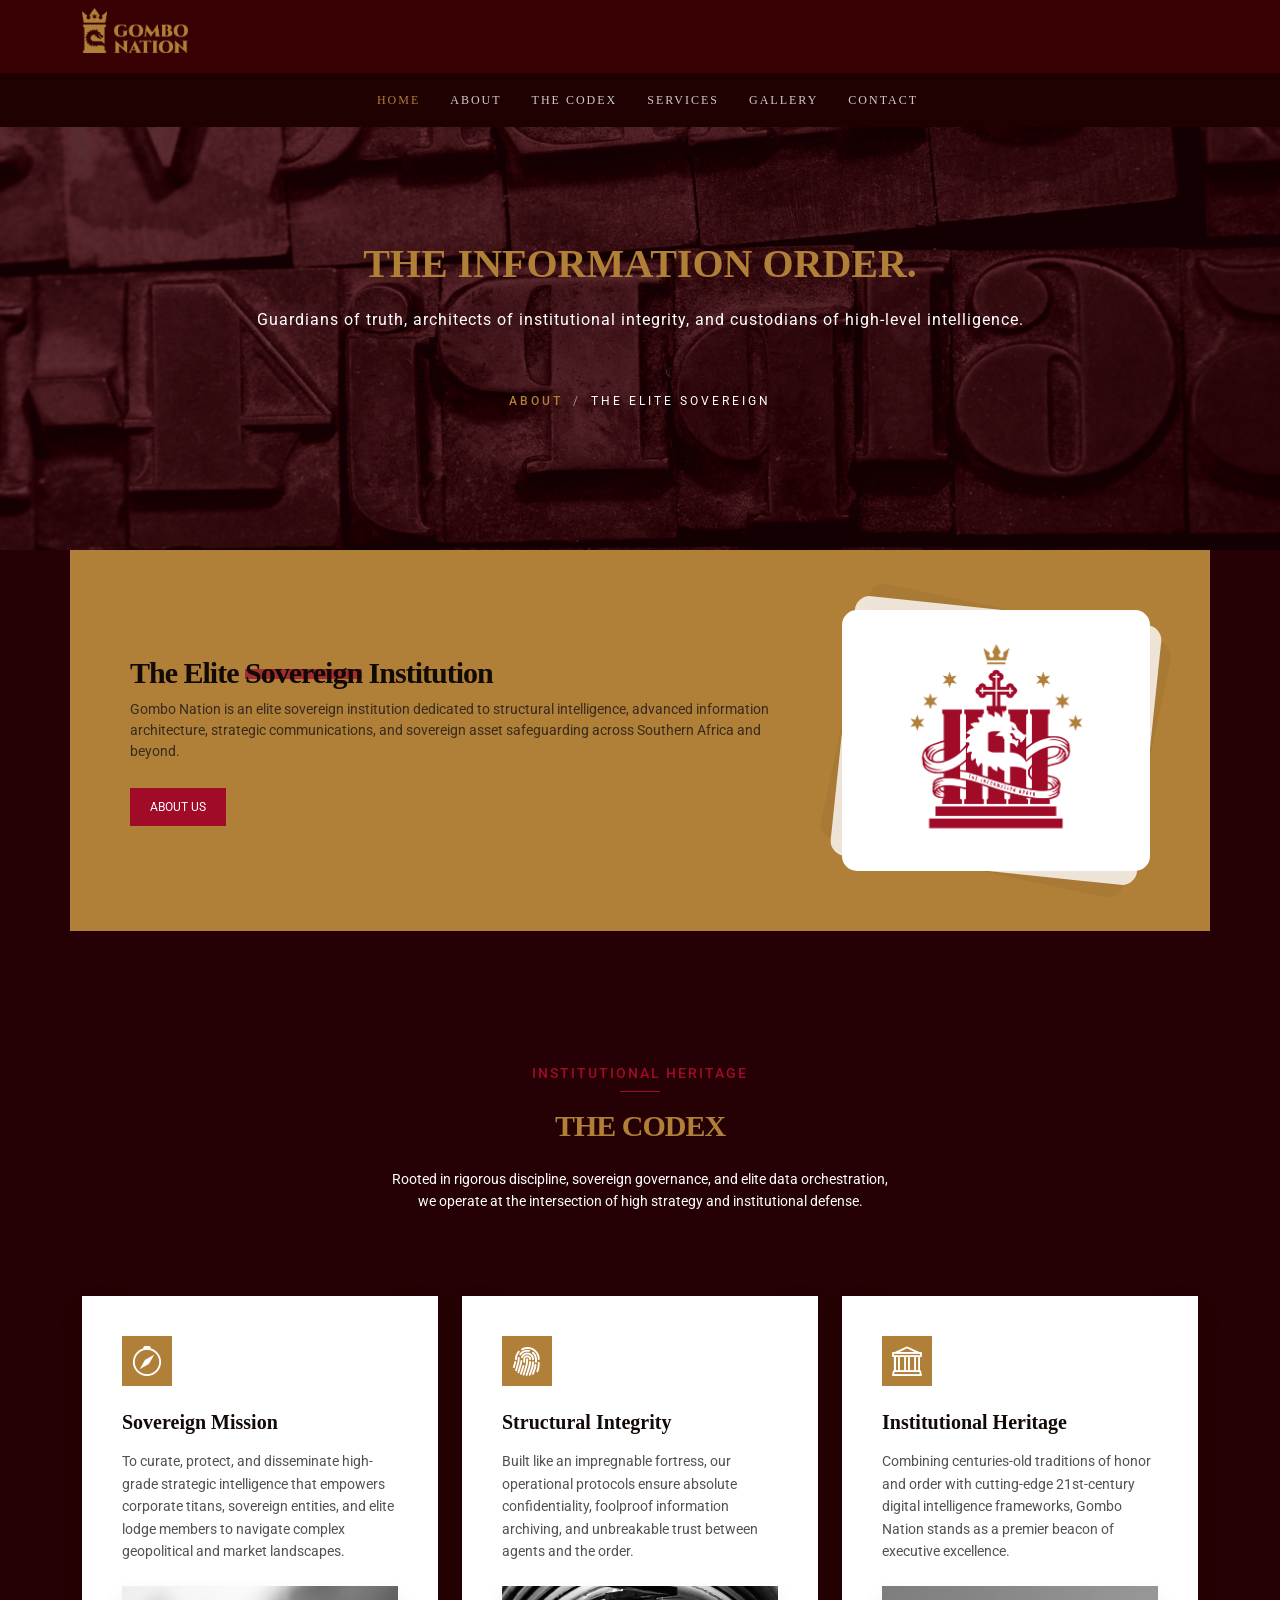
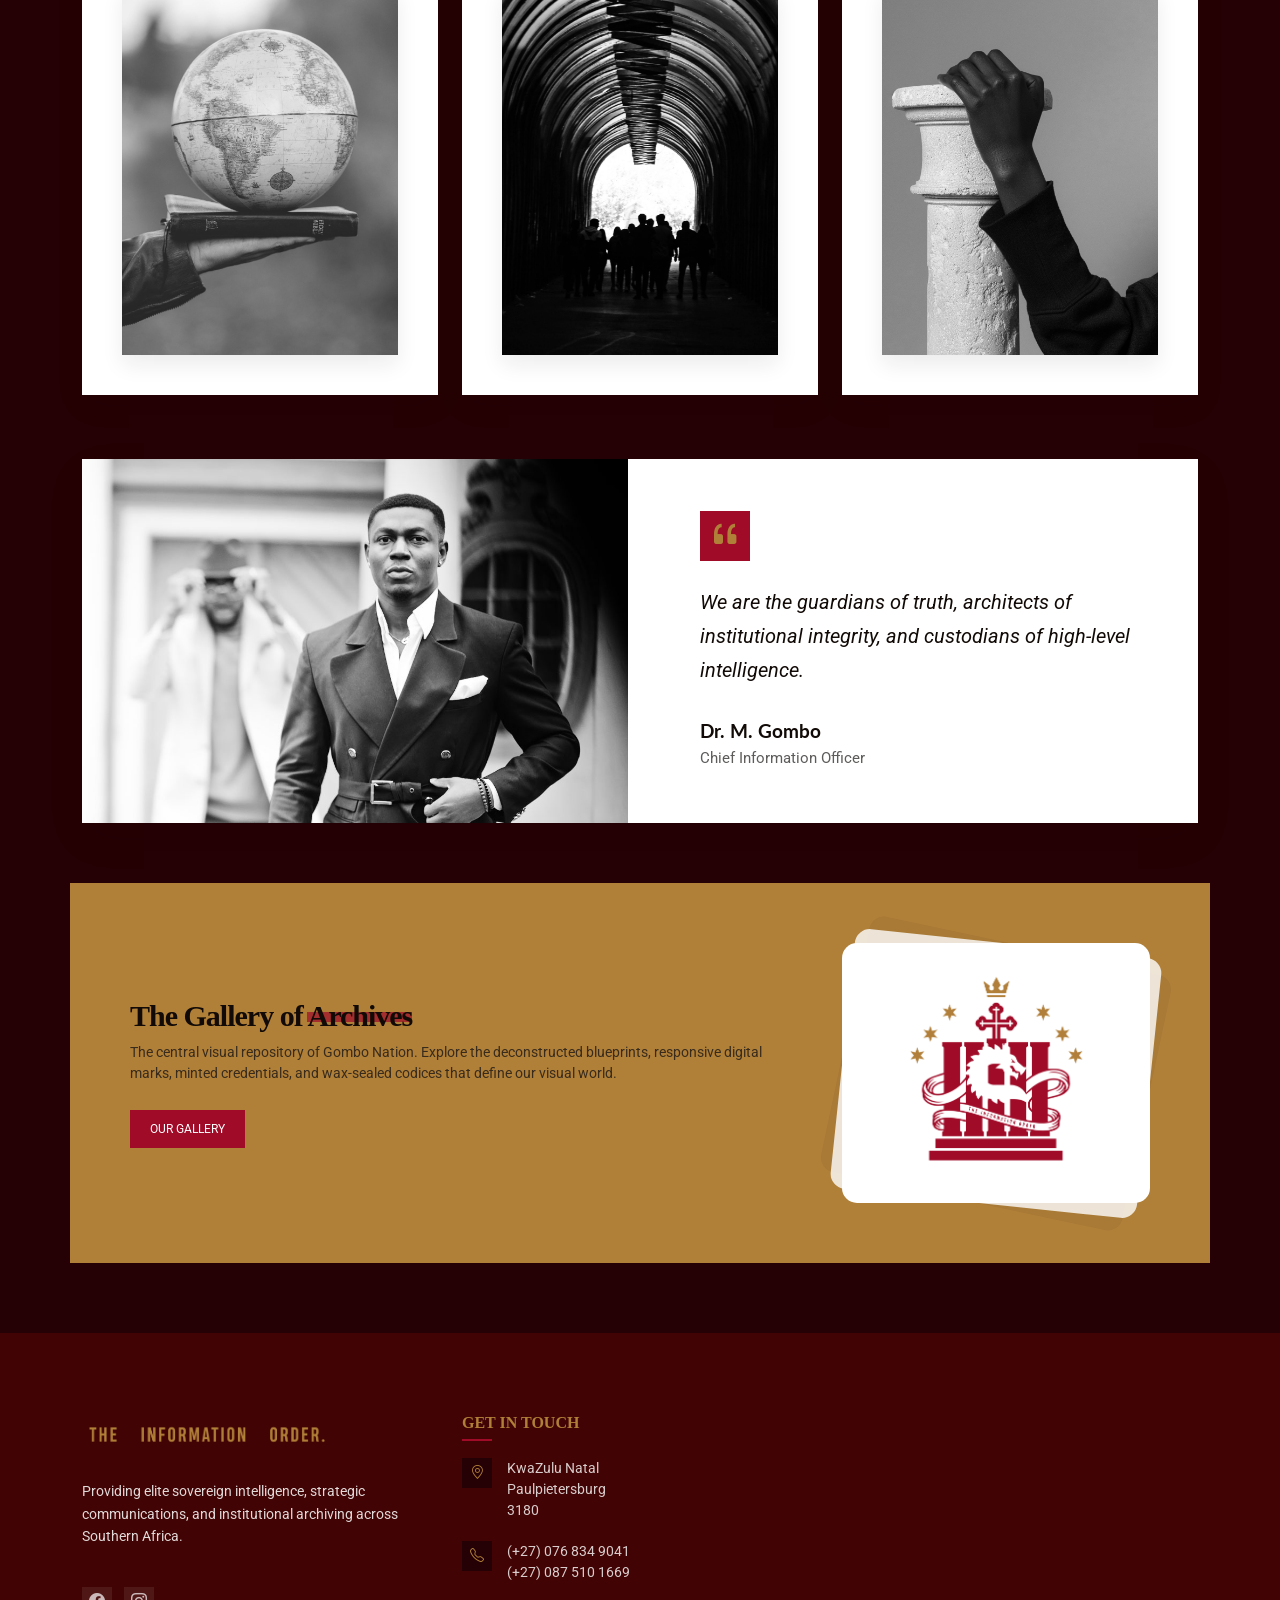
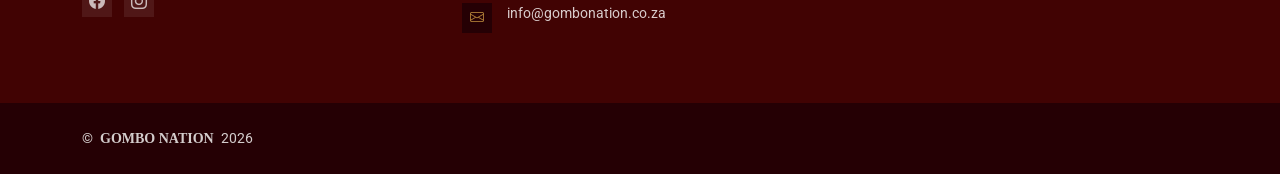
<file: index.html>
<!DOCTYPE html>
<html lang="en">

<head>
  <meta charset="utf-8">
  <meta content="width=device-width, initial-scale=1.0" name="viewport">
  <title>Gombo Nation | The Information Order</title>
  <meta name="www.gombonation.co.za" content="The Information Order. Guardians of truth, architects of institutional integrity, and custodians of high-level intelligence.">
  <meta content="Gombo Nation" name="The Elite Sovereign Institution. Providing elite sovereign intelligence, strategic communications, and institutional archiving.">

  <!-- Favicons -->
  <link href="assets/img/favicon.png" rel="icon">
  <link href="assets/img/apple-touch-icon.png" rel="apple-touch-icon">

  <!-- Fonts -->
  <link href="https://fonts.googleapis.com" rel="preconnect">
  <link href="https://fonts.gstatic.com" rel="preconnect" crossorigin>
  <link href="https://fonts.googleapis.com/css2?family=Roboto:ital,wght@0,100;0,300;0,400;0,500;0,700;0,900;1,100;1,300;1,400;1,500;1,700;1,900&family=Montserrat:ital,wght@0,100;0,200;0,300;0,400;0,500;0,600;0,700;0,800;0,900;1,100;1,200;1,300;1,400;1,500;1,600;1,700;1,800;1,900&family=Lato:ital,wght@0,100;0,300;0,400;0,700;0,900;1,100;1,300;1,400;1,700;1,900&display=swap" rel="stylesheet">

  <!-- Vendor CSS Files -->
  <link href="assets/vendor/bootstrap/css/bootstrap.min.css" rel="stylesheet">
  <link href="assets/vendor/bootstrap-icons/bootstrap-icons.css" rel="stylesheet">
  <link href="assets/vendor/aos/aos.css" rel="stylesheet">
  <link href="assets/vendor/swiper/swiper-bundle.min.css" rel="stylesheet">
  <link href="assets/vendor/glightbox/css/glightbox.min.css" rel="stylesheet">

  <!-- Main CSS File -->
  <link href="assets/css/main.css" rel="stylesheet">

</head>

<body class="index-page">

  <header id="header" class="header fixed-top">
    <div class="container-fluid container-xl position-relative">
      <div class="top-row d-flex align-items-center justify-content-between">
        <a href="index.html" class="logo d-flex align-items-center">
          <img src="assets/img/gombo-nation-web-logo.png" alt="gombo-nation-logo">
        </a>
      </div>
    </div>

    <div class="nav-wrap">
      <div class="container d-flex justify-content-center position-relative">
        <nav id="navmenu" class="navmenu">
          <ul style="text-transform: uppercase;">
            <li><a href="index.html" class="active">Home</a></li>
            <li><a href="about.html">About</a></li>
            <li><a href="the-codex.html">The Codex</a></li>
            <li><a href="services.html">Services</a></li>
            <li><a href="gallery.html">Gallery</a></li>
            <li><a href="contact.html">Contact</a></li>
          </ul>
          <i class="mobile-nav-toggle d-xl-none bi bi-list"></i>
        </nav>
      </div>
    </div>

  </header>

  <main class="main">

    <!-- Page Title -->
    <div class="page-title dark-background" data-aos="fade" style="background-image: url(assets/img/gnation-brand-bg-2.jpg);">
      <div class="container position-relative">
        <h1>The Information Order.</h1>
        <p class="statement">Guardians of truth, architects of institutional integrity, and custodians of high-level intelligence.</p>

        <nav class="breadcrumbs">
          <ol>
            <li><a href="#call-to-action">About</a></li>
            <li class="current">The Elite Sovereign</li>
          </ol>
        </nav>
        
      </div>
    </div><!-- End Page Title -->

    <!-- Call To Action Section -->
    <section id="call-to-action" class="call-to-action section">
      <div class="container" data-aos="zoom-out">
        <div class="row g-5">

          <div class="col-lg-8 col-md-6 content d-flex flex-column justify-content-center order-last order-md-first">
            <h3>The Elite <em>Sovereign</em> Institution</h3>
            <p>Gombo Nation is an elite sovereign institution dedicated to structural intelligence, advanced information architecture, strategic communications, and sovereign asset safeguarding across Southern Africa and beyond.</p>
            <a class="cta-btn align-self-start" href="about.html">About Us</a>
          </div>

          <div class="col-lg-4 col-md-6 order-first order-md-last d-flex align-items-center">
            <div class="img">
              <img src="assets/img/gombo-nation-official-logo-white.png" alt="gombo-nation-logo" class="img-fluid">
            </div>
          </div>

        </div>
      </div>
    </section><!-- /Call To Action Section -->

    <!-- Features Cards Section -->
    <section id="features-cards" class="features-cards section">

      <!-- Section Title -->
      <div class="container section-title" data-aos="fade-up">
        <span class="subtitle">Institutional Heritage</span>
        <h2>The Codex</h2>
        <p style="font-size: 14px;color:#ffffff;">Rooted in rigorous discipline, sovereign governance, and elite data orchestration, we operate at the intersection of high strategy and institutional defense.</p>
      </div><!-- End Section Title -->

      <div class="container" data-aos="fade-up" data-aos-delay="100">

        <div class="row g-4">
          <div class="col-lg-4" data-aos="fade-up" data-aos-delay="150">
            <div class="feature-card">
              <div class="feature-icon">
                <i class="bi bi-compass"></i>
              </div>
              <h3>Sovereign Mission</h3>
              <p>To curate, protect, and disseminate high-grade strategic intelligence that empowers corporate titans, sovereign entities, and elite lodge members to navigate complex geopolitical and market landscapes.</p>
              <!-- <ul class="feature-benefits">
                <li><i class="bi bi-check-circle-fill"></i> Real-time data visualization</li>
                <li><i class="bi bi-check-circle-fill"></i> Customizable widgets</li>
                <li><i class="bi bi-check-circle-fill"></i> Interactive reports</li>
              </ul> -->
              <div class="feature-image">
                <img src="assets/img/the-codex-1.jpg" alt="Dashboard Interface" class="img-fluid" loading="lazy">
              </div>
            </div>
          </div>

          <div class="col-lg-4" data-aos="fade-up" data-aos-delay="200">
            <div class="feature-card">
              <div class="feature-icon">
                <i class="bi bi-fingerprint"></i>
              </div>
              <h3>Structural Integrity</h3>
              <p>Built like an impregnable fortress, our operational protocols ensure absolute confidentiality, foolproof information archiving, and unbreakable trust between agents and the order.</p>
              <!-- <ul class="feature-benefits">
                <li><i class="bi bi-check-circle-fill"></i> Predictive analysis</li>
                <li><i class="bi bi-check-circle-fill"></i> Custom reporting</li>
                <li><i class="bi bi-check-circle-fill"></i> Data exploration</li>
              </ul> -->
              <div class="feature-image">
                <img src="assets/img/the-codex-2.jpg" alt="Analytics Tools" class="img-fluid" loading="lazy">
              </div>
            </div>
          </div>

          <div class="col-lg-4" data-aos="fade-up" data-aos-delay="250">
            <div class="feature-card">
              <div class="feature-icon">
                <i class="bi bi-bank"></i>
              </div>
              <h3>Institutional Heritage</h3>
              <p>Combining centuries-old traditions of honor and order with cutting-edge 21st-century digital intelligence frameworks, Gombo Nation stands as a premier beacon of executive excellence.</p>
              <!-- <ul class="feature-benefits">
                <li><i class="bi bi-check-circle-fill"></i> End-to-end encryption</li>
                <li><i class="bi bi-check-circle-fill"></i> Advanced access control</li>
                <li><i class="bi bi-check-circle-fill"></i> Compliance monitoring</li>
              </ul> -->
              <div class="feature-image">
                <img src="assets/img/the-codex-3.jpg" alt="Security Features" class="img-fluid" loading="lazy">
              </div>
            </div>
          </div>
        </div>

        <div class="feature-testimonial" data-aos="fade-up" data-aos-delay="300">
          <div class="row align-items-center">
            <div class="col-lg-6" data-aos="zoom-in">
              <div class="testimonial-image">
                <img src="assets/img/the-codex-4.jpg" alt="Testimonial" class="img-fluid">
              </div>
            </div>
            <div class="col-lg-6" data-aos="fade-up" data-aos-delay="200">
              <div class="testimonial-content">
                <div class="quote-icon">
                  <i class="bi bi-quote"></i>
                </div>
                <p>We are the guardians of truth, architects of institutional integrity, and custodians of high-level intelligence.</p>
                <div class="testimonial-author">
                  <h4>Dr. M. Gombo</h4>
                  <span>Chief Information Officer</span>
                </div>
              </div>
            </div>
          </div>
        </div>

      </div>

    </section><!-- /Features Cards Section -->

    

    <!-- Call To Action Section -->
    <section id="call-to-action" class="call-to-action section">
      <div class="container" data-aos="zoom-out">
        <div class="row g-5">

          <div class="col-lg-8 col-md-6 content d-flex flex-column justify-content-center order-last order-md-first">
            <h3>The Gallery of <em> Archives</em></h3>
            <p>The central visual repository of Gombo Nation. Explore the deconstructed blueprints, responsive digital marks, minted credentials, and wax-sealed codices that define our visual world.</p>
            <a class="cta-btn align-self-start" href="gallery.html">Our Gallery</a>
          </div>

          <div class="col-lg-4 col-md-6 order-first order-md-last d-flex align-items-center">
            <div class="img">
              <img src="assets/img/gombo-nation-official-logo-white.png" alt="gombo-nation-logo" class="img-fluid">
            </div>
          </div>

        </div>
      </div>
    </section><!-- /Call To Action Section -->

  </main>

  <footer id="footer" class="footer dark-background">

    <div class="container">
      <div class="row gy-5">

        <div class="col-lg-4">
          <div class="footer-content">
            <a href="index.html" class="logo d-flex align-items-center mb-4">
             <img src="assets/img/gnation-tagline.png" alt="gombo-nation-logo">
            </a>
            <p class="mb-4">Providing elite sovereign intelligence, strategic communications, and institutional archiving across Southern Africa.</p>
          
           <div class="social-links">
              <a href="https://facebook.com/gombonation" target="_blank"><i class="bi bi-facebook"></i></a>
              <a href="https://instagram.com/gombonation" target="_blank"><i class="bi bi-instagram"></i></a>
            </div>
          </div>
        </div>

        <div class="col-lg-4">
          <div class="footer-contact">
            <h4>Get in Touch</h4>
            <div class="contact-item">
              <div class="contact-icon">
                <i class="bi bi-geo-alt"></i>
              </div>
              <div class="contact-info">
                <p>KwaZulu Natal<br>Paulpietersburg<br>3180</p>
              </div>
            </div>

            <div class="contact-item">
              <div class="contact-icon">
                <i class="bi bi-telephone"></i>
              </div>
              <div class="contact-info">
                <p>(+27) 076 834 9041</p>
                <p> (+27) 087 510 1669</p>
              </div>
            </div>

            <div class="contact-item">
              <div class="contact-icon">
                <i class="bi bi-envelope"></i>
              </div>
              <div class="contact-info">
                <p>info@gombonation.co.za</p>
              </div>
            </div>

          </div>
        </div>

      </div>
    </div>

    <div class="footer-bottom">
      <div class="container">
        <div class="row align-items-center">
          <div class="col-lg-6">
            <div class="copyright">
              <p>© <strong class="px-1 sitename" style="font-family: Georgia, 'Times New Roman', Times, serif;text-transform: uppercase;">Gombo Nation</strong> <span>2026</span></p>
            </div>
          </div>
        </div>
      </div>
    </div>

  </footer>

  <!-- Scroll Top -->
  <a href="#" id="scroll-top" class="scroll-top d-flex align-items-center justify-content-center"><i class="bi bi-arrow-up-short"></i></a>

  <!-- Preloader -->
  <div id="preloader"></div>

  <!-- Vendor JS Files -->
  <script src="assets/vendor/bootstrap/js/bootstrap.bundle.min.js"></script>
  <script src="assets/vendor/php-email-form/validate.js"></script>
  <script src="assets/vendor/aos/aos.js"></script>
  <script src="assets/vendor/purecounter/purecounter_vanilla.js"></script>
  <script src="assets/vendor/swiper/swiper-bundle.min.js"></script>
  <script src="assets/vendor/imagesloaded/imagesloaded.pkgd.min.js"></script>
  <script src="assets/vendor/isotope-layout/isotope.pkgd.min.js"></script>
  <script src="assets/vendor/glightbox/js/glightbox.min.js"></script>

  <!-- Main JS File -->
  <script src="assets/js/main.js"></script>

</body>

</html>
</file>
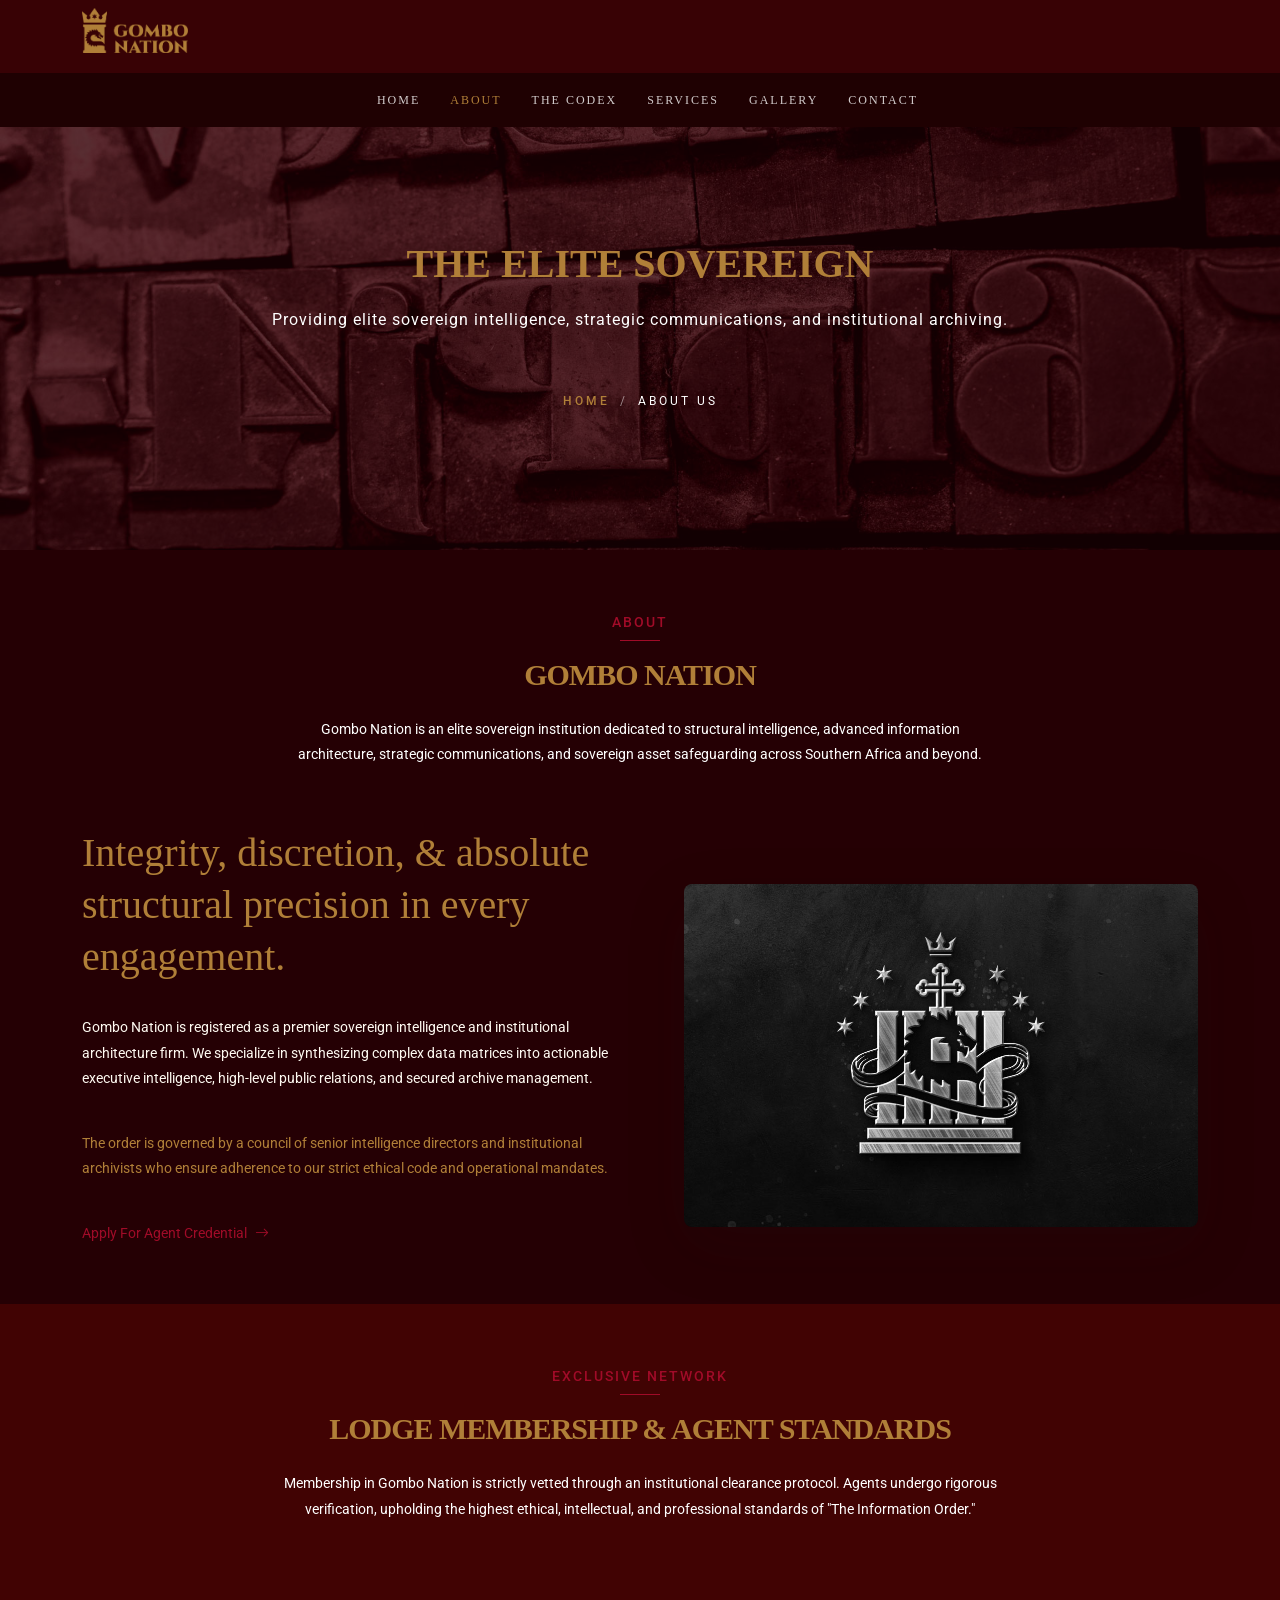
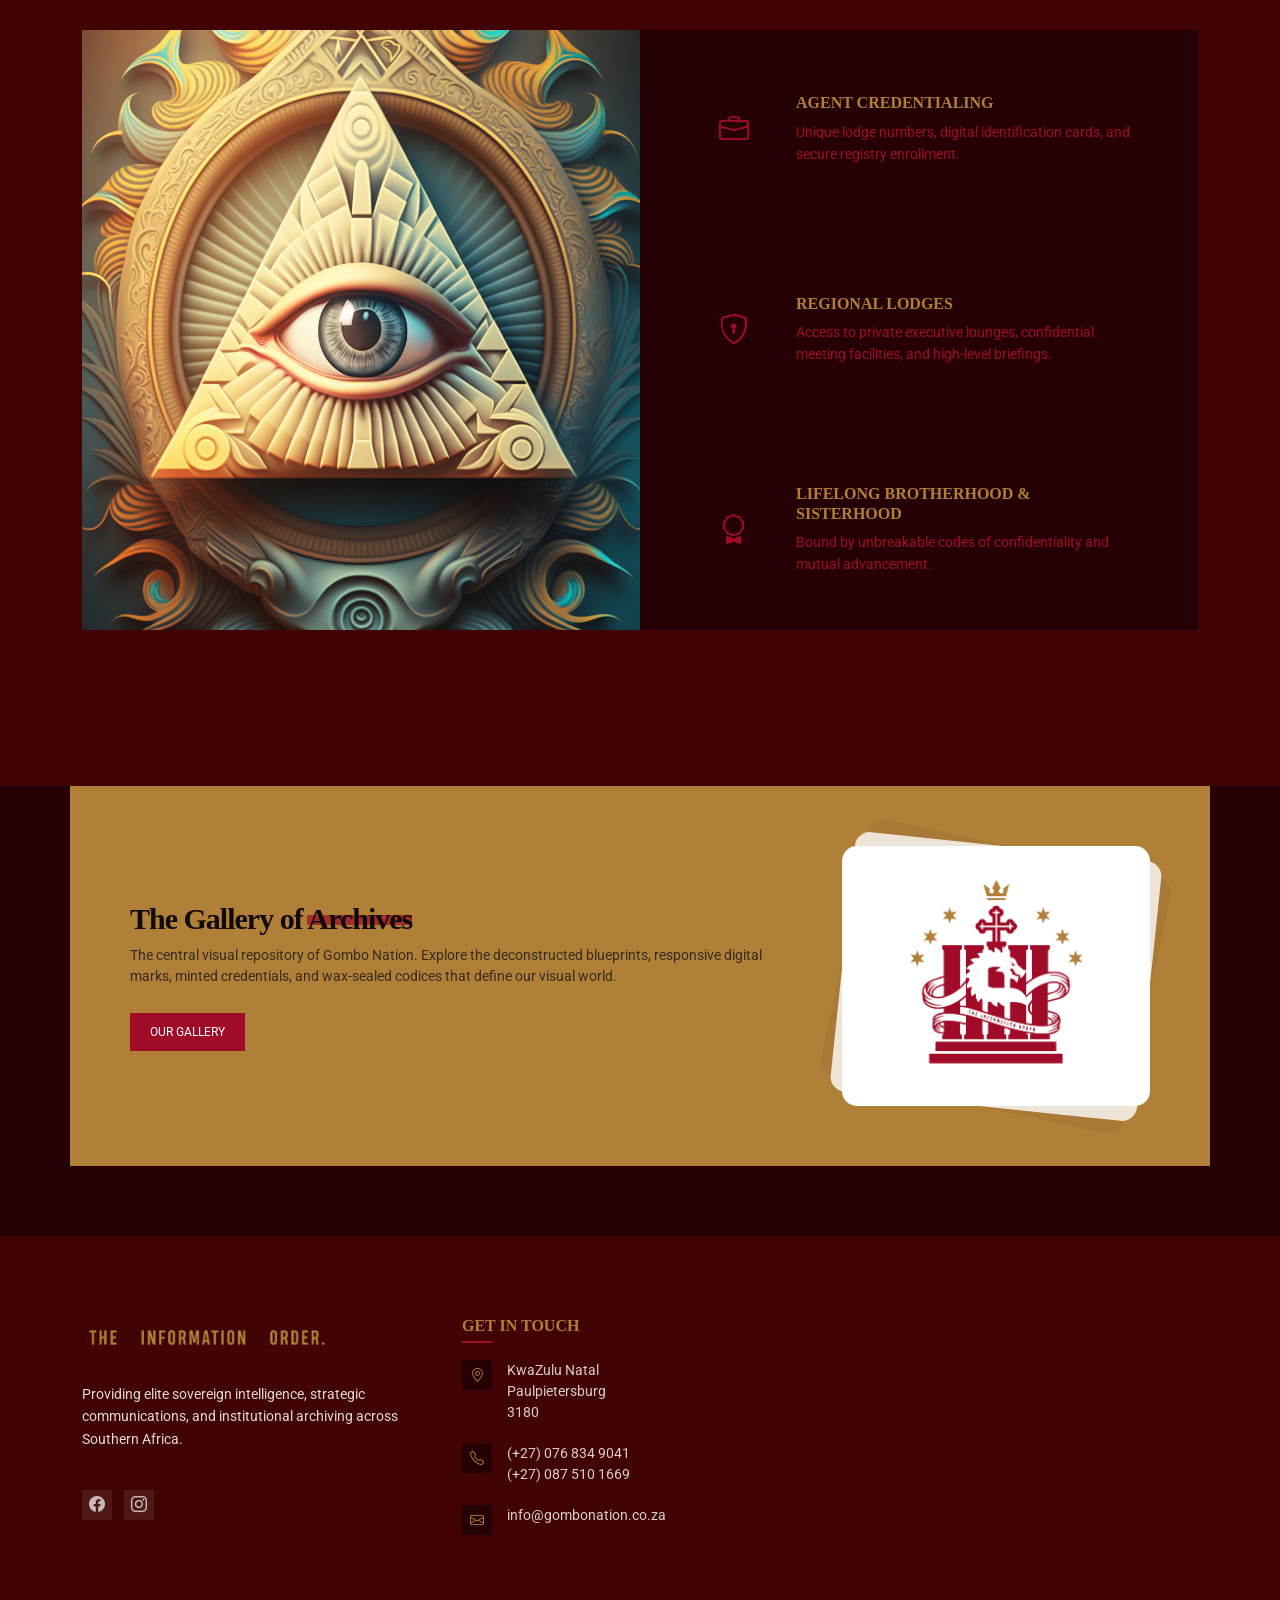
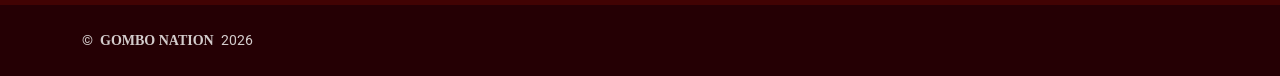
<file: about.html>
<!DOCTYPE html>
<html lang="en">

<head>
  <meta charset="utf-8">
  <meta content="width=device-width, initial-scale=1.0" name="viewport">
  <title>Gombo Nation | About</title>
  <meta name="www.gombonation.co.za" content="The Information Order. Guardians of truth, architects of institutional integrity, and custodians of high-level intelligence.">
  <meta content="Gombo Nation" name="The Elite Sovereign Institution. Providing elite sovereign intelligence, strategic communications, and institutional archiving.">

  <!-- Favicons -->
  <link href="assets/img/favicon.png" rel="icon">
  <link href="assets/img/apple-touch-icon.png" rel="apple-touch-icon">

  <!-- Fonts -->
  <link href="https://fonts.googleapis.com" rel="preconnect">
  <link href="https://fonts.gstatic.com" rel="preconnect" crossorigin>
  <link href="https://fonts.googleapis.com/css2?family=Roboto:ital,wght@0,100;0,300;0,400;0,500;0,700;0,900;1,100;1,300;1,400;1,500;1,700;1,900&family=Montserrat:ital,wght@0,100;0,200;0,300;0,400;0,500;0,600;0,700;0,800;0,900;1,100;1,200;1,300;1,400;1,500;1,600;1,700;1,800;1,900&family=Lato:ital,wght@0,100;0,300;0,400;0,700;0,900;1,100;1,300;1,400;1,700;1,900&display=swap" rel="stylesheet">

  <!-- Vendor CSS Files -->
  <link href="assets/vendor/bootstrap/css/bootstrap.min.css" rel="stylesheet">
  <link href="assets/vendor/bootstrap-icons/bootstrap-icons.css" rel="stylesheet">
  <link href="assets/vendor/aos/aos.css" rel="stylesheet">
  <link href="assets/vendor/swiper/swiper-bundle.min.css" rel="stylesheet">
  <link href="assets/vendor/glightbox/css/glightbox.min.css" rel="stylesheet">

  <!-- Main CSS File -->
  <link href="assets/css/main.css" rel="stylesheet">

</head>

<body class="index-page">

  <header id="header" class="header fixed-top">
    <div class="container-fluid container-xl position-relative">

      <div class="top-row d-flex align-items-center justify-content-between">
        <a href="index.html" class="logo d-flex align-items-center">
          <img src="assets/img/gombo-nation-web-logo.png" alt="gombo-nation-logo">
        </a>

        <!-- <div class="d-flex align-items-center">
         <a href="index.html" class="logo d-flex align-items-center">
          <img src="assets/img/gombo-nation-official-png-logo.png" alt="gombo-nation-logo">
        </a>
        </div> -->

      </div>

    </div>

    <div class="nav-wrap">
      <div class="container d-flex justify-content-center position-relative">
        <nav id="navmenu" class="navmenu">
          <ul>
            <li><a href="index.html">Home</a></li>
            <li><a href="about.html" class="active">About</a></li>
            <li><a href="the-codex.html">The Codex</a></li>
            <li><a href="services.html">Services</a></li>
            <li><a href="gallery.html">Gallery</a></li>
            <li><a href="contact.html">Contact</a></li>
          </ul>
          <i class="mobile-nav-toggle d-xl-none bi bi-list"></i>
        </nav>
      </div>
    </div>

  </header>

  <main class="main">

    <!-- Page Title -->
    <div class="page-title dark-background" data-aos="fade" style="background-image: url(assets/img/gnation-brand-bg-2.jpg);">
      <div class="container position-relative">
        <h1>The Elite Sovereign</h1>
        <p>Providing elite sovereign intelligence, strategic communications, and institutional archiving.</p>
        
        <nav class="breadcrumbs">
          <ol>
            <li><a href="index.html">Home</a></li>
            <li class="current">About Us</li>
          </ol>
        </nav>

      </div>
    </div><!-- End Page Title -->

    <!-- About Section -->
    <section id="about" class="about section">

      <!-- Section Title -->
      <div class="container section-title" data-aos="fade-up">
        <span class="subtitle">About</span>
        <h2 style="color:#b07f38;">Gombo Nation</h2>
        <p style="font-size: 14px;color:#ffffff;">Gombo Nation is an elite sovereign institution dedicated to structural intelligence, advanced information architecture, strategic communications, and sovereign asset safeguarding across Southern Africa and beyond.</p>
      </div><!-- End Section Title -->

      <div class="container" data-aos="fade-up" data-aos-delay="100">

        <div class="row align-items-center">
          <div class="col-lg-6" data-aos="fade-right" data-aos-delay="200">
            <div class="content">
              <h2>Integrity, discretion, & absolute structural precision in every engagement.</h2>
              <p class="lead">Gombo Nation is registered as a premier sovereign intelligence and institutional architecture firm. We specialize in synthesizing complex data matrices into actionable executive intelligence, high-level public relations, and secured archive management.</p>
              <p>The order is governed by a council of senior intelligence directors and institutional archivists who ensure adherence to our strict ethical code and operational mandates.</p>
             
              <div class="cta-wrapper">
                <a href="mailto:info@gombonation.co.za" class="btn-link">
                  Apply For Agent Credential
                  <i class="bi bi-arrow-right"></i>
                </a>
              </div>
            </div>
          </div>

          <div class="col-lg-6" data-aos="fade-left" data-aos-delay="300">
            <div class="image-wrapper">
              <img src="assets/img/about-1.jpg" alt="About us" class="img-fluid">
            </div>
          </div>
        </div>

      </div>

    </section><!-- /About Section -->

    <!-- Services Section -->
    <section id="services" class="services section">

      <!-- Section Title -->
      <div class="container section-title" data-aos="fade-up">
        <span class="subtitle">Exclusive Network</span>
        <h2 style="color:#b07f38;">Lodge Membership & Agent Standards</h2>
        <p style="color:#ffffff;">Membership in Gombo Nation is strictly vetted through an institutional clearance protocol. Agents undergo rigorous verification, upholding the highest ethical, intellectual, and professional standards of "The Information Order."</p>
      </div><!-- End Section Title -->

      <div class="container" data-aos="fade-up" data-aos-delay="100">

        <div class="services-showcase mt-5">
          <div class="row g-0">
            <div class="col-lg-6">
              <div class="featured-service" data-aos="fade-right" data-aos-delay="200">
                <div class="service-image">
                  <img src="assets/img/network-1.jpg" alt="Featured Service" class="img-fluid">
                </div>
                <div class="service-overlay">
                  <div class="overlay-content">
                    <h3>The Order Transformation</h3>
                    <p>Rooted in rigorous discipline, sovereign governance, and elite data orchestration, we operate at the intersection of high strategy and institutional defense.</p>
                    <a href="mailto:info@gombonation.co.za" class="service-link">
                      <span>Apply For Agent Credential</span>
                      <i class="bi bi-arrow-right"></i>
                    </a>
                  </div>
                </div>
              </div>
            </div>
            <div class="col-lg-6">
              <div class="services-list">

                <div class="service-item" data-aos="fade-left" data-aos-delay="100">
                  <div class="service-icon">
                    <i class="bi bi-briefcase"></i>
                  </div>
                  <div class="service-content">
                    <h4><a href="#">Agent Credentialing</a></h4>
                    <p>Unique lodge numbers, digital identification cards, and secure registry enrollment.</p>
                  </div>
                </div>

                <div class="service-item" data-aos="fade-left" data-aos-delay="200">
                  <div class="service-icon">
                    <i class="bi bi-shield-lock"></i>
                  </div>
                  <div class="service-content">
                    <h4><a href="service-details.html">Regional Lodges</a></h4>
                    <p>Access to private executive lounges, confidential meeting facilities, and high-level briefings.</p>
                  </div>
                </div>

                <div class="service-item" data-aos="fade-left" data-aos-delay="300">
                  <div class="service-icon">
                    <i class="bi bi-award"></i>
                  </div>
                  <div class="service-content">
                    <h4><a href="service-details.html">Lifelong Brotherhood & Sisterhood</a></h4>
                    <p>Bound by unbreakable codes of confidentiality and mutual advancement.</p>
                  </div>
                </div>

              </div>
            </div>
          </div>
        </div>

      </div>

    </section><!-- /Services Section -->

    <!-- Call To Action Section -->
    <section id="call-to-action" class="call-to-action section">
      <div class="container" data-aos="zoom-out">
        <div class="row g-5">

          <div class="col-lg-8 col-md-6 content d-flex flex-column justify-content-center order-last order-md-first">
            <h3>The Gallery of <em> Archives</em></h3>
            <p>The central visual repository of Gombo Nation. Explore the deconstructed blueprints, responsive digital marks, minted credentials, and wax-sealed codices that define our visual world.</p>
            <a class="cta-btn align-self-start" href="gallery.html">Our Gallery</a>
          </div>

          <div class="col-lg-4 col-md-6 order-first order-md-last d-flex align-items-center">
            <div class="img">
              <img src="assets/img/gombo-nation-official-logo-white.png" alt="gombo-nation-logo" class="img-fluid">
            </div>
          </div>

        </div>
      </div>
    </section><!-- /Call To Action Section -->

  </main>

  <footer id="footer" class="footer dark-background">

    <div class="container">
      <div class="row gy-5">

        <div class="col-lg-4">
          <div class="footer-content">
            <a href="index.html" class="logo d-flex align-items-center mb-4">
             <img src="assets/img/gnation-tagline.png" alt="gombo-nation-logo">
            </a>
            <p class="mb-4">Providing elite sovereign intelligence, strategic communications, and institutional archiving across Southern Africa.</p>
          
           <div class="social-links">
              <a href="https://facebook.com/gombonation" target="_blank"><i class="bi bi-facebook"></i></a>
              <a href="https://instagram.com/gombonation" target="_blank"><i class="bi bi-instagram"></i></a>
            </div>
          </div>
        </div>

        <div class="col-lg-4">
          <div class="footer-contact">
            <h4>Get in Touch</h4>
            <div class="contact-item">
              <div class="contact-icon">
                <i class="bi bi-geo-alt"></i>
              </div>
              <div class="contact-info">
                <p>KwaZulu Natal<br>Paulpietersburg<br>3180</p>
              </div>
            </div>

            <div class="contact-item">
              <div class="contact-icon">
                <i class="bi bi-telephone"></i>
              </div>
              <div class="contact-info">
                <p>(+27) 076 834 9041</p>
                <p> (+27) 087 510 1669</p>
              </div>
            </div>

            <div class="contact-item">
              <div class="contact-icon">
                <i class="bi bi-envelope"></i>
              </div>
              <div class="contact-info">
                <p>info@gombonation.co.za</p>
              </div>
            </div>

          </div>
        </div>

      </div>
    </div>

    <div class="footer-bottom">
      <div class="container">
        <div class="row align-items-center">
          <div class="col-lg-6">
            <div class="copyright">
              <p>© <strong class="px-1 sitename" style="font-family: Georgia, 'Times New Roman', Times, serif;text-transform: uppercase;">Gombo Nation</strong> <span>2026</span></p>
            </div>
          </div>
        </div>
      </div>
    </div>

  </footer>

  <!-- Scroll Top -->
  <a href="#" id="scroll-top" class="scroll-top d-flex align-items-center justify-content-center"><i class="bi bi-arrow-up-short"></i></a>

  <!-- Preloader -->
  <div id="preloader"></div>

  <!-- Vendor JS Files -->
  <script src="assets/vendor/bootstrap/js/bootstrap.bundle.min.js"></script>
  <script src="assets/vendor/php-email-form/validate.js"></script>
  <script src="assets/vendor/aos/aos.js"></script>
  <script src="assets/vendor/purecounter/purecounter_vanilla.js"></script>
  <script src="assets/vendor/swiper/swiper-bundle.min.js"></script>
  <script src="assets/vendor/imagesloaded/imagesloaded.pkgd.min.js"></script>
  <script src="assets/vendor/isotope-layout/isotope.pkgd.min.js"></script>
  <script src="assets/vendor/glightbox/js/glightbox.min.js"></script>

  <!-- Main JS File -->
  <script src="assets/js/main.js"></script>

</body>

</html>
</file>
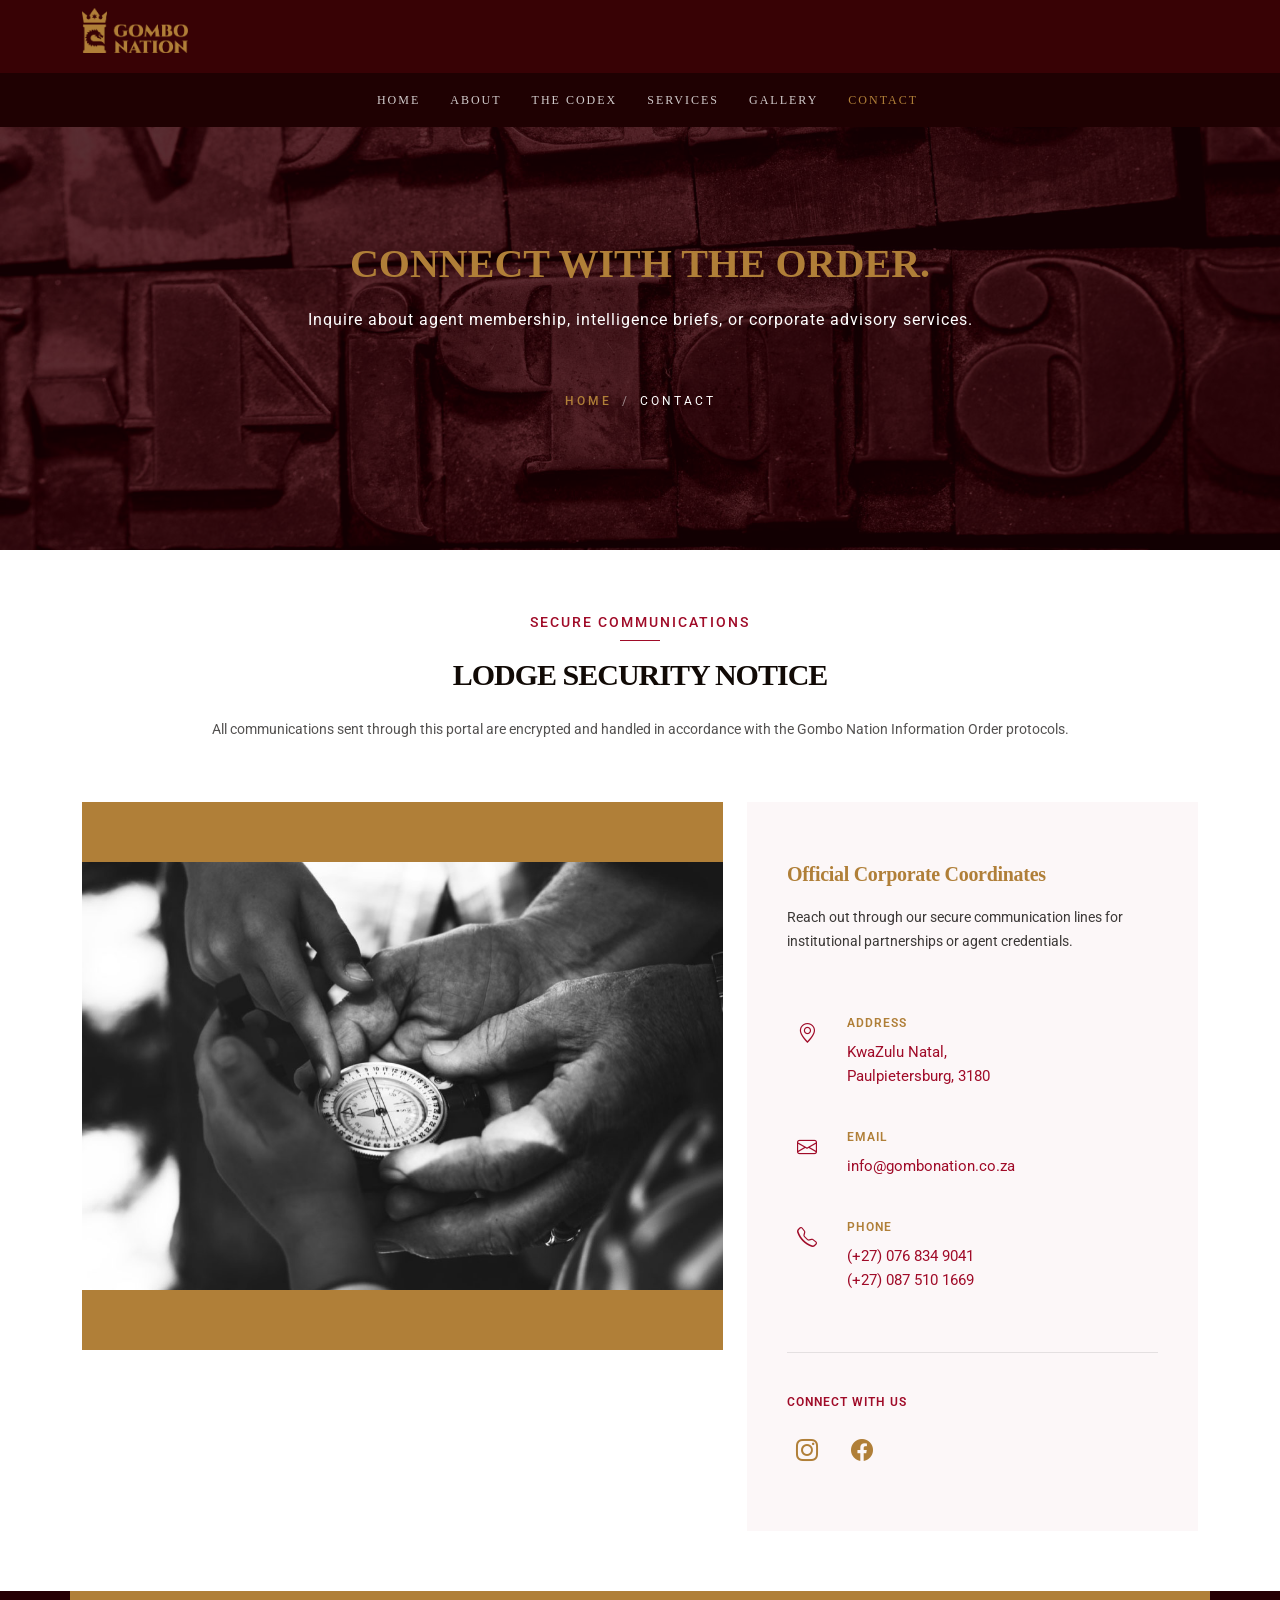
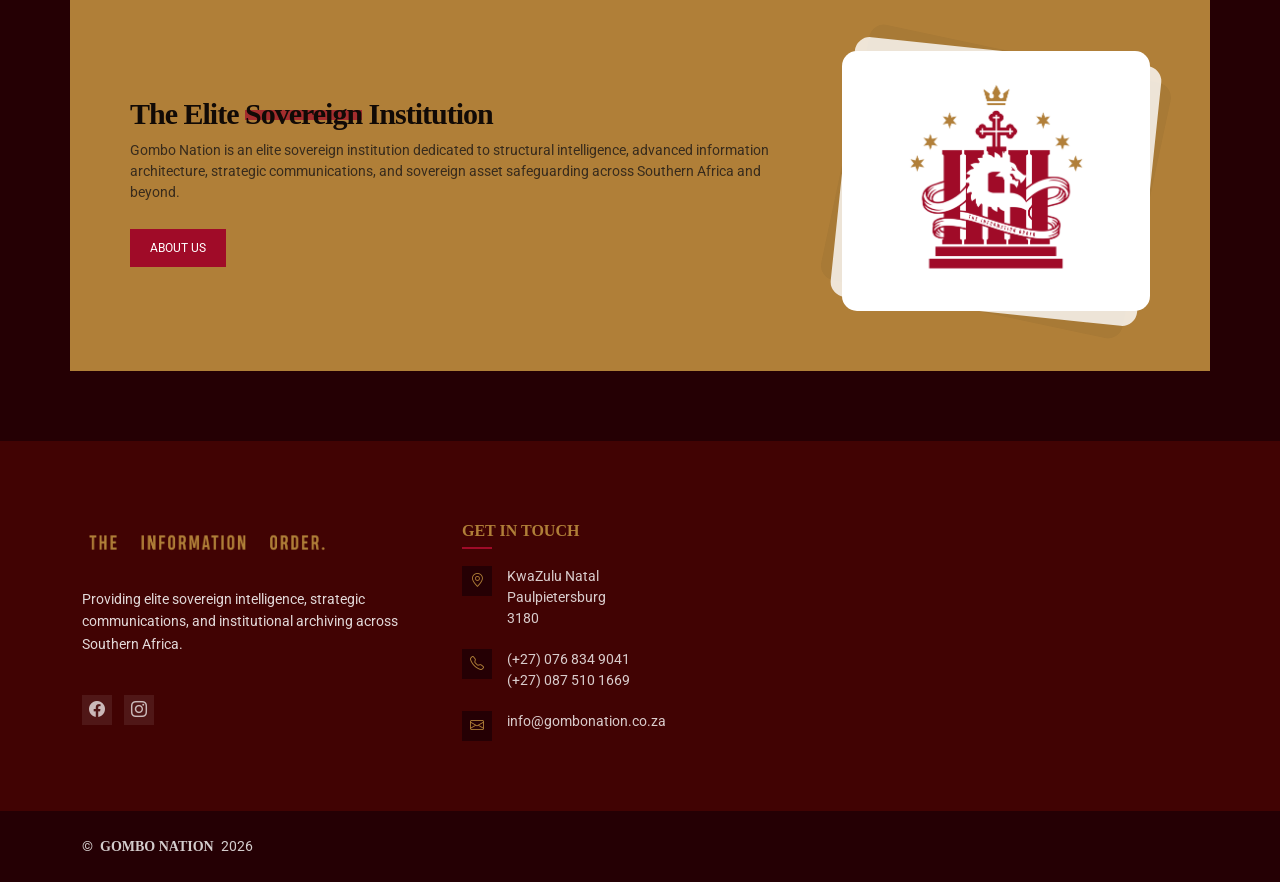
<file: contact.html>
<!DOCTYPE html>
<html lang="en">

<head>
  <meta charset="utf-8">
  <meta content="width=device-width, initial-scale=1.0" name="viewport">
  <title>Gombo Nation | Connect With The Order</title>
  <meta name="www.gombonation.co.za" content="The Information Order. Guardians of truth, architects of institutional integrity, and custodians of high-level intelligence.">
  <meta content="Gombo Nation" name="The Elite Sovereign Institution. Providing elite sovereign intelligence, strategic communications, and institutional archiving.">

  <!-- Favicons -->
  <link href="assets/img/favicon.png" rel="icon">
  <link href="assets/img/apple-touch-icon.png" rel="apple-touch-icon">

  <!-- Fonts -->
  <link href="https://fonts.googleapis.com" rel="preconnect">
  <link href="https://fonts.gstatic.com" rel="preconnect" crossorigin>
  <link href="https://fonts.googleapis.com/css2?family=Roboto:ital,wght@0,100;0,300;0,400;0,500;0,700;0,900;1,100;1,300;1,400;1,500;1,700;1,900&family=Montserrat:ital,wght@0,100;0,200;0,300;0,400;0,500;0,600;0,700;0,800;0,900;1,100;1,200;1,300;1,400;1,500;1,600;1,700;1,800;1,900&family=Lato:ital,wght@0,100;0,300;0,400;0,700;0,900;1,100;1,300;1,400;1,700;1,900&display=swap" rel="stylesheet">

  <!-- Vendor CSS Files -->
  <link href="assets/vendor/bootstrap/css/bootstrap.min.css" rel="stylesheet">
  <link href="assets/vendor/bootstrap-icons/bootstrap-icons.css" rel="stylesheet">
  <link href="assets/vendor/aos/aos.css" rel="stylesheet">
  <link href="assets/vendor/swiper/swiper-bundle.min.css" rel="stylesheet">
  <link href="assets/vendor/glightbox/css/glightbox.min.css" rel="stylesheet">

  <!-- Main CSS File -->
  <link href="assets/css/main.css" rel="stylesheet">

</head>

<body class="index-page">

  <header id="header" class="header fixed-top">
    <div class="container-fluid container-xl position-relative">

      <div class="top-row d-flex align-items-center justify-content-between">
        <a href="index.html" class="logo d-flex align-items-center">
          <img src="assets/img/gombo-nation-web-logo.png" alt="gombo-nation-logo">
        </a>
      </div>

    </div>

    <div class="nav-wrap">
      <div class="container d-flex justify-content-center position-relative">
        <nav id="navmenu" class="navmenu">
          <ul>
            <li><a href="index.html">Home</a></li>
            <li><a href="about.html">About</a></li>
            <li><a href="the-codex.html">The Codex</a></li>
            <li><a href="services.html">Services</a></li>
            <li><a href="gallery.html">Gallery</a></li>
            <li><a href="contact.html" class="active">Contact</a></li>
          </ul>
          <i class="mobile-nav-toggle d-xl-none bi bi-list"></i>
        </nav>
      </div>
    </div>

  </header>

  <main class="main">

   <!-- Page Title -->
    <div class="page-title dark-background" data-aos="fade" style="background-image: url(assets/img/gnation-brand-bg-2.jpg);">
      <div class="container position-relative">
        <h1>Connect With The Order.</h1>
        <p>Inquire about agent membership, intelligence briefs, or corporate advisory services.</p>

        <nav class="breadcrumbs">
          <ol>
            <li><a href="index.html">Home</a></li>
            <li class="current">Contact</li>
          </ol>
        </nav>

      </div>
    </div><!-- End Page Title -->

    <!-- Contact Section -->
    <section id="contact" class="contact section">
      <!-- Section Title -->
      <div class="container section-title" data-aos="fade-up">
        <span class="subtitle">Secure Communications</span>
        <h2>Lodge Security Notice</h2>
        <p>All communications sent through this portal are encrypted and handled in accordance with the Gombo Nation Information Order protocols.</p>
      </div><!-- End Section Title -->

      <div class="container" data-aos="fade-up" data-aos-delay="100">
        <div class="row align-items-stretch">
          <div class="col-lg-7 order-lg-1 order-2" data-aos="fade-right" data-aos-delay="200">

            <div class="contact-form-container">
              <div class="image-wrapper">
              <img src="assets/img/about-2.jpg" alt="About us" class="img-fluid">
              </div>     
            </div>

          </div>

          <div class="col-lg-5 order-lg-2 order-1" data-aos="fade-left" data-aos-delay="300">
            <div class="contact-sidebar">
              <div class="contact-header">
                <h3>Official Corporate Coordinates</h3>
                <p>Reach out through our secure communication lines for institutional partnerships or agent credentials.</p>
              </div>

              <div class="contact-methods">
                <div class="contact-method" data-aos="fade-in" data-aos-delay="350">
                  <div class="contact-icon">
                    <i class="bi bi-geo-alt"></i>
                  </div>
                  <div class="contact-details">
                    <span class="method-label">Address</span>
                    <p><a href="#">KwaZulu Natal, <br>Paulpietersburg, 3180</a></p>
                  </div>
                </div>

                <div class="contact-method" data-aos="fade-in" data-aos-delay="400">
                  <div class="contact-icon">
                    <i class="bi bi-envelope"></i>
                  </div>
                  <div class="contact-details">
                    <span class="method-label">Email</span>
                    <p><a href="mailto:info@gombonation.co.za">info@gombonation.co.za</a></p>
                  </div>
                </div>

                <div class="contact-method" data-aos="fade-in" data-aos-delay="450">
                  <div class="contact-icon">
                    <i class="bi bi-telephone"></i>
                  </div>
                  <div class="contact-details">
                    <span class="method-label">Phone</span>
                    <p><a href="tel:+27768349041">(+27) 076 834 9041</a></p>
                    <p><a href="tel:+27875101669">(+27) 087 510 1669</a></p>
                    <p></p>
                    <p></p>
                  </div>
                </div>

              </div>

              <div class="connect-section" data-aos="fade-up" data-aos-delay="550">
                <span class="connect-label">Connect with us</span>
                <div class="social-links">
                  <a href="https://instagram.com/gombonation" target="_blank" class="social-link">
                    <i class="bi bi-instagram"></i>
                  </a>
                  <a href="https://facebook.com/gombonation" target="_blank" class="social-link">
                    <i class="bi bi-facebook"></i>
                  </a>
                </div>
              </div>
            </div>
          </div>
        </div>
      </div>
    </section><!-- /Contact Section -->

    <!-- Call To Action Section -->
    <section id="call-to-action" class="call-to-action section">
      <div class="container" data-aos="zoom-out">
        <div class="row g-5">

          <div class="col-lg-8 col-md-6 content d-flex flex-column justify-content-center order-last order-md-first">
            <h3>The Elite <em>Sovereign</em> Institution</h3>
            <p>Gombo Nation is an elite sovereign institution dedicated to structural intelligence, advanced information architecture, strategic communications, and sovereign asset safeguarding across Southern Africa and beyond.</p>
            <a class="cta-btn align-self-start" href="about.html">About Us</a>
          </div>

          <div class="col-lg-4 col-md-6 order-first order-md-last d-flex align-items-center">
            <div class="img">
              <img src="assets/img/gombo-nation-official-logo-white.png" alt="gombo-nation-logo" class="img-fluid">
            </div>
          </div>

        </div>
      </div>
    </section><!-- /Call To Action Section -->

  </main>

  <footer id="footer" class="footer dark-background">

    <div class="container">
      <div class="row gy-5">

        <div class="col-lg-4">
          <div class="footer-content">
            <a href="index.html" class="logo d-flex align-items-center mb-4">
             <img src="assets/img/gnation-tagline.png" alt="gombo-nation-logo">
            </a>
            <p class="mb-4">Providing elite sovereign intelligence, strategic communications, and institutional archiving across Southern Africa.</p>
          
           <div class="social-links">
              <a href="https://facebook.com/gombonation" target="_blank"><i class="bi bi-facebook"></i></a>
              <a href="https://instagram.com/gombonation" target="_blank"><i class="bi bi-instagram"></i></a>
            </div>
          </div>
        </div>

        <div class="col-lg-4">
          <div class="footer-contact">
            <h4>Get in Touch</h4>
            <div class="contact-item">
              <div class="contact-icon">
                <i class="bi bi-geo-alt"></i>
              </div>
              <div class="contact-info">
                <p>KwaZulu Natal<br>Paulpietersburg<br>3180</p>
              </div>
            </div>

            <div class="contact-item">
              <div class="contact-icon">
                <i class="bi bi-telephone"></i>
              </div>
              <div class="contact-info">
                <p>(+27) 076 834 9041</p>
                <p> (+27) 087 510 1669</p>
              </div>
            </div>

            <div class="contact-item">
              <div class="contact-icon">
                <i class="bi bi-envelope"></i>
              </div>
              <div class="contact-info">
                <p>info@gombonation.co.za</p>
              </div>
            </div>

          </div>
        </div>

      </div>
    </div>

    <div class="footer-bottom">
      <div class="container">
        <div class="row align-items-center">
          <div class="col-lg-6">
            <div class="copyright">
              <p>© <strong class="px-1 sitename" style="font-family: Georgia, 'Times New Roman', Times, serif;text-transform: uppercase;">Gombo Nation</strong> <span>2026</span></p>
            </div>
          </div>
        </div>
      </div>
    </div>

  </footer>

  <!-- Scroll Top -->
  <a href="#" id="scroll-top" class="scroll-top d-flex align-items-center justify-content-center"><i class="bi bi-arrow-up-short"></i></a>

  <!-- Preloader -->
  <div id="preloader"></div>

  <!-- Vendor JS Files -->
  <script src="assets/vendor/bootstrap/js/bootstrap.bundle.min.js"></script>
  <script src="assets/vendor/php-email-form/validate.js"></script>
  <script src="assets/vendor/aos/aos.js"></script>
  <script src="assets/vendor/purecounter/purecounter_vanilla.js"></script>
  <script src="assets/vendor/swiper/swiper-bundle.min.js"></script>
  <script src="assets/vendor/imagesloaded/imagesloaded.pkgd.min.js"></script>
  <script src="assets/vendor/isotope-layout/isotope.pkgd.min.js"></script>
  <script src="assets/vendor/glightbox/js/glightbox.min.js"></script>

  <!-- Main JS File -->
  <script src="assets/js/main.js"></script>

</body>

</html>
</file>
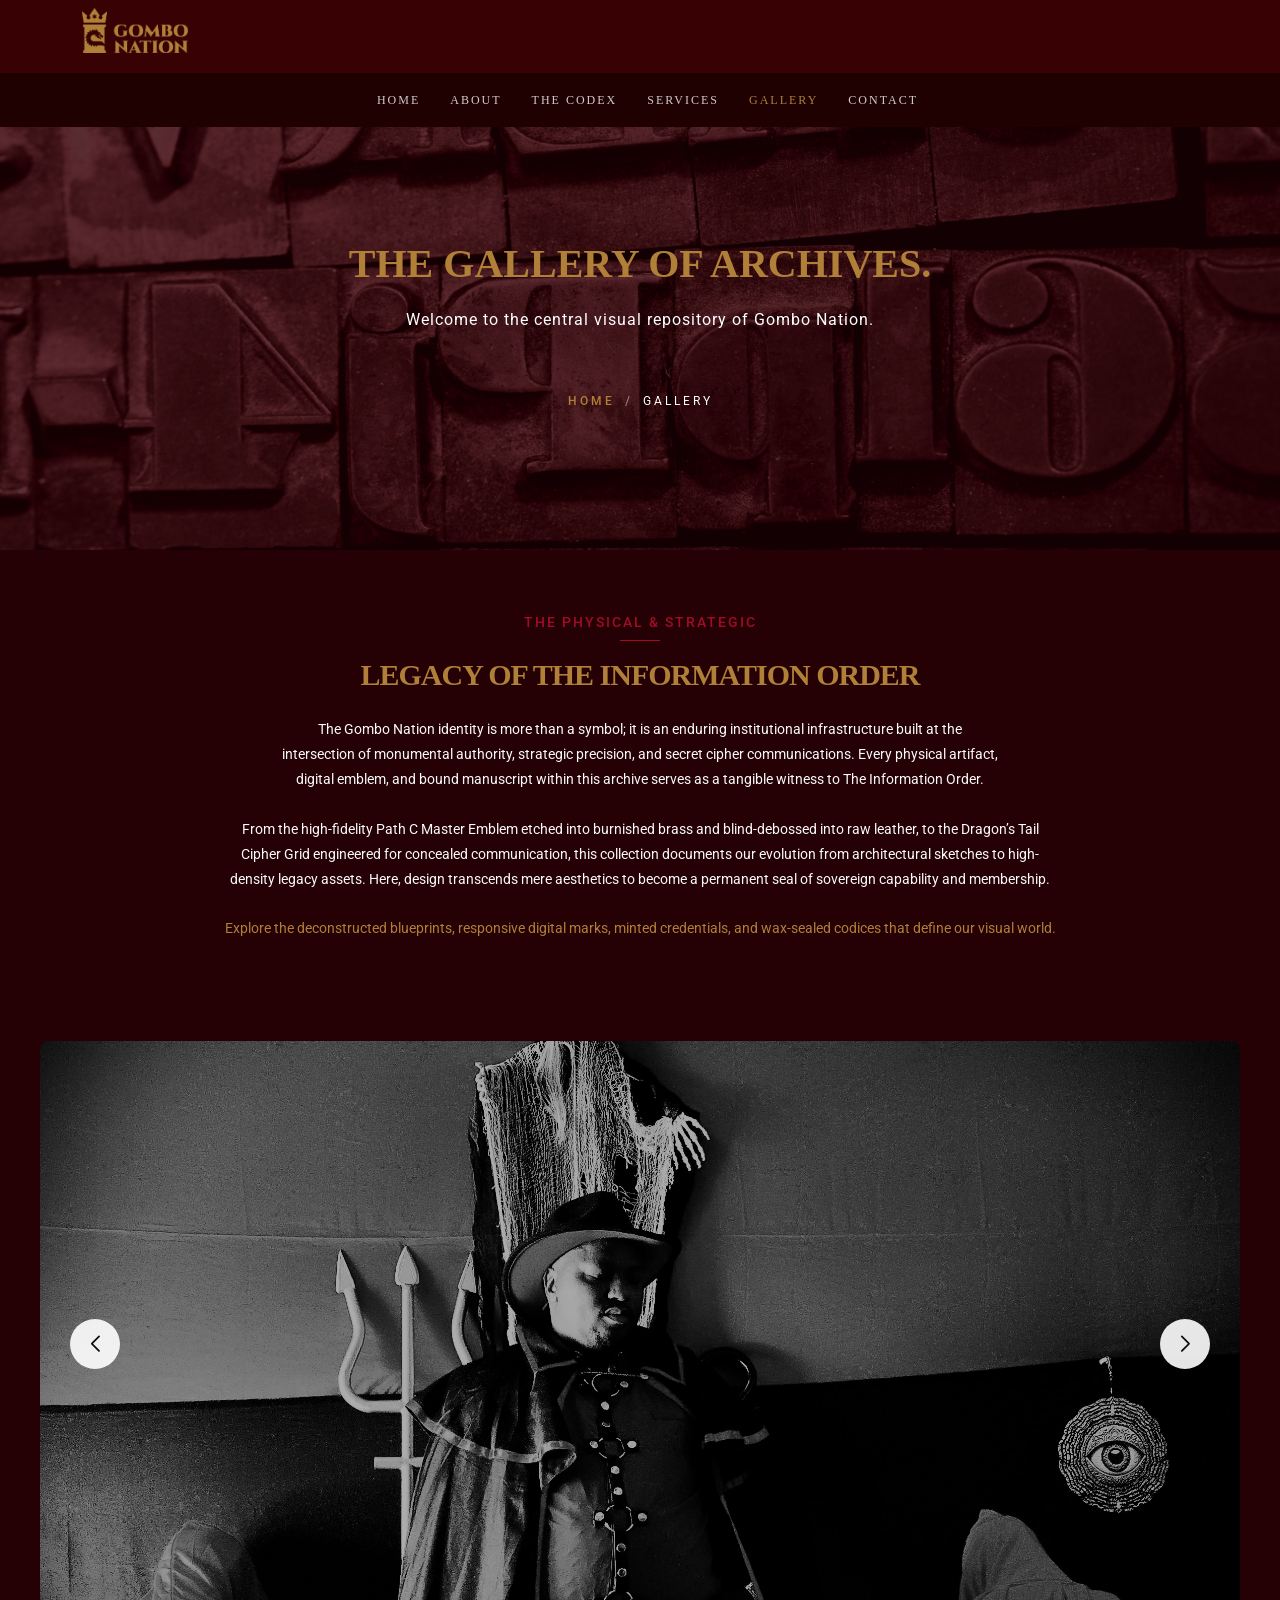
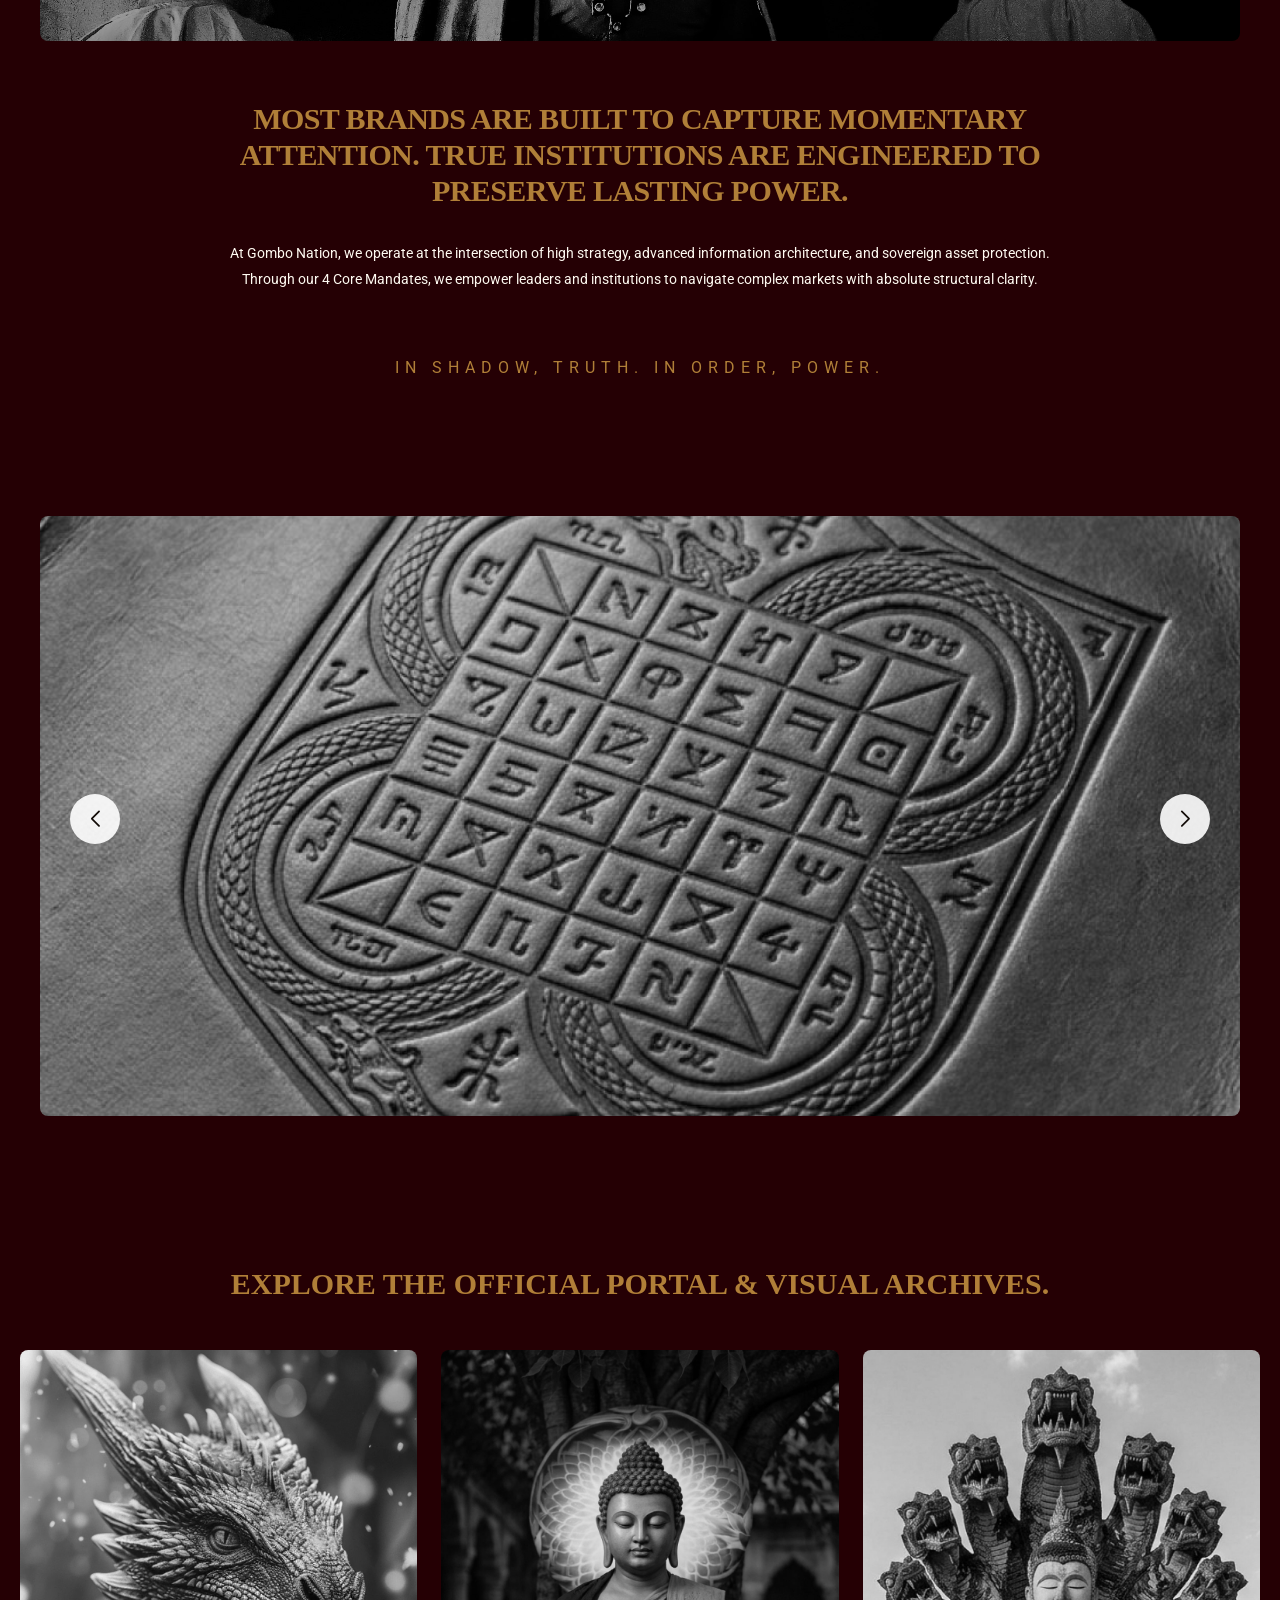
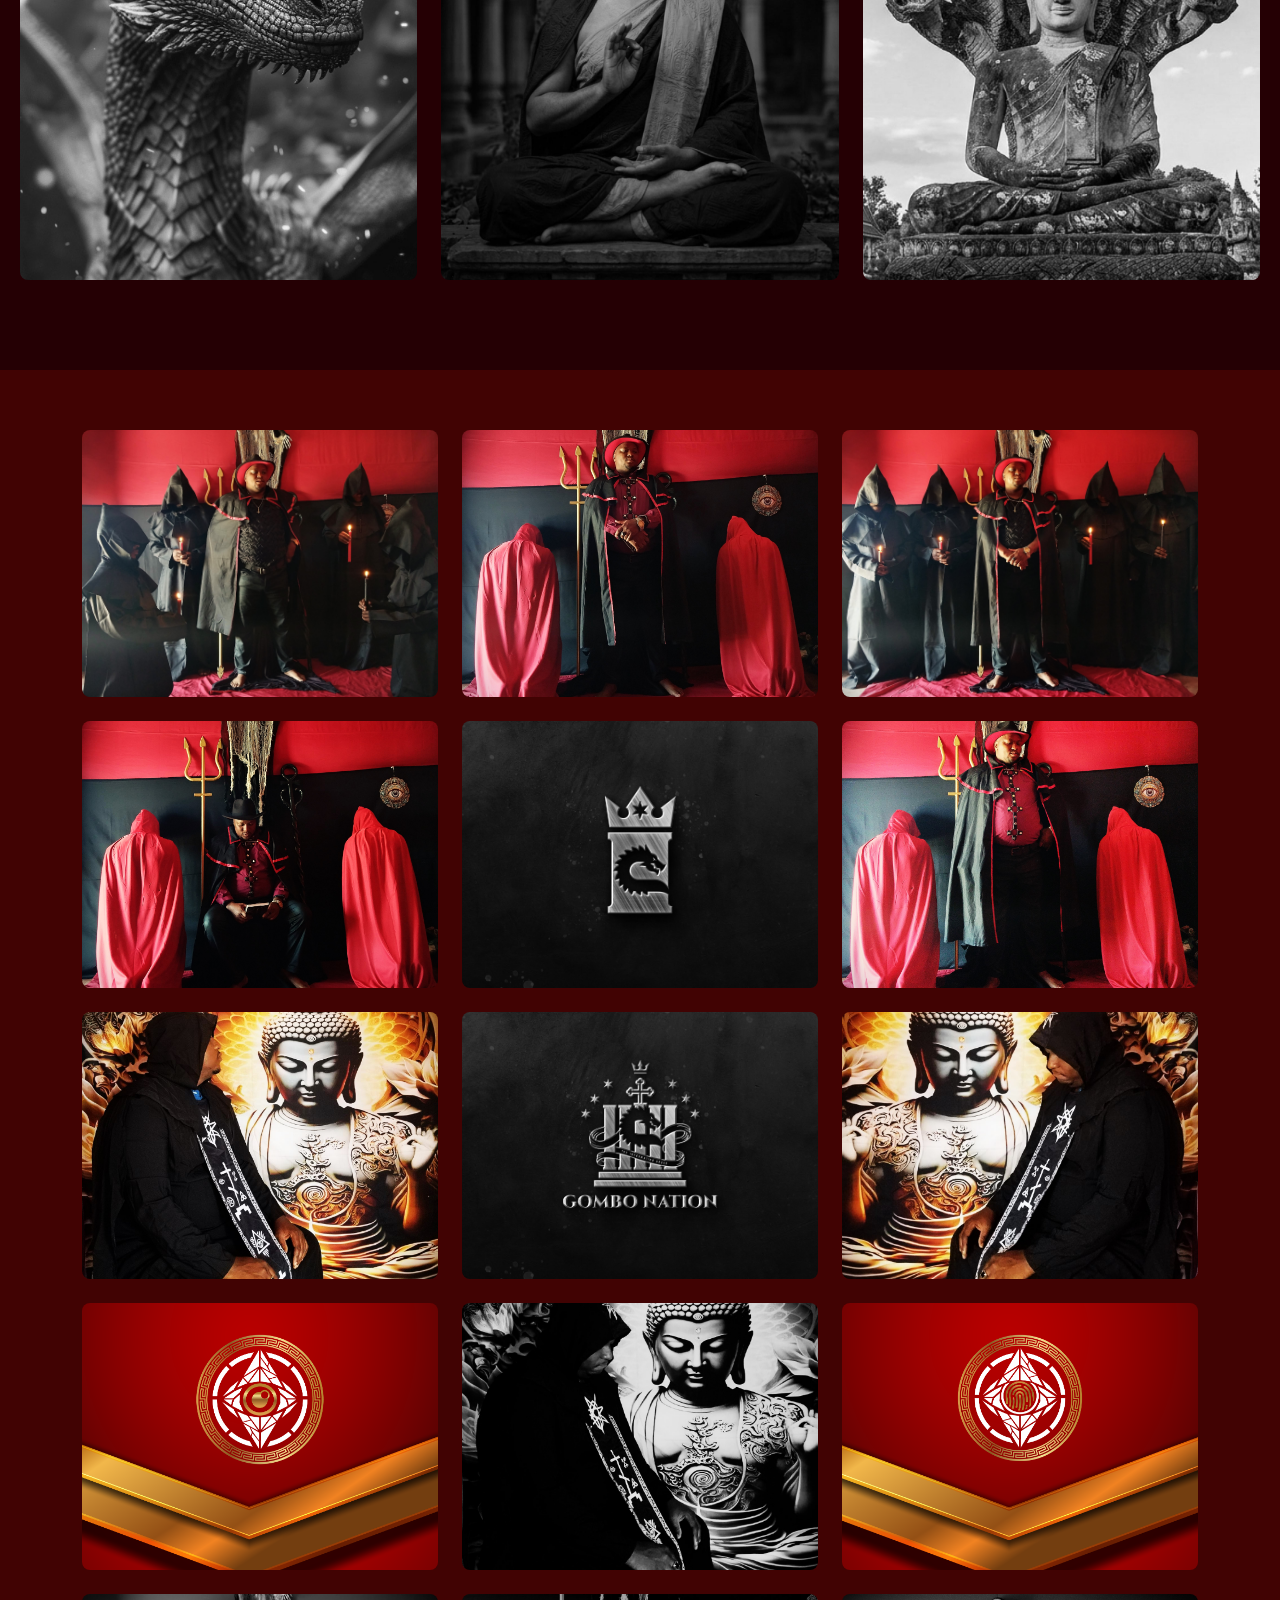
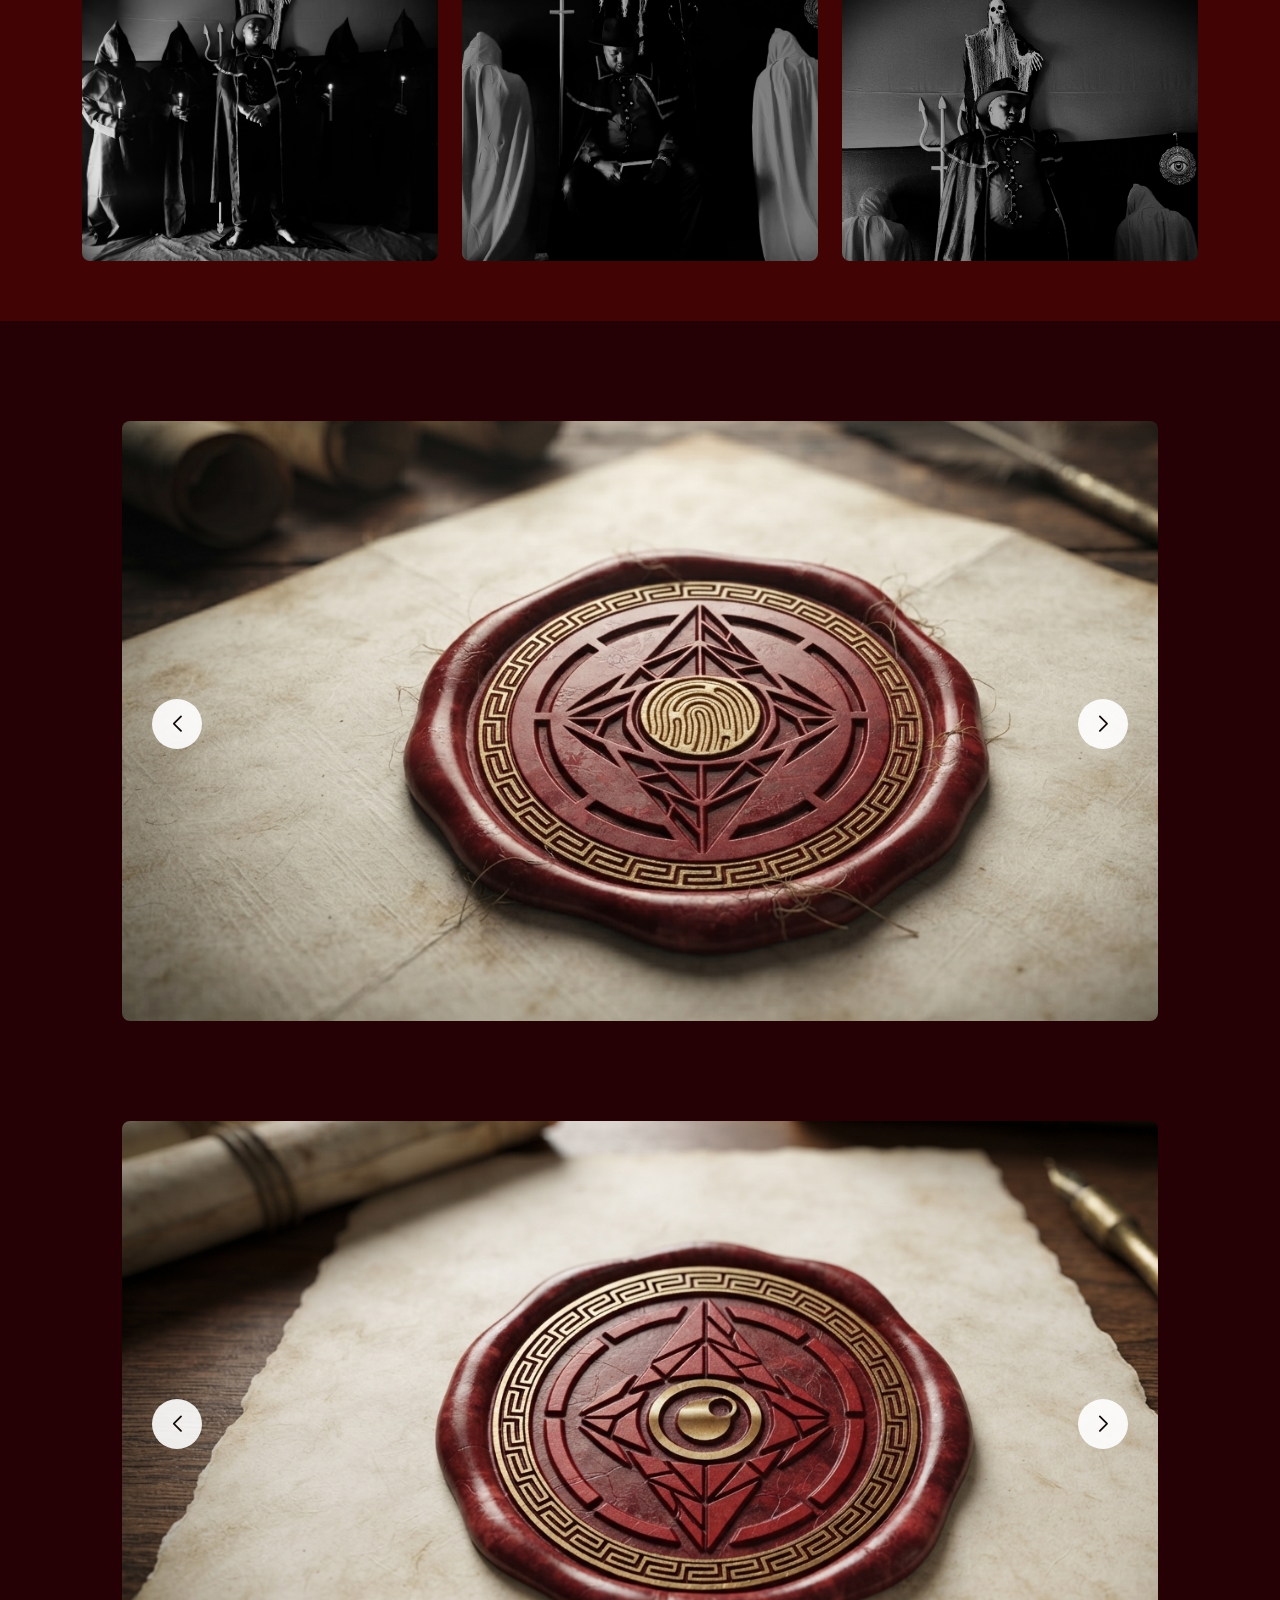
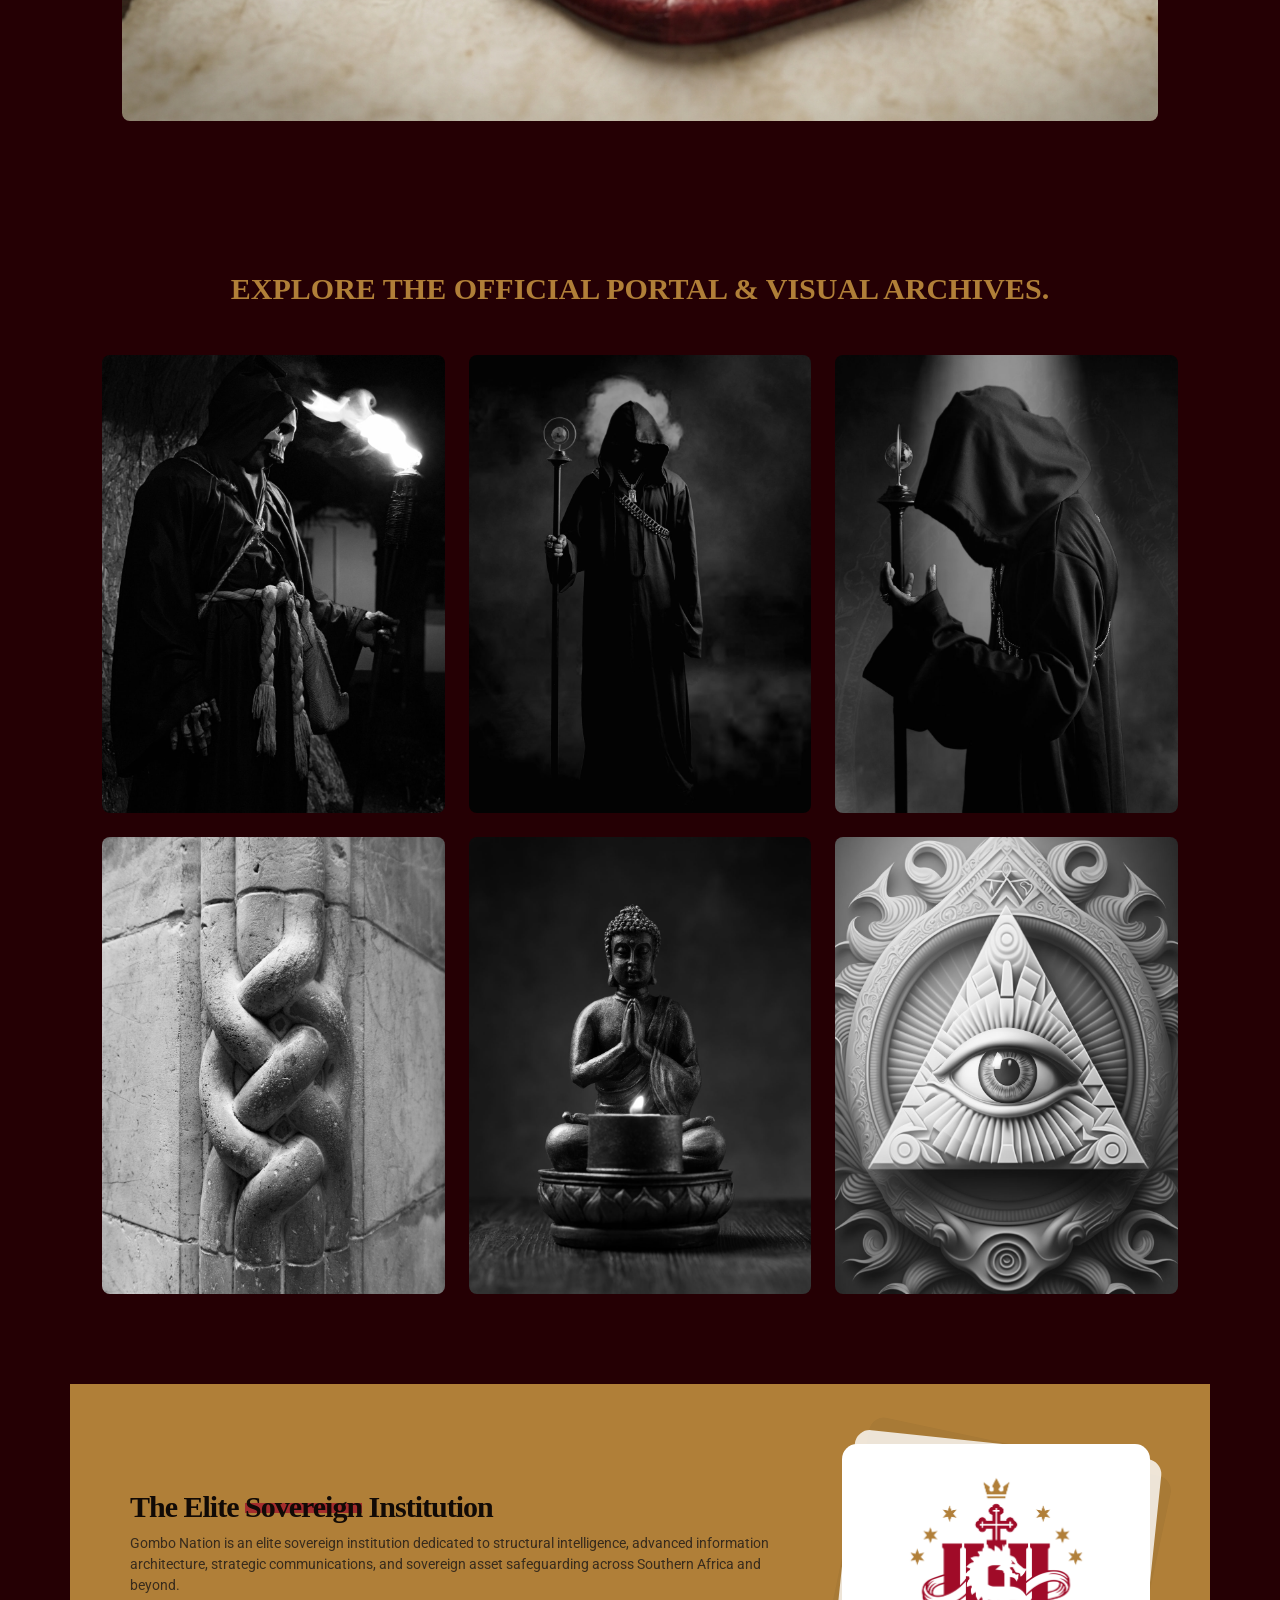
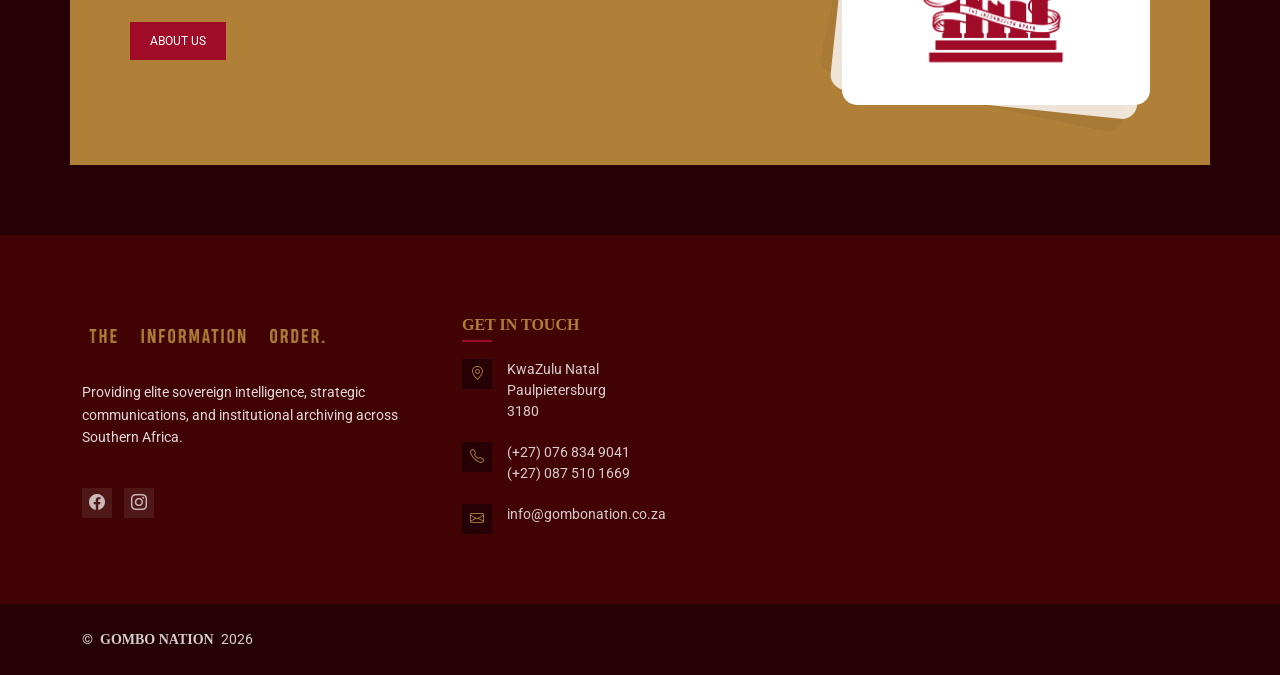
<file: gallery.html>
<!DOCTYPE html>
<html lang="en">

<head>
  <meta charset="utf-8">
  <meta content="width=device-width, initial-scale=1.0" name="viewport">
  <title>Gombo Nation | The Gallery of Archives</title>
  <meta name="www.gombonation.co.za" content="The Information Order. Guardians of truth, architects of institutional integrity, and custodians of high-level intelligence.">
  <meta content="Gombo Nation" name="The Elite Sovereign Institution. Providing elite sovereign intelligence, strategic communications, and institutional archiving.">

  <!-- Favicons -->
  <link href="assets/img/favicon.png" rel="icon">
  <link href="assets/img/apple-touch-icon.png" rel="apple-touch-icon">

  <!-- Fonts -->
  <link href="https://fonts.googleapis.com" rel="preconnect">
  <link href="https://fonts.gstatic.com" rel="preconnect" crossorigin>
  <link href="https://fonts.googleapis.com/css2?family=Roboto:ital,wght@0,100;0,300;0,400;0,500;0,700;0,900;1,100;1,300;1,400;1,500;1,700;1,900&family=Montserrat:ital,wght@0,100;0,200;0,300;0,400;0,500;0,600;0,700;0,800;0,900;1,100;1,200;1,300;1,400;1,500;1,600;1,700;1,800;1,900&family=Lato:ital,wght@0,100;0,300;0,400;0,700;0,900;1,100;1,300;1,400;1,700;1,900&display=swap" rel="stylesheet">

  <!-- Vendor CSS Files -->
  <link href="assets/vendor/bootstrap/css/bootstrap.min.css" rel="stylesheet">
  <link href="assets/vendor/bootstrap-icons/bootstrap-icons.css" rel="stylesheet">
  <link href="assets/vendor/aos/aos.css" rel="stylesheet">
  <link href="assets/vendor/swiper/swiper-bundle.min.css" rel="stylesheet">
  <link href="assets/vendor/glightbox/css/glightbox.min.css" rel="stylesheet">

  <!-- Main CSS File -->
  <link href="assets/css/main.css" rel="stylesheet">

</head>

<body class="index-page">

  <header id="header" class="header fixed-top">
    <div class="container-fluid container-xl position-relative">

      <div class="top-row d-flex align-items-center justify-content-between">
        <a href="index.html" class="logo d-flex align-items-center">
          <img src="assets/img/gombo-nation-web-logo.png" alt="gombo-nation-logo">
        </a>
      </div>

    </div>

    <div class="nav-wrap">
      <div class="container d-flex justify-content-center position-relative">
        <nav id="navmenu" class="navmenu">
          <ul>
            <li><a href="index.html">Home</a></li>
            <li><a href="about.html">About</a></li>
            <li><a href="the-codex.html">The Codex</a></li>
            <li><a href="services.html">Services</a></li>
            <li><a href="gallery.html" class="active">Gallery</a></li>
            <li><a href="contact.html">Contact</a></li>
          </ul>
          <i class="mobile-nav-toggle d-xl-none bi bi-list"></i>
        </nav>
      </div>
    </div>

  </header>

  <main class="main">

    <!-- Page Title -->
    <div class="page-title dark-background" data-aos="fade" style="background-image: url(assets/img/gnation-brand-bg-2.jpg);">
      <div class="container position-relative">
        <h1>The Gallery of Archives.</h1>
        <p>Welcome to the central visual repository of Gombo Nation.</p>

        <nav class="breadcrumbs">
          <ol>
            <li><a href="index.html">Home</a></li>
            <li class="current">Gallery</li>
          </ol>
        </nav>

      </div>
    </div><!-- End Page Title -->

    <!-- Portfolio Details Section -->
    <section id="portfolio-details" class="portfolio-details section">
      <div class="container" data-aos="fade-up" data-aos-delay="100">

      <!-- Section Title -->
      <div class="container section-title" data-aos="fade-up">
        <span class="subtitle">The Physical & Strategic</span>
        <h2 style="color:#b07f38;">Legacy of The Information Order</h2>

        <p style="color:#fafafa;">The Gombo Nation identity is more than a symbol; it is an enduring institutional infrastructure built at the intersection 
           of monumental authority, strategic precision, and secret cipher communications. Every physical artifact, digital emblem, 
           and bound manuscript within this archive serves as a tangible witness to The Information Order.</p><br />

        <p style="color:#fafafa;">From the high-fidelity Path C Master Emblem etched into burnished brass and blind-debossed into raw leather, 
           to the Dragon’s Tail Cipher Grid engineered for concealed communication, this collection documents our evolution 
           from architectural sketches to high-density legacy assets. Here, design transcends mere aesthetics to become a 
           permanent seal of sovereign capability and membership.</p><br />
        
        <p style="color:#b07f38;">Explore the deconstructed blueprints, responsive digital marks, minted credentials, and wax-sealed codices that define our visual world.</p>

      </div><!-- End Section Title -->
      </div>

        <div class="visual-showcase" data-aos="zoom-in" data-aos-delay="100">
          <div class="main-visual">

            <div class="portfolio-details-slider swiper init-swiper">

              <script type="application/json" class="swiper-config">
                {
                  "loop": true,
                  "speed": 600,
                  "autoplay": {
                    "delay": 4000
                  },
                  "effect": "creative",
                  "creativeEffect": {
                    "prev": {
                      "shadow": false,
                      "translate": ["-120%", 0, -500]
                    },
                    "next": {
                      "shadow": false,
                      "translate": ["120%", 0, -500]
                    }
                  },
                  "slidesPerView": 1,
                  "navigation": {
                    "nextEl": ".swiper-button-next",
                    "prevEl": ".swiper-button-prev"
                  }
                }
              </script>

              <div class="swiper-wrapper">
                <div class="swiper-slide">
                  <img src="assets/img/gallery/gnation-img-06-a.jpg" alt="gombonation" class="img-fluid" loading="lazy">
                </div>
                <div class="swiper-slide">
                  <img src="assets/img/gallery/gnation-img-07-a.jpg" alt="gombonation" class="img-fluid" loading="lazy">
                </div>
                <div class="swiper-slide">
                  <img src="assets/img/gallery/gnation-img-05-b.jpg" alt="gombonation" class="img-fluid" loading="lazy">
                </div>
              </div>

              <div class="swiper-button-next"></div>
              <div class="swiper-button-prev"></div>

            </div>
          </div>
        </div>

        <div class="content-section">
          <div class="row">
            <div class="col-lg-8 offset-lg-2">
              <div class="project-overview" data-aos="fade-up">
                <h2>Most brands are built to capture momentary attention. True institutions are engineered to preserve lasting power.</h2>
                <p class="overview-text">At Gombo Nation, we operate at the intersection of high strategy, advanced information architecture, and sovereign asset protection. 
                  Through our 4 Core Mandates, we empower leaders and institutions to navigate complex markets with absolute structural clarity.</p>
                <p style="color: #b07f38;text-transform: uppercase;letter-spacing:6px;">In shadow, truth. In order, power.</p>
              </div>
            </div>
          </div>
        </div>

        <div class="visual-showcase" data-aos="zoom-in" data-aos-delay="100">
          <div class="main-visual">

            <div class="portfolio-details-slider swiper init-swiper">

              <script type="application/json" class="swiper-config">
                {
                  "loop": true,
                  "speed": 600,
                  "autoplay": {
                    "delay": 4000
                  },
                  "effect": "creative",
                  "creativeEffect": {
                    "prev": {
                      "shadow": false,
                      "translate": ["-120%", 0, -500]
                    },
                    "next": {
                      "shadow": false,
                      "translate": ["120%", 0, -500]
                    }
                  },
                  "slidesPerView": 1,
                  "navigation": {
                    "nextEl": ".swiper-button-next",
                    "prevEl": ".swiper-button-prev"
                  }
                }
              </script>

              <div class="swiper-wrapper">
                <div class="swiper-slide">
                  <img src="assets/img/gallery/gallery-01.jpg" alt="gombonation" class="img-fluid" loading="lazy">
                </div>
                <div class="swiper-slide">
                  <img src="assets/img/gallery/gallery-03.jpg" alt="gombonation" class="img-fluid" loading="lazy">
                </div>
                <div class="swiper-slide">
                  <img src="assets/img/gallery/gallery-05.jpg" alt="gombonation" class="img-fluid" loading="lazy">
                </div>
                <div class="swiper-slide">
                  <img src="assets/img/gallery/gallery-06.jpg" alt="gombonation" class="img-fluid" loading="lazy">
                </div>
                <div class="swiper-slide">
                  <img src="assets/img/gallery/gallery-04.jpg" alt="gombonation" class="img-fluid" loading="lazy">
                </div>
              </div>

              <div class="swiper-button-next"></div>
              <div class="swiper-button-prev"></div>

            </div>
          </div>
        </div>

        <div class="process-gallery" data-aos="fade-up" data-aos-delay="100">
          <h3>Explore the official portal & visual archives.</h3>
          <div class="gallery-masonry">

            <div class="gallery-item" data-aos="fade-up" data-aos-delay="150">
              <img src="assets/img/gallery/the-codex-a.jpg" alt="gombonation" class="img-fluid glightbox" loading="lazy">
            </div>
            <div class="gallery-item" data-aos="fade-up" data-aos-delay="200">
              <img src="assets/img/gallery/the-codex-b.jpg" alt="gombonation" class="img-fluid glightbox" loading="lazy">
            </div>
            <div class="gallery-item" data-aos="fade-up" data-aos-delay="250">
              <img src="assets/img/gallery/the-codex-c.jpg" alt="gombonation" class="img-fluid glightbox" loading="lazy">
            </div>

          </div>
        </div>

      </div>
    </section><!-- /Portfolio Details Section -->

    <!-- Portfolio Section -->
    <section id="portfolio" class="portfolio section">

      <div class="container" data-aos="fade-up" data-aos-delay="100">
        <div class="isotope-layout" data-default-filter="*" data-layout="fitRows" data-sort="original-order">

          <div class="row gy-4 portfolio-grid isotope-container" data-aos="fade-up" data-aos-delay="200">

            <div class="col-lg-4 col-md-6 portfolio-item isotope-item filter-branding">
              <div class="portfolio-card">
                <div class="image-container">
                  <img src="assets/img/gallery/gnation-img-03.jpg" class="img-fluid" alt="Gombo Nation" loading="lazy">
                  <div class="overlay">
                    <div class="overlay-content">
                      <a href="assets/img/gallery/gnation-img-03.jpg" class="glightbox zoom-link" title="Gombo Nation">
                        <i class="bi bi-zoom-in"></i>
                      </a>
                    </div>
                  </div>
                </div>
              </div>
            </div><!-- End Portfolio Item -->

            <div class="col-lg-4 col-md-6 portfolio-item isotope-item filter-web">
              <div class="portfolio-card">
                <div class="image-container">
                  <img src="assets/img/gallery/gnation-img-04.jpg" class="img-fluid" alt="Gombo Nation" loading="lazy">
                  <div class="overlay">
                    <div class="overlay-content">
                      <a href="assets/img/gallery/gnation-img-04.jpg" class="glightbox zoom-link" title="Gombo Nation">
                        <i class="bi bi-zoom-in"></i>
                      </a>
                    </div>
                  </div>
                </div>
              </div>
            </div><!-- End Portfolio Item -->

            <div class="col-lg-4 col-md-6 portfolio-item isotope-item filter-print">
              <div class="portfolio-card">
                <div class="image-container">
                  <img src="assets/img/gallery/gnation-img-05.jpg" class="img-fluid" alt="Gombo Nation" loading="lazy">
                  <div class="overlay">
                    <div class="overlay-content">
                      <a href="assets/img/gallery/gnation-img-05.jpg" class="glightbox zoom-link" title="Gombo Nation">
                        <i class="bi bi-zoom-in"></i>
                      </a>
                    </div>
                  </div>
                </div>
              </div>
            </div><!-- End Portfolio Item -->

            <div class="col-lg-4 col-md-6 portfolio-item isotope-item filter-motion">
              <div class="portfolio-card">
                <div class="image-container">
                  <img src="assets/img/gallery/gnation-img-06.jpg" class="img-fluid" alt="Gombo Nation" loading="lazy">
                  <div class="overlay">
                    <div class="overlay-content">
                      <a href="assets/img/gallery/gnation-img-06.jpg" class="glightbox zoom-link" title="Gombo Nation">
                        <i class="bi bi-zoom-in"></i>
                      </a>
                    </div>
                  </div>
                </div>
              </div>
            </div><!-- End Portfolio Item -->

            <div class="col-lg-4 col-md-6 portfolio-item isotope-item filter-branding">
              <div class="portfolio-card">
                <div class="image-container">
                  <img src="assets/img/gallery/gnation-img-14.jpg" class="img-fluid" alt="Gombo Nation" loading="lazy">
                  <div class="overlay">
                    <div class="overlay-content">
                      <a href="assets/img/gallery/gnation-img-14.jpg" class="glightbox zoom-link" title="Gombo Nation">
                        <i class="bi bi-zoom-in"></i>
                      </a>
                    </div>
                  </div>
                </div>
              </div>
            </div><!-- End Portfolio Item -->

            <div class="col-lg-4 col-md-6 portfolio-item isotope-item filter-web">
              <div class="portfolio-card">
                <div class="image-container">
                  <img src="assets/img/gallery/gnation-img-07.jpg" class="img-fluid" alt="Gombo Nation" loading="lazy">
                  <div class="overlay">
                    <div class="overlay-content">
                      <a href="assets/img/gallery/gnation-img-07.jpg" class="glightbox zoom-link" title="Gombo Nation">
                        <i class="bi bi-zoom-in"></i>
                      </a>
                    </div>
                  </div>
                </div>
              </div>
            </div><!-- End Portfolio Item -->

            <div class="col-lg-4 col-md-6 portfolio-item isotope-item filter-print">
              <div class="portfolio-card">
                <div class="image-container">
                  <img src="assets/img/gallery/gnation-img-02.jpg" class="img-fluid" alt="Gombo Nation" loading="lazy">
                  <div class="overlay">
                    <div class="overlay-content">
                      <a href="assets/img/gallery/gnation-img-02.jpg" class="glightbox zoom-link" title="Gombo Nation">
                        <i class="bi bi-zoom-in"></i>
                      </a>
                    </div>
                  </div>
                </div>
              </div>
            </div><!-- End Portfolio Item -->

            <div class="col-lg-4 col-md-6 portfolio-item isotope-item filter-motion">
              <div class="portfolio-card">
                <div class="image-container">
                  <img src="assets/img/gallery/gnation-img-11.jpg" class="img-fluid" alt="Gombo Nation" loading="lazy">
                  <div class="overlay">
                    <div class="overlay-content">
                      <a href="assets/img/gallery/gnation-img-11.jpg" class="glightbox zoom-link" title="Gombo Nation">
                        <i class="bi bi-zoom-in"></i>
                      </a>
                    </div>
                  </div>
                </div>
              </div>
            </div><!-- End Portfolio Item -->

            <div class="col-lg-4 col-md-6 portfolio-item isotope-item filter-motion">
              <div class="portfolio-card">
                <div class="image-container">
                  <img src="assets/img/gallery/gnation-img-01.jpg" class="img-fluid" alt="Gombo Nation" loading="lazy">
                  <div class="overlay">
                    <div class="overlay-content">
                      <a href="assets/img/gallery/gnation-img-01.jpg" class="glightbox zoom-link" title="Gombo Nation">
                        <i class="bi bi-zoom-in"></i>
                      </a>
                    </div>
                  </div>
                </div>
              </div>
            </div><!-- End Portfolio Item -->

             <div class="col-lg-4 col-md-6 portfolio-item isotope-item filter-motion">
              <div class="portfolio-card">
                <div class="image-container">
                  <img src="assets/img/gallery/gnation-img-15.png" class="img-fluid" alt="Gombo Nation" loading="lazy">
                  <div class="overlay">
                    <div class="overlay-content">
                      <a href="assets/img/gallery/gnation-img-15.png" class="glightbox zoom-link" title="Gombo Nation">
                        <i class="bi bi-zoom-in"></i>
                      </a>
                    </div>
                  </div>
                </div>
              </div>
            </div><!-- End Portfolio Item -->

             <div class="col-lg-4 col-md-6 portfolio-item isotope-item filter-motion">
              <div class="portfolio-card">
                <div class="image-container">
                  <img src="assets/img/gallery/gnation-img-01-a.jpg" class="img-fluid" alt="Gombo Nation" loading="lazy">
                  <div class="overlay">
                    <div class="overlay-content">
                      <a href="assets/img/gallery/gnation-img-02-a.jpg" class="glightbox zoom-link" title="Gombo Nation">
                        <i class="bi bi-zoom-in"></i>
                      </a>
                    </div>
                  </div>
                </div>
              </div>
            </div><!-- End Portfolio Item -->

             <div class="col-lg-4 col-md-6 portfolio-item isotope-item filter-motion">
              <div class="portfolio-card">
                <div class="image-container">
                  <img src="assets/img/gallery/gnation-img-17.png" class="img-fluid" alt="Gombo Nation" loading="lazy">
                  <div class="overlay">
                    <div class="overlay-content">
                      <a href="assets/img/gallery/gnation-img-17.png" class="glightbox zoom-link" title="Gombo Nation">
                        <i class="bi bi-zoom-in"></i>
                      </a>
                    </div>
                  </div>
                </div>
              </div>
            </div><!-- End Portfolio Item -->

             <div class="col-lg-4 col-md-6 portfolio-item isotope-item filter-motion">
              <div class="portfolio-card">
                <div class="image-container">
                  <img src="assets/img/gallery/gnation-img-05-a.jpg" class="img-fluid" alt="Gombo Nation" loading="lazy">
                  <div class="overlay">
                    <div class="overlay-content">
                      <a href="assets/img/gallery/gnation-img-05-a.jpg" class="glightbox zoom-link" title="Gombo Nation">
                        <i class="bi bi-zoom-in"></i>
                      </a>
                    </div>
                  </div>
                </div>
              </div>
            </div><!-- End Portfolio Item -->

             <div class="col-lg-4 col-md-6 portfolio-item isotope-item filter-motion">
              <div class="portfolio-card">
                <div class="image-container">
                  <img src="assets/img/gallery/gnation-img-06-b.jpg" class="img-fluid" alt="Gombo Nation" loading="lazy">
                  <div class="overlay">
                    <div class="overlay-content">
                      <a href="assets/img/gallery/gnation-img-06-b.jpg" class="glightbox zoom-link" title="Gombo Nation">
                        <i class="bi bi-zoom-in"></i>
                      </a>
                    </div>
                  </div>
                </div>
              </div>
            </div><!-- End Portfolio Item -->

             <div class="col-lg-4 col-md-6 portfolio-item isotope-item filter-motion">
              <div class="portfolio-card">
                <div class="image-container">
                  <img src="assets/img/gallery/gnation-img-07-a.jpg" class="img-fluid" alt="Gombo Nation" loading="lazy">
                  <div class="overlay">
                    <div class="overlay-content">
                      <a href="assets/img/gallery/gnation-img-07-a.jpg" class="glightbox zoom-link" title="Gombo Nation">
                        <i class="bi bi-zoom-in"></i>
                      </a>
                    </div>
                  </div>
                </div>
              </div>
            </div><!-- End Portfolio Item -->

          </div><!-- End Portfolio Grid -->

        </div>
      </div>

    </section><!-- /Portfolio Section -->

     <!-- Portfolio Details Section -->
    <section id="portfolio-details" class="portfolio-details section">
      <div class="container" data-aos="fade-up" data-aos-delay="100">

        <div class="visual-showcase" data-aos="zoom-in" data-aos-delay="100">
          <div class="main-visual">
            <div class="portfolio-details-slider swiper init-swiper">

              <script type="application/json" class="swiper-config">
                {
                  "loop": true,
                  "speed": 600,
                  "autoplay": {
                    "delay": 4000
                  },
                  "effect": "creative",
                  "creativeEffect": {
                    "prev": {
                      "shadow": false,
                      "translate": ["-120%", 0, -500]
                    },
                    "next": {
                      "shadow": false,
                      "translate": ["120%", 0, -500]
                    }
                  },
                  "slidesPerView": 1,
                  "navigation": {
                    "nextEl": ".swiper-button-next",
                    "prevEl": ".swiper-button-prev"
                  }
                }
              </script>

              <div class="swiper-wrapper">
                <div class="swiper-slide">
                  <img src="assets/img/gallery/gnation-img-08.png" alt="gombonation" class="img-fluid" loading="lazy">
                </div>
                <div class="swiper-slide">
                  <img src="assets/img/gallery/gnation-img-09.png" alt="gombonation" class="img-fluid" loading="lazy">
                </div>
                <div class="swiper-slide">
                  <img src="assets/img/gallery/gnation-img-18.png" alt="gombonation" class="img-fluid" loading="lazy">
                </div>
              </div>

              <div class="swiper-button-next"></div>
              <div class="swiper-button-prev"></div>

            </div>
          </div>
        </div>

         <div class="visual-showcase" data-aos="zoom-in" data-aos-delay="100">
          <div class="main-visual">
            <div class="portfolio-details-slider swiper init-swiper">

              <script type="application/json" class="swiper-config">
                {
                  "loop": true,
                  "speed": 600,
                  "autoplay": {
                    "delay": 4000
                  },
                  "effect": "creative",
                  "creativeEffect": {
                    "prev": {
                      "shadow": false,
                      "translate": ["-120%", 0, -500]
                    },
                    "next": {
                      "shadow": false,
                      "translate": ["120%", 0, -500]
                    }
                  },
                  "slidesPerView": 1,
                  "navigation": {
                    "nextEl": ".swiper-button-next",
                    "prevEl": ".swiper-button-prev"
                  }
                }
              </script>

              <div class="swiper-wrapper">
                <div class="swiper-slide">
                  <img src="assets/img/gallery/gnation-img-16.png" alt="gombonation" class="img-fluid" loading="lazy">
                </div>
                <div class="swiper-slide">
                  <img src="assets/img/gallery/gnation-img-19.png" alt="gombonation" class="img-fluid" loading="lazy">
                </div>
                <div class="swiper-slide">
                  <img src="assets/img/gallery/gnation-img-10.png" alt="gombonation" class="img-fluid" loading="lazy">
                </div>
              </div>

              <div class="swiper-button-next"></div>
              <div class="swiper-button-prev"></div>

            </div>
          </div>
        </div>

        <div class="process-gallery" data-aos="fade-up" data-aos-delay="100">
          <h3>Explore the official portal & visual archives.</h3>
          <div class="gallery-masonry">

            <div class="gallery-item" data-aos="fade-up" data-aos-delay="150">
              <img src="assets/img/gallery/the-codex-d.jpg" alt="gombonation" class="img-fluid glightbox" loading="lazy">
            </div>
            <div class="gallery-item" data-aos="fade-up" data-aos-delay="200">
              <img src="assets/img/gallery/the-codex-e.jpg" alt="gombonation" class="img-fluid glightbox" loading="lazy">
            </div>
            <div class="gallery-item" data-aos="fade-up" data-aos-delay="250">
              <img src="assets/img/gallery/the-codex-f.jpg" alt="gombonation" class="img-fluid glightbox" loading="lazy">
            </div>
            <div class="gallery-item" data-aos="fade-up" data-aos-delay="150">
              <img src="assets/img/gallery/the-codex-g.jpg" alt="gombonation" class="img-fluid glightbox" loading="lazy">
            </div>
            <div class="gallery-item" data-aos="fade-up" data-aos-delay="200">
              <img src="assets/img/gallery/the-codex-h.jpg" alt="gombonation" class="img-fluid glightbox" loading="lazy">
            </div>
            <div class="gallery-item" data-aos="fade-up" data-aos-delay="250">
              <img src="assets/img/gallery/the-codex-i.jpg" alt="gombonation" class="img-fluid glightbox" loading="lazy">
            </div>

          </div>
        </div>

      </div>
    </section><!-- /Portfolio Details Section -->

    <!-- Call To Action Section -->
    <section id="call-to-action" class="call-to-action section" data-aos-delay="100">
      <div class="container" data-aos="zoom-out">
        <div class="row g-5">

          <div class="col-lg-8 col-md-6 content d-flex flex-column justify-content-center order-last order-md-first">
            <h3>The Elite <em>Sovereign</em> Institution</h3>
            <p>Gombo Nation is an elite sovereign institution dedicated to structural intelligence, advanced information architecture, strategic communications, and sovereign asset safeguarding across Southern Africa and beyond.</p>
            <a class="cta-btn align-self-start" href="about.html">About Us</a>
          </div>

          <div class="col-lg-4 col-md-6 order-first order-md-last d-flex align-items-center">
            <div class="img">
              <img src="assets/img/gombo-nation-official-logo-white.png" alt="gombo-nation-logo" class="img-fluid">
            </div>
          </div>

        </div>
      </div>
    </section><!-- /Call To Action Section -->

  </main>

  <footer id="footer" class="footer dark-background">

    <div class="container">
      <div class="row gy-5">

        <div class="col-lg-4">
          <div class="footer-content">
            <a href="index.html" class="logo d-flex align-items-center mb-4">
             <img src="assets/img/gnation-tagline.png" alt="gombo-nation-logo">
            </a>
            <p class="mb-4">Providing elite sovereign intelligence, strategic communications, and institutional archiving across Southern Africa.</p>
          
           <div class="social-links">
              <a href="https://facebook.com/gombonation" target="_blank"><i class="bi bi-facebook"></i></a>
              <a href="https://instagram.com/gombonation" target="_blank"><i class="bi bi-instagram"></i></a>
            </div>
          </div>
        </div>

        <div class="col-lg-4">
          <div class="footer-contact">
            <h4>Get in Touch</h4>
            <div class="contact-item">
              <div class="contact-icon">
                <i class="bi bi-geo-alt"></i>
              </div>
              <div class="contact-info">
                <p>KwaZulu Natal<br>Paulpietersburg<br>3180</p>
              </div>
            </div>

            <div class="contact-item">
              <div class="contact-icon">
                <i class="bi bi-telephone"></i>
              </div>
              <div class="contact-info">
                <p>(+27) 076 834 9041</p>
                <p> (+27) 087 510 1669</p>
              </div>
            </div>

            <div class="contact-item">
              <div class="contact-icon">
                <i class="bi bi-envelope"></i>
              </div>
              <div class="contact-info">
                <p>info@gombonation.co.za</p>
              </div>
            </div>

          </div>
        </div>

      </div>
    </div>

    <div class="footer-bottom">
      <div class="container">
        <div class="row align-items-center">
          <div class="col-lg-6">
            <div class="copyright">
              <p>© <strong class="px-1 sitename" style="font-family: Georgia, 'Times New Roman', Times, serif;text-transform: uppercase;">Gombo Nation</strong> <span>2026</span></p>
            </div>
          </div>
        </div>
      </div>
    </div>

  </footer>

  <!-- Scroll Top -->
  <a href="#" id="scroll-top" class="scroll-top d-flex align-items-center justify-content-center"><i class="bi bi-arrow-up-short"></i></a>

  <!-- Preloader -->
  <div id="preloader"></div>

  <!-- Vendor JS Files -->
  <script src="assets/vendor/bootstrap/js/bootstrap.bundle.min.js"></script>
  <script src="assets/vendor/php-email-form/validate.js"></script>
  <script src="assets/vendor/aos/aos.js"></script>
  <script src="assets/vendor/purecounter/purecounter_vanilla.js"></script>
  <script src="assets/vendor/swiper/swiper-bundle.min.js"></script>
  <script src="assets/vendor/imagesloaded/imagesloaded.pkgd.min.js"></script>
  <script src="assets/vendor/isotope-layout/isotope.pkgd.min.js"></script>
  <script src="assets/vendor/glightbox/js/glightbox.min.js"></script>

  <!-- Main JS File -->
  <script src="assets/js/main.js"></script>

</body>

</html>
</file>
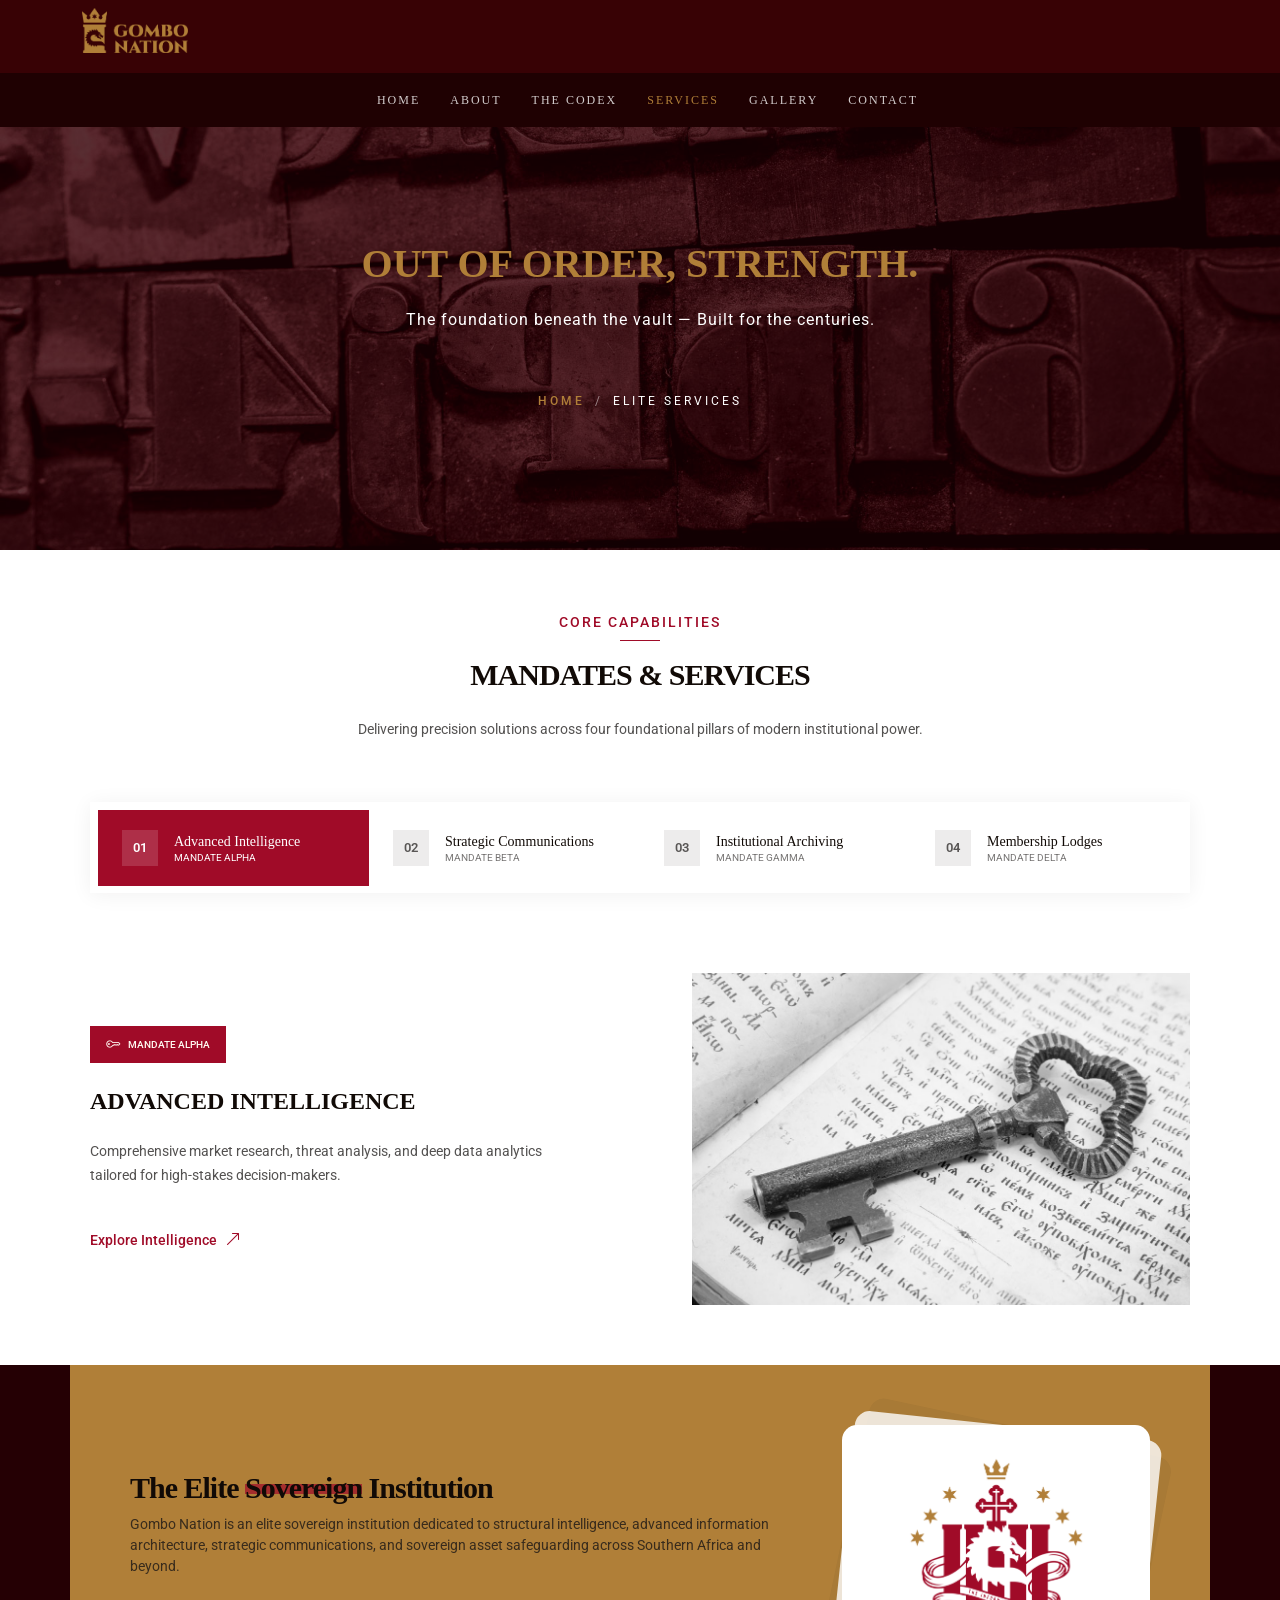
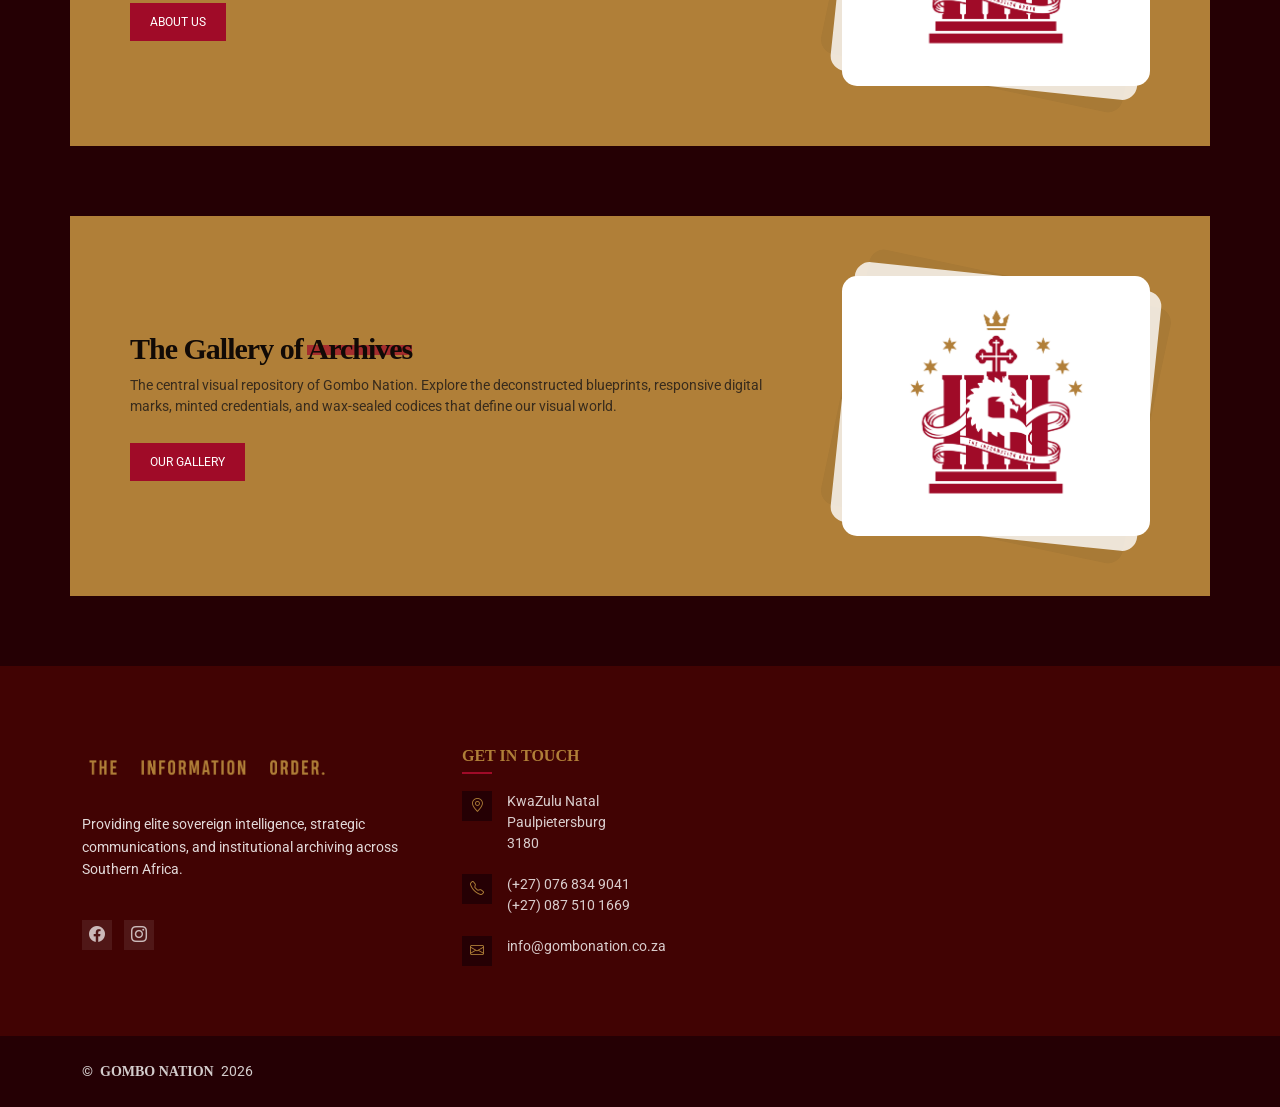
<file: services.html>
<!DOCTYPE html>
<html lang="en">

<head>
  <meta charset="utf-8">
  <meta content="width=device-width, initial-scale=1.0" name="viewport">
  <title>Gombo Nation | Services & Mandates</title>
  <meta name="www.gombonation.co.za" content="The Information Order. Guardians of truth, architects of institutional integrity, and custodians of high-level intelligence.">
  <meta content="Gombo Nation" name="The Elite Sovereign Institution. Providing elite sovereign intelligence, strategic communications, and institutional archiving.">

  <!-- Favicons -->
  <link href="assets/img/favicon.png" rel="icon">
  <link href="assets/img/apple-touch-icon.png" rel="apple-touch-icon">

  <!-- Fonts -->
  <link href="https://fonts.googleapis.com" rel="preconnect">
  <link href="https://fonts.gstatic.com" rel="preconnect" crossorigin>
  <link href="https://fonts.googleapis.com/css2?family=Roboto:ital,wght@0,100;0,300;0,400;0,500;0,700;0,900;1,100;1,300;1,400;1,500;1,700;1,900&family=Montserrat:ital,wght@0,100;0,200;0,300;0,400;0,500;0,600;0,700;0,800;0,900;1,100;1,200;1,300;1,400;1,500;1,600;1,700;1,800;1,900&family=Lato:ital,wght@0,100;0,300;0,400;0,700;0,900;1,100;1,300;1,400;1,700;1,900&display=swap" rel="stylesheet">

  <!-- Vendor CSS Files -->
  <link href="assets/vendor/bootstrap/css/bootstrap.min.css" rel="stylesheet">
  <link href="assets/vendor/bootstrap-icons/bootstrap-icons.css" rel="stylesheet">
  <link href="assets/vendor/aos/aos.css" rel="stylesheet">
  <link href="assets/vendor/swiper/swiper-bundle.min.css" rel="stylesheet">
  <link href="assets/vendor/glightbox/css/glightbox.min.css" rel="stylesheet">

  <!-- Main CSS File -->
  <link href="assets/css/main.css" rel="stylesheet">

</head>

<body class="index-page">

  <header id="header" class="header fixed-top">
    <div class="container-fluid container-xl position-relative">

      <div class="top-row d-flex align-items-center justify-content-between">
        <a href="index.html" class="logo d-flex align-items-center">
          <img src="assets/img/gombo-nation-web-logo.png" alt="gombo-nation-logo">
        </a>

        <!-- <div class="d-flex align-items-center">
         <a href="index.html" class="logo d-flex align-items-center">
          <img src="assets/img/gombo-nation-official-png-logo.png" alt="gombo-nation-logo">
        </a>
        </div> -->

      </div>

    </div>

    <div class="nav-wrap">
      <div class="container d-flex justify-content-center position-relative">
        <nav id="navmenu" class="navmenu">
          <ul>
            <li><a href="index.html">Home</a></li>
            <li><a href="about.html">About</a></li>
            <li><a href="the-codex.html">The Codex</a></li>
            <li><a href="services.html" class="active">Services</a></li>
            <li><a href="gallery.html">Gallery</a></li>
            <li><a href="contact.html">Contact</a></li>
          </ul>
          <i class="mobile-nav-toggle d-xl-none bi bi-list"></i>
        </nav>
      </div>
    </div>

  </header>

  <main class="main">

    <!-- Page Title -->
    <div class="page-title dark-background" data-aos="fade" style="background-image: url(assets/img/gnation-brand-bg-2.jpg);">
      <div class="container position-relative">
        <h1>Out of Order, Strength.</h1>
        <p>The foundation beneath the vault ― Built for the centuries.</p>
        
        <nav class="breadcrumbs">
          <ol>
            <li><a href="index.html">Home</a></li>
            <li class="current">Elite Services</li>
          </ol>
        </nav>

      </div>
    </div><!-- End Page Title -->

     <!-- Features Section -->
    <section id="features" class="features section">

      <!-- Section Title -->
      <div class="container section-title" data-aos="fade-up">
        <span class="subtitle">Core Capabilities</span>
        <h2>Mandates & Services</h2>
        <p>Delivering precision solutions across four foundational pillars of modern institutional power.</p>
      </div><!-- End Section Title -->

      <div class="container" data-aos="fade-up" data-aos-delay="100">

        <div class="tabs-wrapper">
          <div class="tabs-header" data-aos="fade-up" data-aos-delay="200">
            <ul class="nav nav-tabs">
              <li class="nav-item">
                <a class="nav-link active show" data-bs-toggle="tab" data-bs-target="#features-tab-1">
                  <div class="tab-content-preview">
                    <span class="tab-number">01</span>
                    <div class="tab-text">
                      <h6>Advanced Intelligence</h6>
                      <small>Mandate Alpha</small>
                    </div>
                  </div>
                </a>
              </li>
              <li class="nav-item">
                <a class="nav-link" data-bs-toggle="tab" data-bs-target="#features-tab-2">
                  <div class="tab-content-preview">
                    <span class="tab-number">02</span>
                    <div class="tab-text">
                      <h6>Strategic Communications</h6>
                      <small>Mandate Beta</small>
                    </div>
                  </div>
                </a>
              </li>
              <li class="nav-item">
                <a class="nav-link" data-bs-toggle="tab" data-bs-target="#features-tab-3">
                  <div class="tab-content-preview">
                    <span class="tab-number">03</span>
                    <div class="tab-text">
                      <h6>Institutional Archiving</h6>
                      <small>Mandate Gamma</small>
                    </div>
                  </div>
                </a>
              </li>
              <li class="nav-item">
                <a class="nav-link" data-bs-toggle="tab" data-bs-target="#features-tab-4">
                  <div class="tab-content-preview">
                    <span class="tab-number">04</span>
                    <div class="tab-text">
                      <h6>Membership Lodges</h6>
                      <small>Mandate Delta</small>
                    </div>
                  </div>
                </a>
              </li>
            </ul>
          </div>

          <div class="tab-content" data-aos="fade-up" data-aos-delay="300">

            <div class="tab-pane fade active show" id="features-tab-1">
              <div class="row align-items-center">
                <div class="col-lg-6">
                  <div class="content-area">
                    <div class="content-badge">
                      <i class="bi bi-key"></i>
                      <span>Mandate Alpha</span>
                    </div>
                    <h3>Advanced Intelligence</h3>
                    <p>Comprehensive market research, threat analysis, and deep data analytics tailored for high-stakes decision-makers.</p>

                    <a href="about.html" class="explore-link">
                      Explore Intelligence <i class="bi bi-arrow-up-right"></i>
                    </a>
                  </div>
                </div>
                <div class="col-lg-6">
                  <div class="visual-content">
                    <img src="assets/img/mandates-1.jpg" alt="" class="img-fluid">
                  </div>
                </div>
              </div>
            </div>

            <div class="tab-pane fade" id="features-tab-2">
              <div class="row align-items-center">
                <div class="col-lg-6">
                  <div class="content-area">
                    <div class="content-badge">
                      <i class="bi bi-key"></i>
                      <span>Mandate Beta</span>
                    </div>
                    <h3>Strategic Communications</h3>
                    <p>Executive brand positioning, crisis management messaging, and sovereign-grade public relations orchestration.</p>

                    <a href="the-codex.html" class="explore-link">
                      View Strategy <i class="bi bi-arrow-up-right"></i>
                    </a>
                  </div>
                </div>
                <div class="col-lg-6">
                  <div class="visual-content">
                    <img src="assets/img/mandates-2.jpg" alt="" class="img-fluid">
                  </div>
                </div>
              </div>
            </div>

            <div class="tab-pane fade" id="features-tab-3">
              <div class="row align-items-center">
                <div class="col-lg-6">
                  <div class="content-area">
                    <div class="content-badge">
                      <i class="bi bi-key"></i>
                      <span>Mandate Gamma</span>
                    </div>
                    <h3>Institutional Archiving</h3>
                    <p>Secure document curation, historical ledger preservation, and encrypted digital vault management systems.</p>

                     <a href="gallery.html" class="explore-link">
                      Check Performance <i class="bi bi-arrow-up-right"></i>
                    </a>
                  </div>
                </div>
                <div class="col-lg-6">
                  <div class="visual-content">
                    <img src="assets/img/mandates-3.jpg" alt="" class="img-fluid">
                  </div>
                </div>
              </div>
            </div>

            <div class="tab-pane fade" id="features-tab-4">
              <div class="row align-items-center">
                <div class="col-lg-6">
                  <div class="content-area">
                    <div class="content-badge">
                      <i class="bi bi-key"></i>
                      <span>Mandate Delta</span>
                    </div>
                    <h3>Membership Lodges</h3>
                    <p>Exclusive network administration, agent credentialing, and high-level stakeholder summits across Southern Africa.</p>

                    <a href="about.html#services" class="explore-link">
                      Start Integration <i class="bi bi-arrow-up-right"></i>
                    </a>
                  </div>
                </div>
                <div class="col-lg-6">
                  <div class="visual-content">
                    <img src="assets/img/mandates-4.jpg" alt="" class="img-fluid">
                  </div>
                </div>
              </div>
            </div>

          </div>
        </div>

      </div>

    </section><!-- /Features Section -->

    <!-- Call To Action Section -->
    <section id="call-to-action" class="call-to-action section">
      <div class="container" data-aos="zoom-out">
        <div class="row g-5">

          <div class="col-lg-8 col-md-6 content d-flex flex-column justify-content-center order-last order-md-first">
            <h3>The Elite <em>Sovereign</em> Institution</h3>
            <p>Gombo Nation is an elite sovereign institution dedicated to structural intelligence, advanced information architecture, strategic communications, and sovereign asset safeguarding across Southern Africa and beyond.</p>
            <a class="cta-btn align-self-start" href="about.html">About Us</a>
          </div>

          <div class="col-lg-4 col-md-6 order-first order-md-last d-flex align-items-center">
            <div class="img">
              <img src="assets/img/gombo-nation-official-logo-white.png" alt="gombo-nation-logo" class="img-fluid">
            </div>
          </div>

        </div>
      </div>
    </section><!-- /Call To Action Section -->

    <!-- Call To Action Section -->
    <section id="call-to-action" class="call-to-action section">
      <div class="container" data-aos="zoom-out">
        <div class="row g-5">

          <div class="col-lg-8 col-md-6 content d-flex flex-column justify-content-center order-last order-md-first">
            <h3>The Gallery of <em> Archives</em></h3>
            <p>The central visual repository of Gombo Nation. Explore the deconstructed blueprints, responsive digital marks, minted credentials, and wax-sealed codices that define our visual world.</p>
            <a class="cta-btn align-self-start" href="gallery.html">Our Gallery</a>
          </div>

          <div class="col-lg-4 col-md-6 order-first order-md-last d-flex align-items-center">
            <div class="img">
              <img src="assets/img/gombo-nation-official-logo-white.png" alt="gombo-nation-logo" class="img-fluid">
            </div>
          </div>

        </div>
      </div>
    </section><!-- /Call To Action Section -->

  </main>

  <footer id="footer" class="footer dark-background">

    <div class="container">
      <div class="row gy-5">

        <div class="col-lg-4">
          <div class="footer-content">
            <a href="index.html" class="logo d-flex align-items-center mb-4">
             <img src="assets/img/gnation-tagline.png" alt="gombo-nation-logo">
            </a>
            <p class="mb-4">Providing elite sovereign intelligence, strategic communications, and institutional archiving across Southern Africa.</p>
          
           <div class="social-links">
              <a href="https://facebook.com/gombonation" target="_blank"><i class="bi bi-facebook"></i></a>
              <a href="https://instagram.com/gombonation" target="_blank"><i class="bi bi-instagram"></i></a>
            </div>
          </div>
        </div>

        <div class="col-lg-4">
          <div class="footer-contact">
            <h4>Get in Touch</h4>
            <div class="contact-item">
              <div class="contact-icon">
                <i class="bi bi-geo-alt"></i>
              </div>
              <div class="contact-info">
                <p>KwaZulu Natal<br>Paulpietersburg<br>3180</p>
              </div>
            </div>

            <div class="contact-item">
              <div class="contact-icon">
                <i class="bi bi-telephone"></i>
              </div>
              <div class="contact-info">
                <p>(+27) 076 834 9041</p>
                <p> (+27) 087 510 1669</p>
              </div>
            </div>

            <div class="contact-item">
              <div class="contact-icon">
                <i class="bi bi-envelope"></i>
              </div>
              <div class="contact-info">
                <p>info@gombonation.co.za</p>
              </div>
            </div>

          </div>
        </div>

      </div>
    </div>

    <div class="footer-bottom">
      <div class="container">
        <div class="row align-items-center">
          <div class="col-lg-6">
            <div class="copyright">
              <p>© <strong class="px-1 sitename" style="font-family: Georgia, 'Times New Roman', Times, serif;text-transform: uppercase;">Gombo Nation</strong> <span>2026</span></p>
            </div>
          </div>
        </div>
      </div>
    </div>

  </footer>

  <!-- Scroll Top -->
  <a href="#" id="scroll-top" class="scroll-top d-flex align-items-center justify-content-center"><i class="bi bi-arrow-up-short"></i></a>

  <!-- Preloader -->
  <div id="preloader"></div>

  <!-- Vendor JS Files -->
  <script src="assets/vendor/bootstrap/js/bootstrap.bundle.min.js"></script>
  <script src="assets/vendor/php-email-form/validate.js"></script>
  <script src="assets/vendor/aos/aos.js"></script>
  <script src="assets/vendor/purecounter/purecounter_vanilla.js"></script>
  <script src="assets/vendor/swiper/swiper-bundle.min.js"></script>
  <script src="assets/vendor/imagesloaded/imagesloaded.pkgd.min.js"></script>
  <script src="assets/vendor/isotope-layout/isotope.pkgd.min.js"></script>
  <script src="assets/vendor/glightbox/js/glightbox.min.js"></script>

  <!-- Main JS File -->
  <script src="assets/js/main.js"></script>

</body>

</html>
</file>
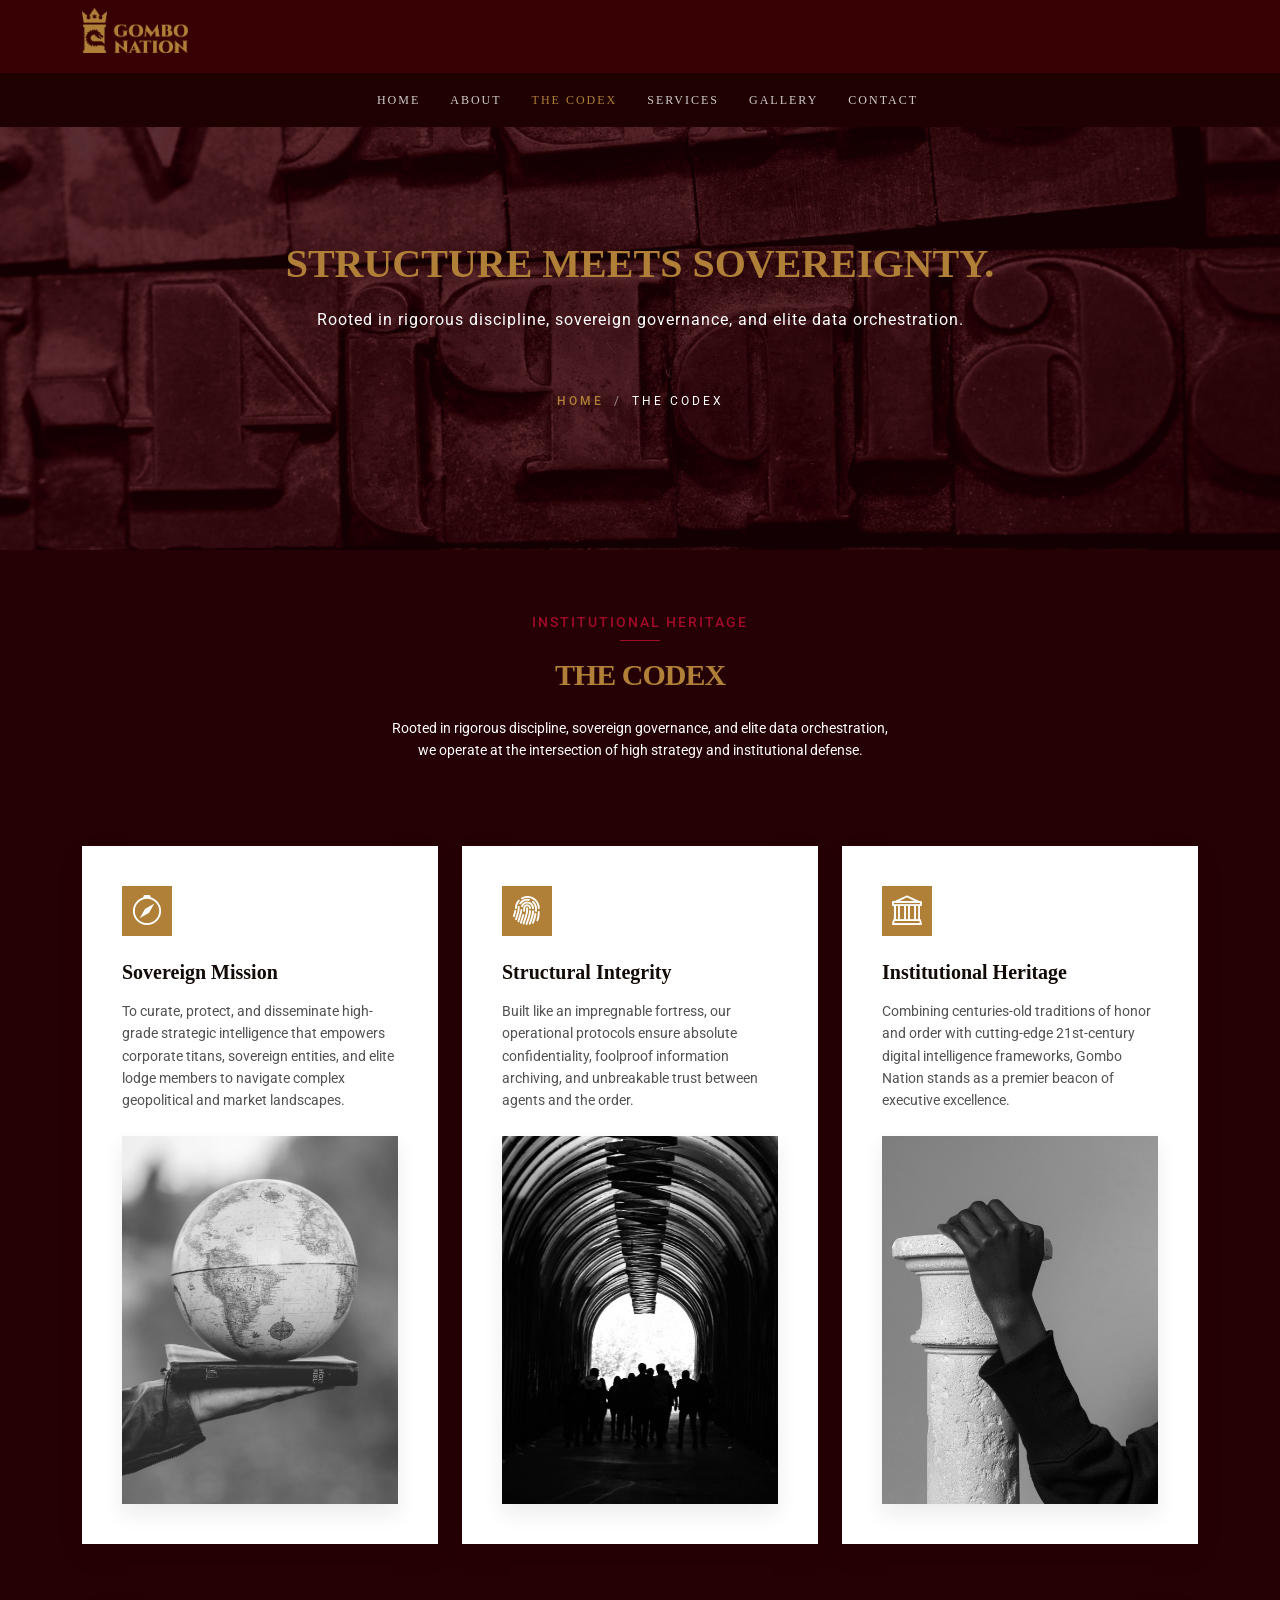
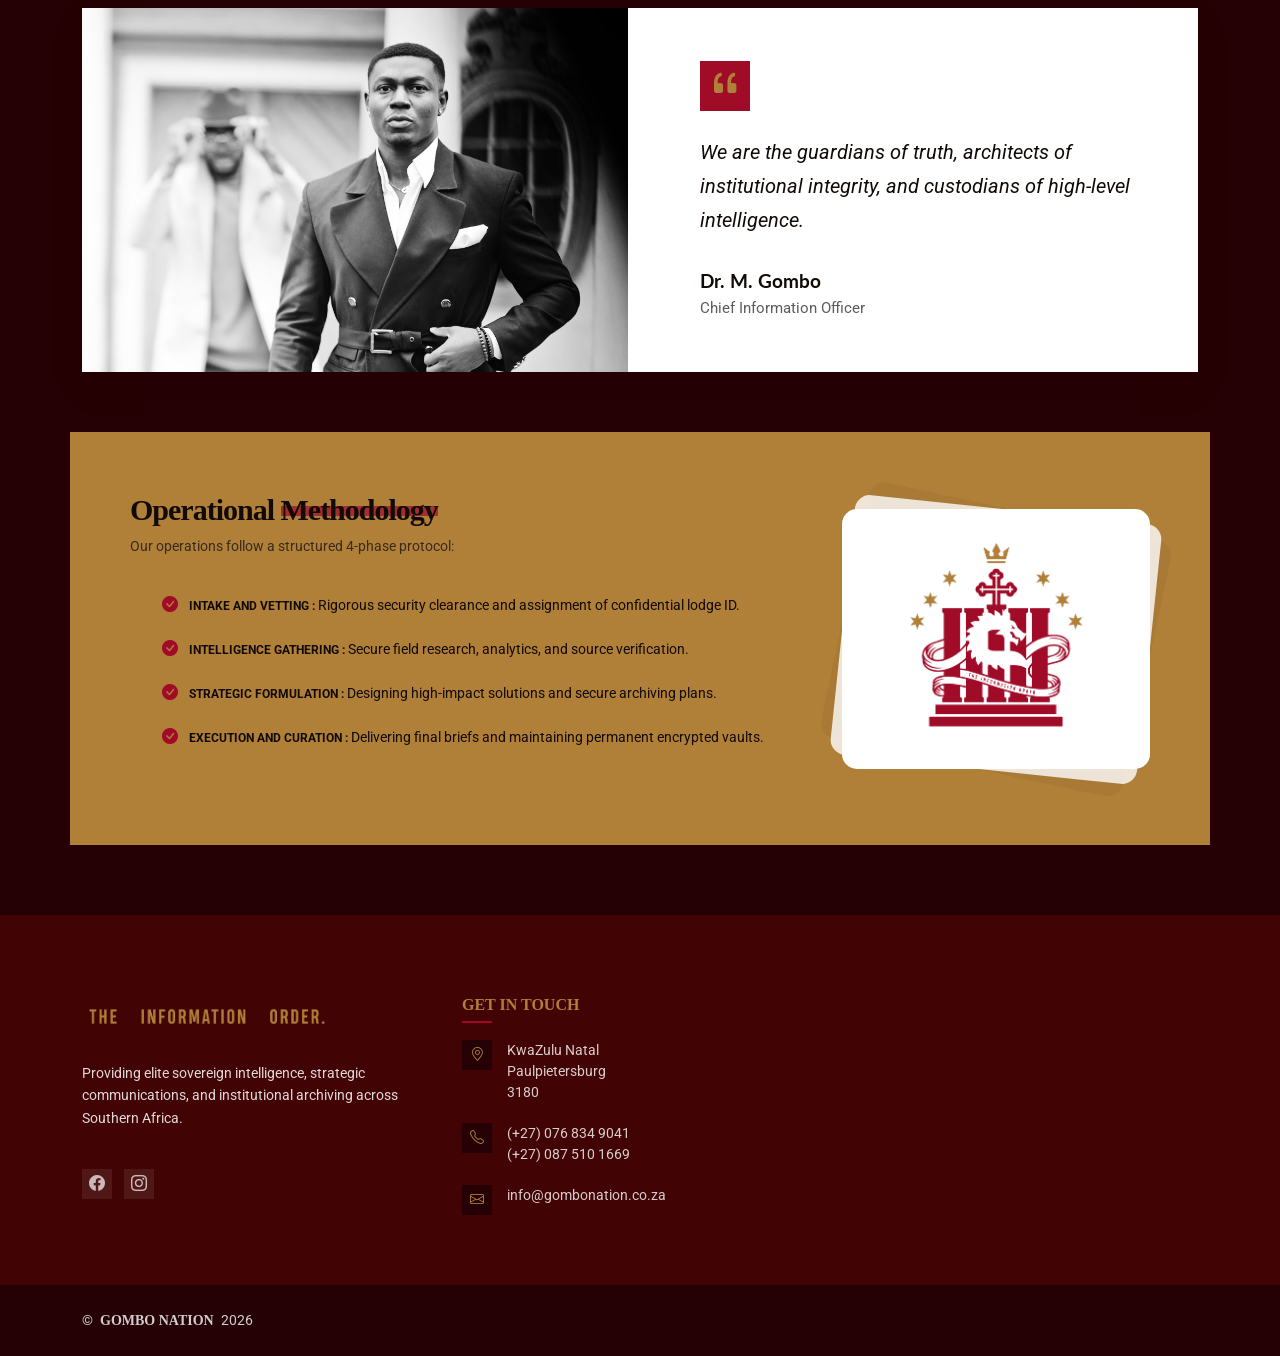
<file: the-codex.html>
<!DOCTYPE html>
<html lang="en">

<head>
  <meta charset="utf-8">
  <meta content="width=device-width, initial-scale=1.0" name="viewport">
  <title>Gombo Nation | The Codex</title>
  <meta name="www.gombonation.co.za" content="The Information Order. Guardians of truth, architects of institutional integrity, and custodians of high-level intelligence.">
  <meta content="Gombo Nation" name="The Elite Sovereign Institution. Providing elite sovereign intelligence, strategic communications, and institutional archiving.">

  <!-- Favicons -->
  <link href="assets/img/favicon.png" rel="icon">
  <link href="assets/img/apple-touch-icon.png" rel="apple-touch-icon">

  <!-- Fonts -->
  <link href="https://fonts.googleapis.com" rel="preconnect">
  <link href="https://fonts.gstatic.com" rel="preconnect" crossorigin>
  <link href="https://fonts.googleapis.com/css2?family=Roboto:ital,wght@0,100;0,300;0,400;0,500;0,700;0,900;1,100;1,300;1,400;1,500;1,700;1,900&family=Montserrat:ital,wght@0,100;0,200;0,300;0,400;0,500;0,600;0,700;0,800;0,900;1,100;1,200;1,300;1,400;1,500;1,600;1,700;1,800;1,900&family=Lato:ital,wght@0,100;0,300;0,400;0,700;0,900;1,100;1,300;1,400;1,700;1,900&display=swap" rel="stylesheet">

  <!-- Vendor CSS Files -->
  <link href="assets/vendor/bootstrap/css/bootstrap.min.css" rel="stylesheet">
  <link href="assets/vendor/bootstrap-icons/bootstrap-icons.css" rel="stylesheet">
  <link href="assets/vendor/aos/aos.css" rel="stylesheet">
  <link href="assets/vendor/swiper/swiper-bundle.min.css" rel="stylesheet">
  <link href="assets/vendor/glightbox/css/glightbox.min.css" rel="stylesheet">

  <!-- Main CSS File -->
  <link href="assets/css/main.css" rel="stylesheet">

</head>

<body class="index-page">

  <header id="header" class="header fixed-top">
    <div class="container-fluid container-xl position-relative">

      <div class="top-row d-flex align-items-center justify-content-between">
        <a href="index.html" class="logo d-flex align-items-center">
          <img src="assets/img/gombo-nation-web-logo.png" alt="gombo-nation-logo">
        </a>
      </div>

    </div>

    <div class="nav-wrap">
      <div class="container d-flex justify-content-center position-relative">
        <nav id="navmenu" class="navmenu">
          <ul>
            <li><a href="index.html">Home</a></li>
            <li><a href="about.html">About</a></li>
            <li><a href="the-codex.html" class="active">The Codex</a></li>
            <li><a href="services.html">Services</a></li>
            <li><a href="gallery.html">Gallery</a></li>
            <li><a href="contact.html">Contact</a></li>
          </ul>
          <i class="mobile-nav-toggle d-xl-none bi bi-list"></i>
        </nav>
      </div>
    </div>

  </header>

  <main class="main">

   <!-- Page Title -->
    <div class="page-title dark-background" data-aos="fade" style="background-image: url(assets/img/gnation-brand-bg-2.jpg);">
      <div class="container position-relative">
        <h1>Structure Meets Sovereignty.</h1>
        <p>Rooted in rigorous discipline, sovereign governance, and elite data orchestration.</p>

        <nav class="breadcrumbs">
          <ol>
            <li><a href="index.html">Home</a></li>
            <li class="current">The Codex</li>
          </ol>
        </nav>

      </div>
    </div><!-- End Page Title -->

    <!-- Features Cards Section -->
    <section id="features-cards" class="features-cards section">

      <!-- Section Title -->
      <div class="container section-title" data-aos="fade-up">
        <span class="subtitle">Institutional Heritage</span>
        <h2 >The Codex</h2>
        <p style="font-size: 14px;color:#ffffff;">Rooted in rigorous discipline, sovereign governance, and elite data orchestration, we operate at the intersection of high strategy and institutional defense.</p>
      </div><!-- End Section Title -->

      <div class="container" data-aos="fade-up" data-aos-delay="100">

        <div class="row g-4">
          <div class="col-lg-4" data-aos="fade-up" data-aos-delay="150">
            <div class="feature-card">
              <div class="feature-icon">
                <i class="bi bi-compass"></i>
              </div>
              <h3>Sovereign Mission</h3>
              <p>To curate, protect, and disseminate high-grade strategic intelligence that empowers corporate titans, sovereign entities, and elite lodge members to navigate complex geopolitical and market landscapes.</p>
              <!-- <ul class="feature-benefits">
                <li><i class="bi bi-check-circle-fill"></i> Real-time data visualization</li>
                <li><i class="bi bi-check-circle-fill"></i> Customizable widgets</li>
                <li><i class="bi bi-check-circle-fill"></i> Interactive reports</li>
              </ul> -->
              <div class="feature-image">
                <img src="assets/img/the-codex-1.jpg" alt="Dashboard Interface" class="img-fluid" loading="lazy">
              </div>
            </div>
          </div>

          <div class="col-lg-4" data-aos="fade-up" data-aos-delay="200">
            <div class="feature-card">
              <div class="feature-icon">
                <i class="bi bi-fingerprint"></i>
              </div>
              <h3>Structural Integrity</h3>
              <p>Built like an impregnable fortress, our operational protocols ensure absolute confidentiality, foolproof information archiving, and unbreakable trust between agents and the order.</p>
              <!-- <ul class="feature-benefits">
                <li><i class="bi bi-check-circle-fill"></i> Predictive analysis</li>
                <li><i class="bi bi-check-circle-fill"></i> Custom reporting</li>
                <li><i class="bi bi-check-circle-fill"></i> Data exploration</li>
              </ul> -->
              <div class="feature-image">
                <img src="assets/img/the-codex-2.jpg" alt="Analytics Tools" class="img-fluid" loading="lazy">
              </div>
            </div>
          </div>

          <div class="col-lg-4" data-aos="fade-up" data-aos-delay="250">
            <div class="feature-card">
              <div class="feature-icon">
                <i class="bi bi-bank"></i>
              </div>
              <h3>Institutional Heritage</h3>
              <p>Combining centuries-old traditions of honor and order with cutting-edge 21st-century digital intelligence frameworks, Gombo Nation stands as a premier beacon of executive excellence.</p>
              <!-- <ul class="feature-benefits">
                <li><i class="bi bi-check-circle-fill"></i> End-to-end encryption</li>
                <li><i class="bi bi-check-circle-fill"></i> Advanced access control</li>
                <li><i class="bi bi-check-circle-fill"></i> Compliance monitoring</li>
              </ul> -->
              <div class="feature-image">
                <img src="assets/img/the-codex-3.jpg" alt="Security Features" class="img-fluid" loading="lazy">
              </div>
            </div>
          </div>
        </div>

        <div class="feature-testimonial" data-aos="fade-up" data-aos-delay="300">
          <div class="row align-items-center">
            <div class="col-lg-6" data-aos="zoom-in">
              <div class="testimonial-image">
                <img src="assets/img/the-codex-4.jpg" alt="Testimonial" class="img-fluid">
              </div>
            </div>
            <div class="col-lg-6" data-aos="fade-up" data-aos-delay="200">
              <div class="testimonial-content">
                <div class="quote-icon">
                  <i class="bi bi-quote"></i>
                </div>
                <p>We are the guardians of truth, architects of institutional integrity, and custodians of high-level intelligence.</p>
                <div class="testimonial-author">
                  <h4>Dr. M. Gombo</h4>
                  <span>Chief Information Officer</span>
                </div>
              </div>
            </div>
          </div>
        </div>

      </div>

    </section><!-- /Features Cards Section -->

    <!-- Call To Action Section -->
    <section id="call-to-action" class="call-to-action section">
      <div class="container" data-aos="zoom-out">
        <div class="row g-5">

          <div class="col-lg-8 col-md-6 content d-flex flex-column justify-content-center order-last order-md-first">
            <h3>Operational <em>Methodology</em></h3>
            <p>Our operations follow a structured 4-phase protocol:</p>
            <ul class="feature-benefits">
                <li><i class="bi bi-check-circle-fill"></i> <b> Intake And Vetting : </b> Rigorous security clearance and assignment of confidential lodge ID.</li>
                <li><i class="bi bi-check-circle-fill"></i> <b> Intelligence Gathering : </b> Secure field research, analytics, and source verification.</li>
                <li><i class="bi bi-check-circle-fill"></i> <b> Strategic Formulation : </b> Designing high-impact solutions and secure archiving plans.</li>
                <li><i class="bi bi-check-circle-fill"></i> <b> Execution And Curation : </b> Delivering final briefs and maintaining permanent encrypted vaults.</li>
              </ul>
          </div>

          <div class="col-lg-4 col-md-6 order-first order-md-last d-flex align-items-center">
            <div class="img">
              <img src="assets/img/gombo-nation-official-logo-white.png" alt="gombo-nation-logo" class="img-fluid">
            </div>
          </div>

        </div>
      </div>
    </section><!-- /Call To Action Section -->

  </main>

  <footer id="footer" class="footer dark-background">

    <div class="container">
      <div class="row gy-5">

        <div class="col-lg-4">
          <div class="footer-content">
            <a href="index.html" class="logo d-flex align-items-center mb-4">
             <img src="assets/img/gnation-tagline.png" alt="gombo-nation-logo">
            </a>
            <p class="mb-4">Providing elite sovereign intelligence, strategic communications, and institutional archiving across Southern Africa.</p>
          
           <div class="social-links">
              <a href="https://facebook.com/gombonation" target="_blank"><i class="bi bi-facebook"></i></a>
              <a href="https://instagram.com/gombonation" target="_blank"><i class="bi bi-instagram"></i></a>
            </div>
          </div>
        </div>

        <div class="col-lg-4">
          <div class="footer-contact">
            <h4>Get in Touch</h4>
            <div class="contact-item">
              <div class="contact-icon">
                <i class="bi bi-geo-alt"></i>
              </div>
              <div class="contact-info">
                <p>KwaZulu Natal<br>Paulpietersburg<br>3180</p>
              </div>
            </div>

            <div class="contact-item">
              <div class="contact-icon">
                <i class="bi bi-telephone"></i>
              </div>
              <div class="contact-info">
                <p>(+27) 076 834 9041</p>
                <p> (+27) 087 510 1669</p>
              </div>
            </div>

            <div class="contact-item">
              <div class="contact-icon">
                <i class="bi bi-envelope"></i>
              </div>
              <div class="contact-info">
                <p>info@gombonation.co.za</p>
              </div>
            </div>

          </div>
        </div>

      </div>
    </div>

    <div class="footer-bottom">
      <div class="container">
        <div class="row align-items-center">
          <div class="col-lg-6">
            <div class="copyright">
              <p>© <strong class="px-1 sitename" style="font-family: Georgia, 'Times New Roman', Times, serif;text-transform: uppercase;">Gombo Nation</strong> <span>2026</span></p>
            </div>
          </div>
        </div>
      </div>
    </div>

  </footer>

  <!-- Scroll Top -->
  <a href="#" id="scroll-top" class="scroll-top d-flex align-items-center justify-content-center"><i class="bi bi-arrow-up-short"></i></a>

  <!-- Preloader -->
  <div id="preloader"></div>

  <!-- Vendor JS Files -->
  <script src="assets/vendor/bootstrap/js/bootstrap.bundle.min.js"></script>
  <script src="assets/vendor/php-email-form/validate.js"></script>
  <script src="assets/vendor/aos/aos.js"></script>
  <script src="assets/vendor/purecounter/purecounter_vanilla.js"></script>
  <script src="assets/vendor/swiper/swiper-bundle.min.js"></script>
  <script src="assets/vendor/imagesloaded/imagesloaded.pkgd.min.js"></script>
  <script src="assets/vendor/isotope-layout/isotope.pkgd.min.js"></script>
  <script src="assets/vendor/glightbox/js/glightbox.min.js"></script>

  <!-- Main JS File -->
  <script src="assets/js/main.js"></script>

</body>

</html>
</file>
<file: assets/css/main.css>
/*--------------------------------------------------------------
# Font & Color Variables
# Help: https://bootstrapmade.com/color-system/
--------------------------------------------------------------*/
/* Fonts */
:root {
  --default-font: "Roboto",  system-ui, -apple-system, "Segoe UI", Roboto, "Helvetica Neue", Arial, "Noto Sans", "Liberation Sans", sans-serif, "Apple Color Emoji", "Segoe UI Emoji", "Segoe UI Symbol", "Noto Color Emoji";
  --heading-font: "Lato",  sans-serif;
  --nav-font: "Montserrat",  sans-serif;
}

/* Global Colors - The following color variables are used throughout the website. Updating them here will change the color scheme of the entire website */
:root { 
  --background-color: #ffffff; /* Background color for the entire website, including individual sections */
  --default-color: #1a1715; /* Default color used for the majority of the text content across the entire website */
  --heading-color: #110a06; /* Color for headings, subheadings and title throughout the website */
  --accent-color: #a00b28; /* Accent color that represents your brand on the website. It's used for buttons, links, and other elements that need to stand out */
  --surface-color: #ffffff; /* The surface color is used as a background of boxed elements within sections, such as cards, icon boxes, or other elements that require a visual separation from the global background. */
  --contrast-color: #ffffff; /* Contrast color for text, ensuring readability against backgrounds of accent, heading, or default colors. */
}

/* Nav Menu Colors - The following color variables are used specifically for the navigation menu. They are separate from the global colors to allow for more customization options */
:root {
  --nav-color: rgba(255, 255, 255, 0.8);  /* The default color of the main navmenu links */
  --nav-hover-color: #a00b28; /* Applied to main navmenu links when they are hovered over or active */
  --nav-mobile-background-color: #ffffff; /* Used as the background color for mobile navigation menu */
  --nav-dropdown-background-color: #ffffff; /* Used as the background color for dropdown items that appear when hovering over primary navigation items */
  --nav-dropdown-color: #1a1715; /* Used for navigation links of the dropdown items in the navigation menu. */
  --nav-dropdown-hover-color: #a00b28; /* Similar to --nav-hover-color, this color is applied to dropdown navigation links when they are hovered over. */
}

/* Color Presets - These classes override global colors when applied to any section or element, providing reuse of the sam color scheme. */

.light-background {
  --background-color: #fffaf2;
  --surface-color: #ffffff;
}

.dark-background {
  --background-color: #410303;
  --default-color: #ffffff;
  --heading-color: #ffffff;
  --surface-color: #252626;
  --contrast-color: #ffffff;
}

/* Smooth scroll */
:root {
  scroll-behavior: smooth;
}

/*--------------------------------------------------------------
# General Styling & Shared Classes
--------------------------------------------------------------*/
body {
  color: var(--default-color);
  background-color: var(--background-color);
  font-family: var(--default-font);
}

a {
  color: var(--accent-color);
  text-decoration: none;
  transition: 0.3s;
}

a:hover {
  color: color-mix(in srgb, var(--accent-color), transparent 25%);
  text-decoration: none;
}

h1,
h2,
h3,
h4,
h5,
h6 {
  color: var(--heading-color);
  font-family: var(--heading-font);
}

/*--------------------------------------------------------------
# Global Header
--------------------------------------------------------------*/
.header {
  --background-color: rgba(255, 255, 255, 0);
  --default-color: #ffffff;
  --heading-color: #ffffff;
  color: var(--default-color);
  background-color: #380205;
  transition: all 0.5s;
  z-index: 997;
  padding: 8px 0 0 0;
}

.header .top-row {
  padding-bottom: 10px;
}

.header .top-row .logo {
  text-decoration: none;
}

.header .top-row .logo img {
  max-height: 45px;
  margin-right: 10px;
}

.header .top-row .logo .sitename {
  font-size: 28px;
  font-weight: 400;
  color: var(--heading-color);
  font-family: var(--heading-font);
  margin: 0;
}

.header .social-links a {
  color: var(--heading-color);
  padding: 0 8px;
  display: inline-block;
  font-size: 18px;
  transition: 0.3s;
}

.header .social-links a:hover {
  color: var(--accent-color);
}

@media (max-width: 1200px) {
  .header .social-links {
    padding-right: 40px;
  }
}

.header .nav-wrap {
  background-color: color-mix(in srgb, #070000, transparent 50%);
  margin-top: 10px;
  display: flex;
  justify-content: center;
}

.header .mobile-nav-toggle {
  position: fixed;
  top: 20px;
  right: 5px;
}

/* Global Header on Scroll
------------------------------*/
.scrolled .header {
  --background-color: #1a1715;
}

/*--------------------------------------------------------------
# Navigation Menu
--------------------------------------------------------------*/
/* Navmenu - Desktop */
@media (min-width: 1200px) {
  .navmenu {
    padding: 0;
  }

  .navmenu ul {
    margin: 0;
    padding: 0;
    display: flex;
    list-style: none;
    align-items: center;
  }

  .navmenu li {
    position: relative;
  }

  .navmenu a,
  .navmenu a:focus {
    color: var(--nav-color);
    padding: 18px 15px;
    font-size: 12px;
    letter-spacing: 2px;
    font-family: Georgia, 'Times New Roman', Times, serif;
    text-transform: uppercase;
    font-weight: 500;
    display: flex;
    align-items: center;
    justify-content: space-between;
    white-space: nowrap;
    transition: 0.3s;
  }

  .navmenu a i,
  .navmenu a:focus i {
    font-size: 14px;
    line-height: 0;
    margin-left: 5px;
    transition: 0.3s;
  }

  .navmenu li:last-child a {
    padding-right: 0;
  }

  .navmenu li:hover>a,
  .navmenu .active,
  .navmenu .active:focus {
    color: #b07f38;
  }

  .navmenu .dropdown ul {
    margin: 0;
    padding: 10px 0;
    background: var(--nav-dropdown-background-color);
    display: block;
    position: absolute;
    visibility: hidden;
    left: 14px;
    top: 130%;
    opacity: 0;
    transition: 0.3s;
    border-radius: 4px;
    z-index: 99;
    box-shadow: 0px 0px 30px rgba(0, 0, 0, 0.1);
  }

  .navmenu .dropdown ul li {
    min-width: 200px;
  }

  .navmenu .dropdown ul a {
    padding: 10px 20px;
    font-size: 14px;
     text-transform: uppercase;
    color: #b07f38;
  }

  .navmenu .dropdown ul a i {
    font-size: 14px;
  }

  .navmenu .dropdown ul a:hover,
  .navmenu .dropdown ul .active:hover,
  .navmenu .dropdown ul li:hover>a {
    color: #b07f38;
  }

  .navmenu .dropdown:hover>ul {
    opacity: 1;
    top: 100%;
    visibility: visible;
  }

  .navmenu .dropdown .dropdown ul {
    top: 0;
    left: -90%;
    visibility: hidden;
  }

  .navmenu .dropdown .dropdown:hover>ul {
    opacity: 1;
    top: 0;
    left: -100%;
    visibility: visible;
  }
}

/* Navmenu - Mobile */
@media (max-width: 1199px) {

  .header .top-row .logo img {
    max-height: 45px;
    margin-right: 10px;
  }

  .mobile-nav-toggle {
    color: var(--nav-color);
    font-size: 28px;
    line-height: 0;
    margin-right: 10px;
    cursor: pointer;
    transition: color 0.3s;
  }

  .navmenu {
    padding: 0;
    z-index: 9997;
  }

  .navmenu ul {
    display: none;
    list-style: none;
    position: absolute;
    inset: 60px 20px 20px 20px;
    padding: 10px 0;
    margin: 0;
    border-radius: 6px;
    background-color:#380205;
    overflow-y: auto;
    transition: 0.3s;
    z-index: 9998;
    box-shadow: 0px 0px 30px rgba(0, 0, 0, 0.1);
  }

  .navmenu a,
  .navmenu a:focus {
    color: #b07f38;
    padding: 20px 20px;
    font-family: Georgia, 'Times New Roman', Times, serif;
    text-transform: uppercase;
    letter-spacing: 3px;
    font-size: 14px;
    font-weight: 500;
    display: flex;
    align-items: center;
    justify-content: space-between;
    white-space: nowrap;
    transition: 0.3s;
  }

  .navmenu a i,
  .navmenu a:focus i {
    font-size: 14px;
    line-height: 0;
    margin-left: 5px;
    width: 30px;
    height: 30px;
    display: flex;
    align-items: center;
    justify-content: center;
    border-radius: 50%;
    transition: 0.3s;
    background-color: color-mix(in srgb, var(--accent-color), transparent 90%);
  }

  .navmenu a i:hover,
  .navmenu a:focus i:hover {
    background-color: var(--accent-color);
    color: var(--contrast-color);
  }

  .navmenu a:hover,
  .navmenu .active,
  .navmenu .active:focus {
    color: var(--nav-dropdown-hover-color);
  }

  .navmenu .active i,
  .navmenu .active:focus i {
    background-color: var(--accent-color);
    color: var(--contrast-color);
    transform: rotate(180deg);
  }

  .navmenu .dropdown ul {
    position: static;
    display: none;
    z-index: 99;
    padding: 10px 0;
    margin: 10px 20px;
    background-color: var(--nav-dropdown-background-color);
    border: 1px solid color-mix(in srgb, var(--default-color), transparent 90%);
    box-shadow: none;
    transition: all 0.5s ease-in-out;
  }

  .navmenu .dropdown ul ul {
    background-color: rgba(33, 37, 41, 0.1);
  }

  .navmenu .dropdown>.dropdown-active {
    display: block;
    background-color: rgba(33, 37, 41, 0.03);
  }

  .mobile-nav-active {
    overflow: hidden;
  }

  .mobile-nav-active .mobile-nav-toggle {
    color: #fff;
    position: absolute;
    font-size: 32px;
    top: 15px;
    right: 15px;
    margin-right: 0;
    z-index: 9999;
  }

  .mobile-nav-active .navmenu {
    position: fixed;
    overflow: hidden;
    inset: 0;
    background: rgba(33, 37, 41, 0.8);
    transition: 0.3s;
  }

  .mobile-nav-active .navmenu>ul {
    display: block;
  }
}

/*--------------------------------------------------------------
# Global Footer
--------------------------------------------------------------*/
.footer {
  color: var(--default-color);
  background: var(--background-color);
  font-size: 14px;
  padding: 80px 0 0;
  position: relative;
}

.footer .footer-content .logo {
  line-height: 1;
}

.footer .footer-content .logo span {
  color: var(--heading-color);
  font-size: 28px;
  font-weight: 700;
  letter-spacing: 0.5px;
  font-family: var(--heading-font);
}

.footer .footer-content .logo img {
  width: 250px;
}

.footer .footer-content p {
  font-size: 14px;
  line-height: 1.6;
  color: color-mix(in srgb, var(--default-color), transparent 15%);
  text-align: left;
}

.footer .newsletter-form {
  margin-top: 30px;
}

.footer .newsletter-form h5 {
  color: var(--heading-color);
  font-size: 16px;
  font-weight: 600;
  margin-bottom: 15px;
  font-family: var(--heading-font);
}

.footer .newsletter-form .input-group {
  position: relative;
  display: flex;
  border-radius: 50px;
  overflow: hidden;
  box-shadow: 0 2px 10px color-mix(in srgb, var(--default-color), transparent 90%);
}

.footer .newsletter-form input[type=email] {
  flex: 1;
  padding: 12px 20px;
  border: none;
  background-color: var(--surface-color);
  color: var(--default-color);
  font-size: 14px;
}

.footer .newsletter-form input[type=email]:focus {
  outline: none;
  box-shadow: none;
}

.footer .newsletter-form input[type=email]::placeholder {
  color: color-mix(in srgb, var(--default-color), transparent 60%);
}

.footer .newsletter-form .btn-subscribe {
  background-color: var(--accent-color);
  color: var(--contrast-color);
  border: none;
  padding: 12px 20px;
  cursor: pointer;
  transition: 0.3s;
}

.footer .newsletter-form .btn-subscribe:hover {
  background-color: color-mix(in srgb, var(--accent-color), black 10%);
}

.footer .newsletter-form .btn-subscribe i {
  font-size: 16px;
}

.footer .newsletter-form .loading,
.footer .newsletter-form .error-message,
.footer .newsletter-form .sent-message {
  font-size: 13px;
  margin-top: 8px;
}

.footer h4 {
  color: #b07f38;
  font-size: 16px;
  font-weight: 600;
  margin-bottom: 25px;
  position: relative;
  font-family: var(--heading-font);
  text-transform: uppercase;
  font-family: Georgia, 'Times New Roman', Times, serif;
}

.footer h4:after {
  content: "";
  position: absolute;
  left: 0;
  bottom: -8px;
  width: 30px;
  height: 2px;
  background-color: var(--accent-color);
}

.footer .footer-links ul {
  list-style: none;
  padding: 0;
  margin: 0;
}

.footer .footer-links ul li {
  padding: 8px 0;
  display: flex;
  align-items: center;
  transition: 0.3s;
}

.footer .footer-links ul li:hover {
  transform: translateX(5px);
}

.footer .footer-links ul a {
  color: color-mix(in srgb, var(--default-color), transparent 25%);
  text-decoration: none;
  display: flex;
  align-items: center;
  font-size: 14px;
  transition: 0.3s;
}

.footer .footer-links ul a:hover {
  color: var(--accent-color);
}

.footer .footer-links ul a i {
  margin-right: 15px;
  font-size: 12px;
  color: var(--accent-color);
}

.footer .footer-contact .contact-item {
  display: flex;
  align-items: flex-start;
  margin-bottom: 20px;
}

.footer .footer-contact .contact-item .contact-icon {
  width: 30px;
  height: 30px;
  background-color: #250004;
  display: flex;
  align-items: center;
  justify-content: center;
  margin-right: 15px;
  flex-shrink: 0;
}

.footer .footer-contact .contact-item .contact-icon i {
  color: #b07f38;
  font-size: 14px;
  font-weight: 600;
}

.footer .footer-contact .contact-item .contact-info p {
  margin: 0;
  color: color-mix(in srgb, var(--default-color), transparent 20%);
  font-size: 14px;
  line-height: 1.5;
}

.footer .social-links {
  display: flex;
  gap: 12px;
  margin-top: 40px;
}

.footer .social-links a {
  width: 30px;
  height: 30px;
  background-color: color-mix(in srgb, var(--default-color), transparent 92%);
  color: color-mix(in srgb, var(--default-color), transparent 30%);
  display: flex;
  align-items: center;
  justify-content: center;
  transition: 0.3s;
  text-decoration: none;
}

.footer .social-links a:hover {
  background-color: #410303;
  color: #b07f38;
  transform: translateY(-3px);
}

.footer .social-links a i {
  font-size: 16px;
}

.footer .footer-bottom {
  margin-top: 50px;
  padding: 25px 0;
  background-color: #250004;
}

.footer .footer-bottom .copyright p {
  margin: 0;
  font-size: 14px;
  color: color-mix(in srgb, var(--default-color), transparent 20%);
}

@media (max-width: 991px) {
  .footer .footer-bottom .copyright p {
    text-align: center;
    margin-bottom: 15px;
  }
}

.footer .footer-bottom .footer-bottom-links {
  text-align: right;
  margin-bottom: 8px;
}

@media (max-width: 991px) {
  .footer .footer-bottom .footer-bottom-links {
    text-align: center;
    margin-bottom: 10px;
  }
}

.footer .footer-bottom .footer-bottom-links a {
  color: color-mix(in srgb, var(--default-color), transparent 30%);
  font-size: 13px;
  margin-left: 20px;
  text-decoration: none;
}

.footer .footer-bottom .footer-bottom-links a:first-child {
  margin-left: 0;
}

.footer .footer-bottom .footer-bottom-links a:hover {
  color: var(--accent-color);
}

@media (max-width: 991px) {
  .footer .footer-bottom .footer-bottom-links a {
    margin: 0 10px;
  }
}

.footer .footer-bottom .credits {
  text-align: right;
  font-size: 13px;
  color: color-mix(in srgb, var(--default-color), transparent 40%);
}

@media (max-width: 991px) {
  .footer .footer-bottom .credits {
    text-align: center;
  }
}

.footer .footer-bottom .credits a {
  color: var(--accent-color);
  text-decoration: none;
}

.footer .footer-bottom .credits a:hover {
  text-decoration: underline;
}

@media (max-width: 768px) {
  .footer {
    padding: 60px 0 0;
  }

  .footer .footer-content {
    text-align: center;
    margin-bottom: 40px;
  }

  .footer .footer-links,
  .footer .footer-contact {
    margin-bottom: 40px;
  }
}

input[type=text],
input[type=email],
textarea {
  color: var(--default-color);
  background-color: var(--surface-color);
  font-size: 14px;
  border-color: color-mix(in srgb, var(--default-color), transparent 80%);
}

input[type=text]:focus,
input[type=email]:focus,
textarea:focus {
  border-color: var(--accent-color);
}

input[type=text]::placeholder,
input[type=email]::placeholder,
textarea::placeholder {
  color: color-mix(in srgb, var(--default-color), transparent 70%);
}

/*--------------------------------------------------------------
# Preloader
--------------------------------------------------------------*/
#preloader {
  position: fixed;
  inset: 0;
  z-index: 999999;
  overflow: hidden;
  background: var(--background-color);
  transition: all 0.6s ease-out;
}

#preloader:before {
  content: "";
  position: fixed;
  top: calc(50% - 30px);
  left: calc(50% - 30px);
  border: 6px solid #ffffff;
  border-color: var(--accent-color) transparent var(--accent-color) transparent;
  border-radius: 50%;
  width: 60px;
  height: 60px;
  animation: animate-preloader 1.5s linear infinite;
}

@keyframes animate-preloader {
  0% {
    transform: rotate(0deg);
  }

  100% {
    transform: rotate(360deg);
  }
}

/*--------------------------------------------------------------
# Scroll Top Button
--------------------------------------------------------------*/
.scroll-top {
  position: fixed;
  visibility: hidden;
  opacity: 0;
  right: 15px;
  bottom: 15px;
  z-index: 99999;
  background-color: var(--accent-color);
  width: 40px;
  height: 40px;
  border-radius: 4px;
  transition: all 0.4s;
}

.scroll-top i {
  font-size: 24px;
  color: var(--contrast-color);
  line-height: 0;
}

.scroll-top:hover {
  background-color: #410303;
  color: var(--contrast-color);
}

.scroll-top.active {
  visibility: visible;
  opacity: 1;
}

/*--------------------------------------------------------------
# Disable aos animation delay on mobile devices
--------------------------------------------------------------*/
@media screen and (max-width: 768px) {
  [data-aos-delay] {
    transition-delay: 0 !important;
  }
}

/*--------------------------------------------------------------
# Global Page Titles & Breadcrumbs
--------------------------------------------------------------*/
.page-title {
  color: var(--default-color);
  background-color: var(--background-color);
  background-size: cover;
  background-position: center;
  background-repeat: no-repeat;
  padding: 200px 0 80px 0;
  text-align: center;
  position: relative;
}

.page-title:before {
  content: "";
  background-color: color-mix(in srgb, #250004, transparent 50%);
  position: absolute;
  inset: 0;
}

.page-title h1 {
  color: #b07f38;
  font-size: 40px;
  font-weight: 600;
  margin-top: 40px;
  margin-bottom: 20px;
  font-family: Georgia, 'Times New Roman', Times, serif !important;
  text-transform: uppercase;
}

.page-title p {
  font-weight: 300;
  margin-bottom: 40px;
  letter-spacing: 1px;
}

/* .page-title .statement {
  margin-bottom: 200px;
} */

.page-title .breadcrumbs ol {
  display: flex;
  flex-wrap: wrap;
  list-style: none;
  justify-content: center;
  padding: 0;
  margin: 0;
  font-size: 12px;
  font-weight: 400;
  margin-top: 60px;
  margin-bottom: 60px;
  text-transform: uppercase;
  letter-spacing: 3px;
}

.page-title .breadcrumbs ol li+li {
  padding-left: 10px;
}

.page-title .breadcrumbs ol li+li::before {
  content: "/";
  display: inline-block;
  padding-right: 10px;
  color: color-mix(in srgb, var(--default-color), transparent 50%);
}

.page-title .breadcrumbs a {
  color: #b07f38 !important;
  font-weight: 500;
}

/*--------------------------------------------------------------
# Global Sections
--------------------------------------------------------------*/
section,
.section {
  color: var(--default-color);
  background-color: var(--background-color);
  padding: 60px 0;
  scroll-margin-top: 133px;
  overflow: clip;
}

@media (max-width: 1199px) {

  section,
  .section {
    scroll-margin-top: 73px;
  }
}

/*--------------------------------------------------------------
# Global Section Titles
--------------------------------------------------------------*/
.section-title {
  text-align: center;
  padding-bottom: 60px;
  position: relative;
}

.section-title h2 {
  font-size: 30px;
  font-weight: 600;
  line-height: 1.2;
  color: var(--heading-color);
  margin-bottom: 1.5rem;
  letter-spacing: -1px;
  font-family: Georgia, 'Times New Roman', Times, serif;
  text-transform: uppercase;
}

@media (max-width: 768px) {
  .section-title h2 {
    font-size: 2.5rem;
  }
}

.section-title .subtitle {
  display: inline-block;
  font-size: 0.875rem;
  font-weight: 500;
  color: var(--accent-color);
  text-transform: uppercase;
  letter-spacing: 2px;
  margin-bottom: 1.5rem;
  position: relative;
}

.section-title .subtitle::after {
  content: "";
  position: absolute;
  bottom: -8px;
  left: 50%;
  transform: translateX(-50%);
  width: 40px;
  height: 1px;
  background: var(--accent-color);
}

.section-title p {
  font-size: 14PX;
  line-height: 1.8;
  color: color-mix(in srgb, var(--default-color), transparent 25%);
  max-width: 900px;
  margin: 0 auto;
  text-wrap: balance;
  font-weight: 300;
}

/*--------------------------------------------------------------
# Hero Section
--------------------------------------------------------------*/
.hero {
  padding: 120px 0 60px 0;
  min-height: 100vh;
  position: relative;
  display: flex;
  align-items: center;
  overflow: hidden;
}

.hero .hero-content {
  width: 100%;
  position: relative;
  display: flex;
  align-items: center;
  z-index: 3;
}

.hero .video-background {
  position: absolute;
  top: 0;
  left: 0;
  width: 100%;
  height: 100%;
  z-index: 1;
}

.hero .video-background video {
  width: 100%;
  height: 100%;
  object-fit: cover;
}

.hero .video-overlay {
  position: absolute;
  top: 0;
  left: 0;
  width: 100%;
  height: 100%;
  background: color-mix(in srgb, var(--background-color), transparent 20%);
  z-index: 2;
}

.hero h1 {
  font-size: 3.5rem;
  font-weight: 700;
  margin-bottom: 1.5rem;
  line-height: 1.2;
}

@media (max-width: 768px) {
  .hero h1 {
    font-size: 2.5rem;
  }
}

@media (max-width: 576px) {
  .hero h1 {
    font-size: 2rem;
  }
}

.hero p {
  font-size: 1.25rem;
  margin-bottom: 2.5rem;
  color: color-mix(in srgb, var(--default-color), transparent 30%);
  line-height: 1.6;
}

@media (max-width: 768px) {
  .hero p {
    font-size: 1.1rem;
    margin-bottom: 2rem;
  }
}

.hero .hero-buttons {
  display: flex;
  gap: 1rem;
  justify-content: center;
  flex-wrap: wrap;
}

.hero .hero-buttons .btn {
  padding: 0.875rem 2rem;
  font-weight: 600;
  border-radius: 50px;
  transition: all 0.3s ease;
  text-decoration: none;
  border: 2px solid transparent;
  font-size: 1rem;
}

.hero .hero-buttons .btn.btn-primary {
  background-color: var(--accent-color);
  color: var(--contrast-color);
  border-color: var(--accent-color);
}

.hero .hero-buttons .btn.btn-primary:hover {
  background-color: color-mix(in srgb, var(--accent-color), black 15%);
  border-color: color-mix(in srgb, var(--accent-color), black 15%);
  transform: translateY(-2px);
}

.hero .hero-buttons .btn.btn-outline {
  background-color: transparent;
  color: color-mix(in srgb, var(--default-color), transparent 20%);
  border-color: color-mix(in srgb, var(--default-color), transparent 50%);
}

.hero .hero-buttons .btn.btn-outline:hover {
  transform: translateY(-2px);
  border-color: var(--accent-color);
  color: var(--accent-color);
}

@media (max-width: 576px) {
  .hero .hero-buttons .btn {
    padding: 0.75rem 1.5rem;
    font-size: 0.9rem;
  }
}

@media (max-width: 992px) {
  .hero {
    padding: 80px 0;
    min-height: 80vh;
  }

  .hero .hero-content {
    min-height: 80vh;
  }
}

/*--------------------------------------------------------------
# About Section
--------------------------------------------------------------*/
.about {
  padding-top: 60px;
  background-color: #250004;
  padding-bottom: 20px;
}

.about .content h2 {
  font-family: Georgia, 'Times New Roman', Times, serif;
  font-size: 40px;
  font-weight: 300;
  line-height: 1.3;
  color: #b07f38;
  margin-bottom: 2rem;
}

@media (max-width: 768px) {
  .about .content h2 {
    font-size: 2rem;
  }
}

.about .content p {
  font-size: 14px;
  line-height: 1.8;
  color: #b07f38;
  margin-bottom: 2rem;
}

.about .content p.lead {
  font-size: 14px;
  font-weight: 300;
  color: #fffaf2;
  margin-bottom: 2.5rem;
}

.about .stats-wrapper {
  display: flex;
  gap: 3rem;
  margin: 3rem 0;
  padding: 2.5rem 0;
  border-top: 1px solid color-mix(in srgb, var(--default-color), transparent 90%);
  border-bottom: 1px solid color-mix(in srgb, var(--default-color), transparent 90%);
}

@media (max-width: 576px) {
  .about .stats-wrapper {
    flex-direction: column;
    gap: 2rem;
    text-align: center;
  }
}

.about .stats-wrapper .stat-item {
  display: flex;
  flex-direction: column;
}

.about .stats-wrapper .stat-item .number {
  font-size: 3rem;
  font-weight: 200;
  color: var(--accent-color);
  line-height: 1;
  margin-bottom: 0.5rem;
}

.about .stats-wrapper .stat-item .label {
  font-size: 0.875rem;
  color: color-mix(in srgb, var(--default-color), transparent 30%);
  text-transform: uppercase;
  letter-spacing: 0.1em;
  font-weight: 500;
}

.about .cta-wrapper {
  margin-top: 2.5rem;
}

.about .cta-wrapper .btn-link {
  display: inline-flex;
  align-items: center;
  gap: 0.5rem;
  font-size: 14px;
  color: var(--accent-color);
  text-decoration: none;
  font-weight: 400;
  transition: all 0.3s ease;
  margin-bottom: 40px;
}

.about .cta-wrapper .btn-link i {
  transition: transform 0.3s ease;
}

.about .cta-wrapper .btn-link:hover {
  color: color-mix(in srgb, var(--accent-color), transparent 20%);
}

.about .cta-wrapper .btn-link:hover i {
  transform: translateX(4px);
}

.about .image-wrapper {
  position: relative;
  padding-left: 2rem;
}

@media (max-width: 992px) {
  .about .image-wrapper {
    padding-left: 0;
    margin-top: 3rem;
  }
}

.about .image-wrapper img {
  border-radius: 8px;
  box-shadow: 0 20px 60px color-mix(in srgb, var(--default-color), transparent 85%);
}

.about .image-wrapper .floating-element {
  position: absolute;
  bottom: -2rem;
  left: -2rem;
  background-color: var(--surface-color);
  padding: 2rem;
  border-radius: 12px;
  max-width: 320px;
  box-shadow: 0 20px 60px color-mix(in srgb, var(--default-color), transparent 80%);
}

@media (max-width: 992px) {
  .about .image-wrapper .floating-element {
    position: static;
    margin-top: 2rem;
    max-width: none;
  }
}

.about .image-wrapper .floating-element .quote-content blockquote {
  font-size: 1rem;
  line-height: 1.6;
  color: var(--default-color);
  margin-bottom: 1rem;
  font-style: italic;
  font-weight: 300;
}

.about .image-wrapper .floating-element .quote-content cite {
  font-size: 0.875rem;
  color: color-mix(in srgb, var(--default-color), transparent 40%);
  font-style: normal;
  font-weight: 500;
}

@media (max-width: 992px) {
  .about {
    padding: 80px 0;
  }
}

@media (max-width: 576px) {
  .about {
    padding: 60px 0;
  }
}

/*--------------------------------------------------------------
# Clients Section
--------------------------------------------------------------*/
.clients {
  padding-top: 30px;
  padding-bottom: 60px;
}

.clients .client-item {
  padding: 1.5rem;
  text-align: center;
  height: 100%;
  background-color: var(--surface-color);
  border-radius: 8px;
  border: 1px solid color-mix(in srgb, var(--default-color), transparent 90%);
  transition: all 0.3s ease-in-out;
  display: flex;
  align-items: center;
  justify-content: center;
}

.clients .client-item img {
  max-width: 100%;
  transition: all 0.3s ease-in-out;
  filter: grayscale(100);
  opacity: 0.8;
}

.clients .client-item:hover {
  transform: translateY(-5px);
  border-color: var(--accent-color);
}

.clients .client-item:hover img {
  filter: grayscale(0);
  opacity: 1;
}

@media (max-width: 1199px) {
  .clients .client-item {
    padding: 1.25rem;
  }
}

@media (max-width: 767px) {
  .clients .client-item {
    padding: 1rem;
  }
}

/*--------------------------------------------------------------
# Features Section
--------------------------------------------------------------*/
/* .features {
 background: rgb(226, 165, 74); 
} */

.features .tabs-wrapper {
  max-width: 1100px;
  margin: 0 auto;
}

.features .tabs-header {
  margin-bottom: 80px;
}

@media (max-width: 768px) {
  .features .tabs-header {
    margin-bottom: 60px;
  }
}

.features .tabs-header .nav-tabs {
  border: none;
  justify-content: center;
  gap: 0;
  background: var(--surface-color);
  border-radius: 0px;
  padding: 8px;
  box-shadow: 0 2px 20px color-mix(in srgb, var(--default-color), transparent 94%);
}

@media (max-width: 768px) {
  .features .tabs-header .nav-tabs {
    flex-direction: column;
    gap: 4px;
  }
}

.features .tabs-header .nav-tabs .nav-item {
  flex: 1;
  cursor: pointer;
}

@media (max-width: 768px) {
  .features .tabs-header .nav-tabs .nav-item {
    flex: none;
    width: 100%;
  }
}

.features .tabs-header .nav-tabs .nav-link {
  border: none;
  background: transparent;
  padding: 0;
  border-radius: 0px;
  transition: all 0.3s ease;
  position: relative;
  overflow: hidden;
}

.features .tabs-header .nav-tabs .nav-link.active {
  background: #a00b28;
}

.features .tabs-header .nav-tabs .nav-link.active .tab-content-preview .tab-number {
  color: var(--contrast-color);
  background: color-mix(in srgb, var(--contrast-color), transparent 85%);
}

.features .tabs-header .nav-tabs .nav-link.active .tab-content-preview .tab-text h6,
.features .tabs-header .nav-tabs .nav-link.active .tab-content-preview .tab-text small {
  color: var(--contrast-color);
}

.features .tabs-header .nav-tabs .nav-link:hover:not(.active) {
  background: color-mix(in srgb, var(--accent-color), transparent 95%);
}

.features .tabs-header .nav-tabs .nav-link:hover:not(.active) .tab-content-preview .tab-number {
  background: color-mix(in srgb, var(--accent-color), transparent 85%);
  color: var(--accent-color);
}

.features .tabs-header .nav-tabs .nav-link .tab-content-preview {
  display: flex;
  align-items: center;
  gap: 16px;
  padding: 20px 24px;
}

@media (max-width: 768px) {
  .features .tabs-header .nav-tabs .nav-link .tab-content-preview {
    padding: 16px 20px;
    gap: 12px;
  }
}

.features .tabs-header .nav-tabs .nav-link .tab-content-preview .tab-number {
  width: 36px;
  height: 36px;
  border-radius: 0px;
  background: color-mix(in srgb, var(--default-color), transparent 92%);
  color: color-mix(in srgb, var(--default-color), transparent 30%);
  display: flex;
  align-items: center;
  justify-content: center;
  font-size: 13px;
  font-weight: 600;
  transition: all 0.3s ease;
  flex-shrink: 0;
}

@media (max-width: 768px) {
  .features .tabs-header .nav-tabs .nav-link .tab-content-preview .tab-number {
    width: 32px;
    height: 32px;
    font-size: 12px;
  }
}

.features .tabs-header .nav-tabs .nav-link .tab-content-preview .tab-text {
  text-align: left;
}

@media (max-width: 768px) {
  .features .tabs-header .nav-tabs .nav-link .tab-content-preview .tab-text {
    flex: 1;
  }
}

.features .tabs-header .nav-tabs .nav-link .tab-content-preview .tab-text h6 {
  margin: 0 0 2px 0;
  font-size: 14px;
  font-weight: 500;
  color: var(--heading-color);
  transition: all 0.3s ease;
  font-family: Georgia, 'Times New Roman', Times, serif;
}

@media (max-width: 768px) {
  .features .tabs-header .nav-tabs .nav-link .tab-content-preview .tab-text h6 {
    font-size: 13px;
  }
}

.features .tabs-header .nav-tabs .nav-link .tab-content-preview .tab-text small {
  font-size: 10px;
  color: color-mix(in srgb, var(--default-color), transparent 40%);
  transition: all 0.3s ease;
  display: block;
  line-height: 1;
  text-transform: uppercase;
}

.features .tab-content .tab-pane {
  animation: fadeInContent 0.5s ease-in-out;
}

.features .tab-content .content-area {
  padding-right: 40px;
}

@media (max-width: 992px) {
  .features .tab-content .content-area {
    padding-right: 0;
    margin-bottom: 50px;
  }
}

.features .tab-content .content-area .content-badge {
  display: inline-flex;
  align-items: center;
  gap: 8px;
  background:#a00b28;
  color: #fffaf2;
  padding: 8px 16px;
  border-radius: 0px;
  font-size: 10px;
  font-weight: 500;
  margin-bottom: 24px;
  text-transform: uppercase;
}

.features .tab-content .content-area .content-badge i {
  font-size: 14px;
}

.features .tab-content .content-area h3 {
  font-size: 24px;
  font-weight: 600;
  line-height: 1.2;
  margin-bottom: 24px;
  font-family: Georgia, 'Times New Roman', Times, serif;
  text-transform: uppercase;
}

@media (max-width: 768px) {
  .features .tab-content .content-area h3 {
    font-size: 28px;
  }
}

@media (max-width: 576px) {
  .features .tab-content .content-area h3 {
    font-size: 24px;
  }
}

.features .tab-content .content-area p {
  font-size: 14px;
  line-height: 1.7;
  color: color-mix(in srgb, var(--default-color), transparent 25%);
  margin-bottom: 40px;
}

@media (max-width: 768px) {
  .features .tab-content .content-area p {
    font-size: 15px;
  }
}

.features .tab-content .content-area .highlight-stats {
  display: flex;
  gap: 40px;
  margin-bottom: 40px;
}

@media (max-width: 576px) {
  .features .tab-content .content-area .highlight-stats {
    gap: 24px;
  }
}

.features .tab-content .content-area .highlight-stats .stat-item .stat-value {
  display: block;
  font-size: 28px;
  font-weight: 300;
  color: var(--accent-color);
  line-height: 1;
  margin-bottom: 4px;
}

@media (max-width: 768px) {
  .features .tab-content .content-area .highlight-stats .stat-item .stat-value {
    font-size: 24px;
  }
}

.features .tab-content .content-area .highlight-stats .stat-item .stat-label {
  font-size: 12px;
  color: color-mix(in srgb, var(--default-color), transparent 40%);
  text-transform: uppercase;
  letter-spacing: 0.5px;
}

.features .tab-content .content-area .feature-points {
  margin-bottom: 40px;
}

.features .tab-content .content-area .feature-points .point-item {
  display: flex;
  align-items: flex-start;
  gap: 12px;
  margin-bottom: 16px;
}

.features .tab-content .content-area .feature-points .point-item:last-child {
  margin-bottom: 0;
}

.features .tab-content .content-area .feature-points .point-item i {
  font-size: 12px;
  color: var(--accent-color);
  margin-top: 4px;
  flex-shrink: 0;
}

.features .tab-content .content-area .feature-points .point-item span {
  font-size: 14px;
  line-height: 1.6;
  color: var(--default-color);
}

.features .tab-content .content-area .explore-link {
  display: inline-flex;
  align-items: center;
  gap: 8px;
  color: var(--accent-color);
  text-decoration: none;
  font-size: 14px;
  font-weight: 500;
  transition: all 0.3s ease;
}

.features .tab-content .content-area .explore-link:hover {
  gap: 12px;
  color: var(--accent-color);
}

.features .tab-content .content-area .explore-link:hover i {
  transform: translate(2px, -2px);
}

.features .tab-content .content-area .explore-link i {
  font-size: 16px;
  transition: all 0.3s ease;
}

.features .tab-content .visual-content {
  position: relative;
  padding-left: 40px;
}

@media (max-width: 992px) {
  .features .tab-content .visual-content {
    padding-left: 0;
  }
}

.features .tab-content .visual-content img {
  width: 100%;
  border-radius: 0px;
}

.features .tab-content .visual-content .floating-element {
  position: absolute;
  bottom: 20px;
  right: 20px;
}

@media (max-width: 768px) {
  .features .tab-content .visual-content .floating-element {
    bottom: 15px;
    right: 15px;
  }
}

.features .tab-content .visual-content .floating-element .floating-card {
  background: var(--surface-color);
  backdrop-filter: blur(10px);
  border-radius: 12px;
  padding: 16px 20px;
  display: flex;
  align-items: center;
  gap: 12px;
  box-shadow: 0 8px 30px color-mix(in srgb, var(--default-color), transparent 85%);
  border: 1px solid color-mix(in srgb, var(--default-color), transparent 90%);
  animation: floatAnimation 3s ease-in-out infinite;
}

@media (max-width: 768px) {
  .features .tab-content .visual-content .floating-element .floating-card {
    padding: 12px 16px;
    gap: 10px;
  }
}

.features .tab-content .visual-content .floating-element .floating-card i {
  font-size: 20px;
  color: var(--accent-color);
}

@media (max-width: 768px) {
  .features .tab-content .visual-content .floating-element .floating-card i {
    font-size: 18px;
  }
}

.features .tab-content .visual-content .floating-element .floating-card .card-info span {
  display: block;
  font-size: 10px;
  color: color-mix(in srgb, var(--default-color), transparent 40%);
  text-transform: uppercase;
  letter-spacing: 0.5px;
  margin-bottom: 2px;
}

.features .tab-content .visual-content .floating-element .floating-card .card-info strong {
  display: block;
  font-size: 13px;
  font-weight: 600;
  color: var(--heading-color);
}

@media (max-width: 768px) {
  .features .tab-content .visual-content .floating-element .floating-card .card-info strong {
    font-size: 12px;
  }
}

@keyframes fadeInContent {
  from {
    opacity: 0;
    transform: translateY(20px);
  }

  to {
    opacity: 1;
    transform: translateY(0);
  }
}

@keyframes floatAnimation {

  0%,
  100% {
    transform: translateY(0px);
  }

  50% {
    transform: translateY(-8px);
  }
}

/*--------------------------------------------------------------
# Features Cards Section
--------------------------------------------------------------*/
.features-cards {
  background-color: #250004;
}

.features-cards h2 {
  color: #b07f38 !important;
}

.features-cards .subtitle p {
  color: #fffaf2;
}

.features-cards .feature-card {
  height: 100%;
  background-color: var(--surface-color);
  border-radius: 0px;
  padding: 2.5rem;
  box-shadow: 0 10px 30px color-mix(in srgb, var(--default-color), transparent 94%);
  position: relative;
  overflow: hidden;
  transition: 0.3s;
}

.features-cards .feature-card:hover {
  transform: translateY(-10px);
  box-shadow: 0 15px 40px color-mix(in srgb, var(--default-color), transparent 90%);
}

.features-cards .feature-card.highlighted {
  background: linear-gradient(135deg, color-mix(in srgb, var(--accent-color), transparent 85%), var(--surface-color));
  border: 1px solid color-mix(in srgb, var(--accent-color), transparent 75%);
}

.features-cards .feature-icon {
  display: inline-flex;
  align-items: center;
  justify-content: center;
  width: 50px;
  height: 50px;
  border-radius: 0px;
  margin-bottom: 1.5rem;
  background: #b07f38;
  color: var(--contrast-color);
}

.features-cards .feature-icon i {
  font-size: 30px;
}

.features-cards h3 {
  font-size: 20px;
  font-weight: 700;
  margin-bottom: 1rem;
  font-family: Georgia, 'Times New Roman', Times, serif;
}

.features-cards p {
  color: color-mix(in srgb, var(--default-color), transparent 25%);
  font-size: 14px;
  line-height: 1.6;
  margin-bottom: 1.5rem;
}

.features-cards .feature-benefits {
  list-style: none;
  padding: 0;
  margin-bottom: 2rem;
}

.features-cards .feature-benefits li {
  display: flex;
  align-items: center;
  gap: 0.75rem;
  margin-bottom: 0.75rem;
  color: var(--heading-color);
}

.features-cards .feature-benefits li i {
  color: var(--accent-color);
  font-size: 1rem;
}

.features-cards .feature-image {
  border-radius: 0px;
  overflow: hidden;
  box-shadow: 0 10px 20px color-mix(in srgb, var(--default-color), transparent 92%);
}

.features-cards .feature-image img {
  width: 100%;
  height: auto;
  transition: transform 0.5s ease;
}

.features-cards .feature-image img:hover {
  transform: scale(1.05);
}

.features-cards .feature-testimonial {
  margin-top: 4rem;
  background-color: var(--surface-color);
  border-radius: 0px;
  box-shadow: 0 15px 40px color-mix(in srgb, var(--default-color), transparent 94%);
  overflow: hidden;
}

.features-cards .testimonial-image {
  height: 100%;
}

.features-cards .testimonial-image img {
  height: 100%;
  object-fit: cover;
}

.features-cards .testimonial-content {
  padding: 3rem;
}

.features-cards .testimonial-content .quote-icon {
  width: 50px;
  height: 50px;
  display: flex;
  align-items: center;
  justify-content: center;
  background-color: #a00b28;
  color: #b07f38;
  font-size: 36px;
  border-radius: 0px;
  margin-bottom: 1.5rem;
}

.features-cards .testimonial-content p {
  font-size: 1.25rem;
  font-style: italic;
  line-height: 1.7;
  margin-bottom: 2rem;
  color: var(--heading-color);
}

.features-cards .testimonial-content .testimonial-author h4 {
  font-size: 1.2rem;
  font-weight: 700;
  margin-bottom: 0.25rem;
}

.features-cards .testimonial-content .testimonial-author span {
  color: color-mix(in srgb, var(--default-color), transparent 30%);
  font-size: 0.95rem;
}

@media (max-width: 991px) {
  .features-cards .feature-card {
    margin-bottom: 1.5rem;
    padding: 2rem;
  }

  .features-cards .testimonial-content {
    padding: 2rem;
    text-align: center;
  }

  .features-cards .testimonial-content .quote-icon {
    margin-left: auto;
    margin-right: auto;
  }
}

@media (max-width: 767px) {
  .features-cards .feature-testimonial {
    margin-top: 2rem;
  }

  .features-cards .testimonial-image {
    max-height: 300px;
    overflow: hidden;
  }

  .features-cards .testimonial-image img {
    width: 100%;
    height: 300px;
    object-fit: cover;
  }

  .features-cards .testimonial-content {
    padding: 1.5rem;
  }

  .features-cards .testimonial-content p {
    font-size: 14px;
  }
}

/*--------------------------------------------------------------
# Call To Action Section
--------------------------------------------------------------*/
.call-to-action {
  padding: 0;
  background-color: #250004;
  padding-bottom: 70px !important;
}

.call-to-action .container {
  padding: 60px;
  background: #b07f38;
}

@media (max-width: 992px) {
  .call-to-action .container {
    padding: 60px;
  }
}

.call-to-action .content h3 {
  font-size: 30px;
  font-weight: 700;
  letter-spacing: -1px;
  font-family: Georgia, 'Times New Roman', Times, serif !important;
}

.call-to-action .content h3 em {
  font-style: normal;
  position: relative;
  z-index: 1;
}

.call-to-action .content h3 em:after {
  content: "";
  position: absolute;
  left: 0;
  right: 0;
  bottom: 10px;
  height: 10px;
  background: color-mix(in srgb, var(--accent-color), transparent 30%);
  z-index: -1;
}

.call-to-action .content p {
  color: color-mix(in srgb, var(--default-color), transparent 20%);
  font-weight: 400;
  font-size: 14px;
}

.call-to-action .feature-benefits li {
  /* display: flex; */
  list-style: none;
  align-items: left;
  gap: 10px;
  margin-bottom: 20px;
  margin-top: 20px;
  color: var(--heading-color);
  font-size: 14px;
}

.call-to-action .feature-benefits b {
   text-transform: uppercase;
   font-size: 12px;
}

.call-to-action .feature-benefits li i {
  color: var(--accent-color);
  font-size: 1rem;
  padding-right: 8px;
}

.call-to-action .content .cta-btn {
  color: var(--contrast-color);
  font-weight: 400;
  font-size: 12px;
  display: inline-block;
  padding: 10px 20px;
  border-radius: 0px;
  transition: 0.5s;
  margin-top: 10px;
  background: var(--accent-color);
  text-transform: uppercase;
}

.call-to-action .content .cta-btn:hover {
  background: #250004;
}

.call-to-action .img {
  position: relative;
}

.call-to-action .img:before {
  content: "";
  position: absolute;
  inset: 0;
  background: color-mix(in srgb, var(--contrast-color), transparent 20%);
  border-radius: 15px;
  transform: rotate(6deg);
  z-index: 2;
}

.call-to-action .img:after {
  content: "";
  position: absolute;
  inset: 0;
  background: color-mix(in srgb, var(--default-color), transparent 95%);
  border-radius: 15px;
  transform: rotate(12deg);
  z-index: 1;
}

.call-to-action .img img {
  position: relative;
  z-index: 3;
  border-radius: 15px;
  z-index: 3;
}

/*--------------------------------------------------------------
# Testimonials Section
--------------------------------------------------------------*/
.testimonials .testimonials-carousel,
.testimonials .testimonials-slider {
  overflow: hidden;
}

.testimonials .testimonial-item {
  box-sizing: content-box;
  min-height: 320px;
}

.testimonials .testimonial-item .testimonial-img {
  width: 90px;
  border-radius: 50%;
  margin: -40px 0 0 40px;
  position: relative;
  z-index: 2;
  border: 6px solid var(--background-color);
}

.testimonials .testimonial-item h3 {
  font-size: 18px;
  font-weight: bold;
  margin: 10px 0 5px 45px;
}

.testimonials .testimonial-item h4 {
  font-size: 14px;
  color: color-mix(in srgb, var(--default-color), transparent 20%);
  margin: 0 0 0 45px;
}

.testimonials .testimonial-item .quote-icon-left,
.testimonials .testimonial-item .quote-icon-right {
  color: color-mix(in srgb, var(--accent-color), transparent 50%);
  font-size: 26px;
  line-height: 0;
}

.testimonials .testimonial-item .quote-icon-left {
  display: inline-block;
  left: -5px;
  position: relative;
}

.testimonials .testimonial-item .quote-icon-right {
  display: inline-block;
  right: -5px;
  position: relative;
  top: 10px;
  transform: scale(-1, -1);
}

.testimonials .testimonial-item p {
  font-style: italic;
  margin: 0 15px 0 15px;
  padding: 20px 20px 60px 20px;
  background: color-mix(in srgb, var(--default-color), transparent 97%);
  position: relative;
  border-radius: 6px;
  position: relative;
  z-index: 1;
}

.testimonials .swiper-wrapper {
  height: auto;
}

.testimonials .swiper-pagination {
  margin-top: 20px;
  position: relative;
}

.testimonials .swiper-pagination .swiper-pagination-bullet {
  width: 12px;
  height: 12px;
  background-color: var(--background-color);
  opacity: 1;
  border: 1px solid var(--accent-color);
}

.testimonials .swiper-pagination .swiper-pagination-bullet-active {
  background-color: var(--accent-color);
}

/*--------------------------------------------------------------
# Services Section
--------------------------------------------------------------*/
.services {
  background: #410303;
}
.services .services-showcase {
  margin-bottom: 6rem;
}

.services .services-showcase .featured-service {
  position: relative;
  height: 600px;
  overflow: hidden;
}

.services .services-showcase .featured-service .service-image {
  position: absolute;
  top: 0;
  left: 0;
  width: 100%;
  height: 100%;
}

.services .services-showcase .featured-service .service-image img {
  width: 100%;
  height: 100%;
  object-fit: cover;
  transition: transform 0.6s ease;
}

.services .services-showcase .featured-service .service-overlay {
  position: absolute;
  top: 0;
  left: 0;
  width: 100%;
  height: 100%;
  background: linear-gradient(135deg, color-mix(in srgb, var(--heading-color), transparent 20%) 0%, color-mix(in srgb, var(--accent-color), transparent 30%) 100%);
  display: flex;
  align-items: center;
  justify-content: center;
  opacity: 0;
  transition: all 0.4s ease;
}

.services .services-showcase .featured-service .service-overlay .overlay-content {
  text-align: center;
  color: var(--contrast-color);
  padding: 2rem;
  transform: translateY(30px);
  transition: transform 0.4s ease;
}

.services .services-showcase .featured-service .service-overlay .overlay-content h3 {
  font-size: 30px;
  font-weight: 600;
  margin-bottom: 1rem;
  color: var(--contrast-color);
  font-family: Georgia, 'Times New Roman', Times, serif;
}

.services .services-showcase .featured-service .service-overlay .overlay-content p {
  font-size: 14px;
  line-height: 1.6;
  margin-bottom: 2rem;
  opacity: 0.9;
}

.services .services-showcase .featured-service .service-overlay .overlay-content .service-link {
  display: inline-flex;
  font-size: 16px;
  align-items: center;
  gap: 0.5rem;
  color: var(--contrast-color);
  text-decoration: none;
  font-weight: 400;
  border-bottom: 1px solid var(--contrast-color);
  padding-bottom: 4px;
  transition: all 0.3s ease;
}

.services .services-showcase .featured-service .service-overlay .overlay-content .service-link i {
  transition: transform 0.3s ease;
}

.services .services-showcase .featured-service .service-overlay .overlay-content .service-link:hover {
  color: var(--contrast-color);
  border-color: transparent;
}

.services .services-showcase .featured-service .service-overlay .overlay-content .service-link:hover i {
  transform: translateX(5px);
}

.services .services-showcase .featured-service:hover .service-overlay {
  opacity: 1;
}

.services .services-showcase .featured-service:hover .service-overlay .overlay-content {
  transform: translateY(0);
}

.services .services-showcase .featured-service:hover .service-image img {
  transform: scale(1.05);
}

.services .services-showcase .services-list {
  display: flex;
  flex-direction: column;
  height: 600px;
  background: var(--surface-color);
}

.services .services-showcase .services-list .service-item {
  background-color: #250004;
  flex: 1;
  display: flex;
  align-items: center;
  padding: 3rem 4rem;
  border-bottom: 1px solid color-mix(in srgb, var(--default-color), transparent 92%);
  transition: all 0.3s ease;
}

.services .services-showcase .services-list .service-item:last-child {
  border-bottom: none;
}

.services .services-showcase .services-list .service-item:hover {
  background: color-mix(in srgb, var(--accent-color), transparent 95%);
  transform: translateX(10px);
}

.services .services-showcase .services-list .service-item .service-icon {
  flex-shrink: 0;
  width: 60px;
  height: 60px;
  display: flex;
  align-items: center;
  justify-content: center;
  margin-right: 2rem;
}

.services .services-showcase .services-list .service-item .service-icon i {
  font-size: 30px;
  color: var(--accent-color);
}

.services .services-showcase .services-list .service-item .service-content h4 {
  font-size: 16px;
  font-weight: 600;
  margin-bottom: 0.5rem;
  text-transform: uppercase;
  color: #b07f38 !important;
  font-family: Georgia, 'Times New Roman', Times, serif;
}

.services .services-showcase .services-list .service-item .service-content h4 a {
  color: #b07f38;
  text-decoration: none;
  transition: color 0.3s ease;
}

.services .services-showcase .services-list .service-item .service-content h4 a:hover {
  color: var(--accent-color);
}

.services .services-showcase .services-list .service-item .service-content p {
  font-size: 14px;
  line-height: 1.6;
  color: #a00b28;
  margin: 0;
}

.services .additional-services .service-card {
  background: var(--surface-color);
  transition: all 0.4s ease;
  height: 100%;
}

.services .additional-services .service-card .card-image {
  overflow: hidden;
  height: 250px;
}

.services .additional-services .service-card .card-image img {
  width: 100%;
  height: 100%;
  object-fit: cover;
  transition: transform 0.4s ease;
}

.services .additional-services .service-card .card-body {
  padding: 2.5rem 2rem;
}

.services .additional-services .service-card .card-body h5 {
  font-size: 1.375rem;
  font-weight: 400;
  margin-bottom: 1rem;
}

.services .additional-services .service-card .card-body h5 a {
  color: var(--heading-color);
  text-decoration: none;
  transition: color 0.3s ease;
}

.services .additional-services .service-card .card-body h5 a:hover {
  color: var(--accent-color);
}

.services .additional-services .service-card .card-body p {
  font-size: 0.95rem;
  line-height: 1.7;
  color: color-mix(in srgb, var(--default-color), transparent 25%);
  margin-bottom: 2rem;
}

.services .additional-services .service-card .card-body .read-more {
  display: inline-flex;
  align-items: center;
  gap: 0.5rem;
  color: var(--accent-color);
  text-decoration: none;
  font-weight: 400;
  font-size: 0.9rem;
  transition: all 0.3s ease;
}

.services .additional-services .service-card .card-body .read-more i {
  transition: transform 0.3s ease;
}

.services .additional-services .service-card .card-body .read-more:hover {
  color: var(--heading-color);
}

.services .additional-services .service-card .card-body .read-more:hover i {
  transform: translateX(3px);
}

.services .additional-services .service-card:hover {
  transform: translateY(-5px);
  box-shadow: 0 20px 40px color-mix(in srgb, var(--default-color), transparent 85%);
}

.services .additional-services .service-card:hover .card-image img {
  transform: scale(1.05);
}

@media (max-width: 991px) {
  .services .services-showcase .featured-service {
    height: 400px;
    margin-bottom: 2rem;
  }

  .services .services-showcase .featured-service .service-overlay .overlay-content {
    padding: 1.5rem;
  }

  .services .services-showcase .featured-service .service-overlay .overlay-content h3 {
    font-size: 2rem;
  }

  .services .services-showcase .services-list .service-item {
    padding: 2rem;
  }
}

@media (max-width: 768px) {
  .services {
    padding: 80px 0;
  }

  .services .intro-content {
    margin-bottom: 3rem;
  }

  .services .services-showcase {
    margin-bottom: 4rem;
  }

  .services .services-showcase .services-list .service-item {
    padding: 1.5rem;
    flex-direction: column;
    text-align: center;
  }

  .services .services-showcase .services-list .service-item .service-icon {
    margin-right: 0;
    margin-bottom: 1rem;
  }

  .services .additional-services .service-card .card-body {
    padding: 2rem 1.5rem;
  }
}

/*--------------------------------------------------------------
# Pricing Section
--------------------------------------------------------------*/
.pricing .pricing-item {
  background-color: color-mix(in srgb, var(--accent-color), transparent 96%);
  padding: 40px 40px;
  height: 100%;
  border-radius: 15px;
}

.pricing h3 {
  font-weight: 600;
  margin-bottom: 15px;
  font-size: 20px;
}

.pricing h4 {
  color: var(--accent-color);
  font-size: 48px;
  font-weight: 700;
  font-family: var(--heading-font);
  margin-bottom: 0;
}

.pricing h4 sup {
  font-size: 28px;
}

.pricing h4 span {
  color: color-mix(in srgb, var(--default-color), transparent 50%);
  font-size: 18px;
  font-weight: 500;
}

.pricing .description {
  font-size: 14px;
}

.pricing .cta-btn {
  border: 1px solid var(--default-color);
  color: var(--default-color);
  display: block;
  text-align: center;
  padding: 10px 35px;
  border-radius: 5px;
  font-size: 16px;
  font-weight: 500;
  font-family: var(--heading-font);
  transition: 0.3s;
  margin-top: 20px;
  margin-bottom: 6px;
}

.pricing .cta-btn:hover {
  background: var(--accent-color);
  color: var(--contrast-color);
  border-color: var(--accent-color);
}

.pricing ul {
  padding: 0;
  list-style: none;
  color: color-mix(in srgb, var(--default-color), transparent 30%);
  text-align: left;
  line-height: 20px;
}

.pricing ul li {
  padding: 10px 0;
  display: flex;
  align-items: center;
}

.pricing ul li:last-child {
  padding-bottom: 0;
}

.pricing ul i {
  color: #059652;
  font-size: 24px;
  padding-right: 3px;
}

.pricing ul .na {
  color: color-mix(in srgb, var(--default-color), transparent 60%);
}

.pricing ul .na i {
  color: color-mix(in srgb, var(--default-color), transparent 60%);
}

.pricing ul .na span {
  text-decoration: line-through;
}

.pricing .featured {
  position: relative;
}

.pricing .featured .popular {
  position: absolute;
  top: 15px;
  right: 15px;
  background-color: var(--accent-color);
  color: var(--contrast-color);
  padding: 4px 15px 6px 15px;
  margin: 0;
  border-radius: 5px;
  font-size: 14px;
  font-weight: 500;
}

.pricing .featured .cta-btn {
  background: var(--accent-color);
  color: var(--contrast-color);
  border-color: var(--accent-color);
}

@media (max-width: 992px) {
  .pricing .box {
    max-width: 60%;
    margin: 0 auto 30px auto;
  }
}

@media (max-width: 767px) {
  .pricing .box {
    max-width: 80%;
    margin: 0 auto 30px auto;
  }
}

@media (max-width: 420px) {
  .pricing .box {
    max-width: 100%;
    margin: 0 auto 30px auto;
  }
}

/*--------------------------------------------------------------
# Faq Section
--------------------------------------------------------------*/
.faq .faq-item {
  margin-bottom: 0;
  border-bottom: 1px solid color-mix(in srgb, var(--default-color), transparent 90%);
  transition: all 0.4s cubic-bezier(0.25, 0.46, 0.45, 0.94);
}

.faq .faq-item:last-child {
  border-bottom: none;
}

.faq .faq-item.faq-active .faq-header .faq-number {
  color: var(--accent-color);
  font-weight: 500;
}

.faq .faq-item.faq-active .faq-header h4 {
  color: var(--accent-color);
}

.faq .faq-item.faq-active .faq-header .faq-toggle {
  color: var(--accent-color);
  transform: rotate(0deg);
}

.faq .faq-item.faq-active .faq-header .faq-toggle i.bi-plus {
  opacity: 0;
  transform: rotate(90deg);
}

.faq .faq-item.faq-active .faq-header .faq-toggle i.bi-dash {
  opacity: 1;
  transform: rotate(0deg);
}

.faq .faq-item.faq-active .faq-content {
  grid-template-rows: 1fr;
  visibility: visible;
  opacity: 1;
}

.faq .faq-item:not(.faq-active) .faq-header .faq-toggle i.bi-plus {
  opacity: 1;
  transform: rotate(0deg);
}

.faq .faq-item:not(.faq-active) .faq-header .faq-toggle i.bi-dash {
  opacity: 0;
  transform: rotate(-90deg);
}

.faq .faq-item .faq-header {
  display: flex;
  align-items: center;
  padding: 40px 0;
  cursor: pointer;
  gap: 0;
  transition: all 0.3s ease;
}

.faq .faq-item .faq-header:hover .faq-number {
  transform: scale(1.1);
}

.faq .faq-item .faq-header:hover .faq-toggle {
  transform: scale(1.1);
}

.faq .faq-item .faq-header .faq-number {
  flex-shrink: 0;
  width: 80px;
  font-family: var(--heading-font);
  font-size: 1.1rem;
  font-weight: 300;
  color: color-mix(in srgb, var(--default-color), transparent 50%);
  transition: all 0.3s ease;
  letter-spacing: -0.02em;
}

.faq .faq-item .faq-header h4 {
  flex: 1;
  margin: 0;
  font-family: var(--heading-font);
  font-size: 1.25rem;
  font-weight: 300;
  color: var(--heading-color);
  transition: all 0.3s ease;
  line-height: 1.5;
  letter-spacing: -0.01em;
  margin-right: 20px;
}

.faq .faq-item .faq-header .faq-toggle {
  flex-shrink: 0;
  width: 24px;
  height: 24px;
  display: flex;
  align-items: center;
  justify-content: center;
  color: color-mix(in srgb, var(--default-color), transparent 40%);
  font-size: 18px;
  transition: all 0.3s ease;
  position: relative;
}

.faq .faq-item .faq-header .faq-toggle i {
  position: absolute;
  transition: all 0.3s cubic-bezier(0.25, 0.46, 0.45, 0.94);
}

.faq .faq-item .faq-content {
  display: grid;
  grid-template-rows: 0fr;
  transition: 0.4s cubic-bezier(0.25, 0.46, 0.45, 0.94);
  visibility: hidden;
  opacity: 0;
}

.faq .faq-item .faq-content .content-inner {
  padding: 0 80px 40px 80px;
  overflow: hidden;
}

.faq .faq-item .faq-content .content-inner p {
  margin: 0;
  color: color-mix(in srgb, var(--default-color), transparent 25%);
  line-height: 1.8;
  font-size: 1rem;
  font-weight: 300;
}

@media (max-width: 768px) {
  .faq .faq-item .faq-header {
    padding: 30px 0;
  }

  .faq .faq-item .faq-header .faq-number {
    width: 60px;
    font-size: 1rem;
  }

  .faq .faq-item .faq-header h4 {
    font-size: 1.1rem;
    margin-right: 15px;
  }

  .faq .faq-item .faq-header .faq-toggle {
    width: 20px;
    height: 20px;
    font-size: 16px;
  }

  .faq .faq-item .faq-content .content-inner {
    padding: 0 60px 30px 60px;
  }

  .faq .faq-item .faq-content .content-inner p {
    font-size: 0.95rem;
  }
}

@media (max-width: 576px) {
  .faq .faq-item .faq-header {
    padding: 25px 0;
  }

  .faq .faq-item .faq-header .faq-number {
    width: 50px;
    font-size: 0.9rem;
  }

  .faq .faq-item .faq-header h4 {
    font-size: 1rem;
    margin-right: 10px;
  }

  .faq .faq-item .faq-content .content-inner {
    padding: 0 50px 25px 50px;
  }

  .faq .faq-item .faq-content .content-inner p {
    font-size: 0.9rem;
  }
}

/*--------------------------------------------------------------
# Portfolio Section
--------------------------------------------------------------*/
.portfolio {
  background-color: #410303;
} 

.portfolio .portfolio-filters-wrapper {
  text-align: center;
  margin-bottom: 80px;
}

.portfolio .portfolio-filters {
  display: inline-flex;
  align-items: center;
  gap: 40px;
  padding: 0;
  margin: 0;
  list-style: none;
  position: relative;
}

.portfolio .portfolio-filters::after {
  content: "";
  position: absolute;
  bottom: -8px;
  left: 0;
  width: 100%;
  height: 1px;
  background: color-mix(in srgb, var(--default-color), transparent 90%);
}

.portfolio .portfolio-filters li {
  position: relative;
  cursor: pointer;
  padding: 12px 0;
  font-size: 15px;
  font-weight: 400;
  color: color-mix(in srgb, var(--default-color), transparent 30%);
  transition: all 0.4s ease-out;
  letter-spacing: 0.5px;
}

.portfolio .portfolio-filters li::after {
  content: "";
  position: absolute;
  bottom: -8px;
  left: 50%;
  width: 0;
  height: 2px;
  background: var(--accent-color);
  transition: all 0.4s ease-out;
  transform: translateX(-50%);
}

.portfolio .portfolio-filters li:hover {
  color: var(--default-color);
}

.portfolio .portfolio-filters li.filter-active {
  color: var(--default-color);
}

.portfolio .portfolio-filters li.filter-active::after {
  width: 100%;
}

@media (max-width: 768px) {
  .portfolio .portfolio-filters {
    flex-wrap: wrap;
    gap: 20px;
    justify-content: center;
  }
}

.portfolio .portfolio-card {
  transition: all 0.4s ease-out;
  overflow: hidden;
}

.portfolio .portfolio-card:hover {
  transform: translateY(-8px);
}

.portfolio .portfolio-card:hover .image-container img {
  transform: scale(1.05);
}

.portfolio .portfolio-card:hover .overlay {
  opacity: 1;
  visibility: visible;
}

.portfolio .portfolio-card:hover .content h3 {
  color: var(--accent-color);
}

.portfolio .image-container {
  position: relative;
  overflow: hidden;
  aspect-ratio: 4/3;
  border-radius: 8px;
}

.portfolio .image-container img {
  width: 100%;
  height: 100%;
  object-fit: cover;
  transition: transform 0.6s ease-out;
}

.portfolio .image-container .overlay {
  position: absolute;
  top: 0;
  left: 0;
  right: 0;
  bottom: 0;
  background: color-mix(in srgb, var(--accent-color), transparent 50%);
  display: flex;
  align-items: center;
  justify-content: center;
  opacity: 0;
  visibility: hidden;
  transition: all 0.4s ease-out;
  backdrop-filter: blur(2px);
}

.portfolio .image-container .overlay-content {
  display: flex;
  gap: 20px;
  transform: translateY(20px);
  transition: transform 0.4s ease-out 0.1s;
}

.portfolio-card:hover .portfolio .image-container .overlay-content {
  transform: translateY(0);
}

.portfolio .image-container .overlay-content a {
  width: 50px;
  height: 50px;
  background: var(--surface-color);
  color: var(--heading-color);
  display: flex;
  align-items: center;
  justify-content: center;
  border-radius: 50%;
  transition: all 0.3s ease;
  font-size: 18px;
}

.portfolio .image-container .overlay-content a:hover {
  background: var(--accent-color);
  color: var(--contrast-color);
  transform: scale(1.1);
}

.portfolio .content {
  padding: 30px 0;
  text-align: center;
}

.portfolio .content h3 {
  font-size: 20px;
  font-weight: 400;
  margin-bottom: 8px;
  transition: color 0.3s ease;
  letter-spacing: 0.5px;
}

.portfolio .content p {
  color: color-mix(in srgb, var(--default-color), transparent 40%);
  font-size: 14px;
  line-height: 1.6;
  margin: 0;
  letter-spacing: 0.3px;
}

@media (min-width: 992px) {
  .portfolio .portfolio-grid {
    grid-template-columns: repeat(3, 1fr);
  }
}

@media (min-width: 1200px) {
  .portfolio .portfolio-grid {
    grid-template-columns: repeat(4, 1fr);
    gap: 50px;
  }
}

/*--------------------------------------------------------------
# Team Section
--------------------------------------------------------------*/
.team {
  padding-top: 60px;
  padding-bottom: 60px;
}

.team .member-card {
  background: var(--surface-color);
  border: 1px solid color-mix(in srgb, var(--default-color), transparent 88%);
  border-radius: 14px;
  overflow: hidden;
  display: flex;
  flex-direction: column;
  transition: transform 0.3s ease, box-shadow 0.3s ease, border-color 0.3s ease;
}

.team .member-card:hover {
  transform: translateY(-6px);
  box-shadow: 0 14px 30px color-mix(in srgb, var(--default-color), transparent 92%);
  border-color: color-mix(in srgb, var(--accent-color), transparent 60%);
}

.team .member-card:hover .member-media .social-list {
  opacity: 1;
  transform: translateY(0);
  pointer-events: auto;
}

.team .member-card .member-media {
  position: relative;
  aspect-ratio: 1/1;
  background: color-mix(in srgb, var(--accent-color), transparent 92%);
}

.team .member-card .member-media img {
  width: 100%;
  height: 100%;
  object-fit: cover;
  display: block;
}

.team .member-card .member-media .social-list {
  list-style: none;
  position: absolute;
  inset-inline: 12px;
  bottom: 12px;
  display: flex;
  gap: 10px;
  background: color-mix(in srgb, var(--background-color), var(--accent-color) 6%);
  border: 1px solid color-mix(in srgb, var(--default-color), transparent 85%);
  backdrop-filter: blur(4px);
  border-radius: 999px;
  padding: 8px 10px;
  justify-content: center;
  opacity: 0;
  transform: translateY(10px);
  transition: all 0.3s ease;
  pointer-events: none;
}

.team .member-card .member-media .social-list a {
  width: 34px;
  height: 34px;
  border-radius: 50%;
  display: grid;
  place-items: center;
  color: var(--default-color);
  background: var(--surface-color);
  border: 1px solid color-mix(in srgb, var(--default-color), transparent 85%);
  transition: background 0.3s ease, color 0.3s ease, transform 0.3s ease, border-color 0.3s ease;
}

.team .member-card .member-media .social-list a:hover {
  background: var(--accent-color);
  color: var(--contrast-color);
  border-color: color-mix(in srgb, var(--accent-color), transparent 30%);
  transform: translateY(-2px);
}

.team .member-card .member-content {
  padding: 18px 18px 22px;
}

.team .member-card .member-content .member-name {
  font-size: 1.05rem;
  margin: 0 0 4px 0;
}

.team .member-card .member-content .member-role {
  margin: 0 0 10px 0;
  font-size: 0.9rem;
  color: color-mix(in srgb, var(--default-color), transparent 35%);
}

.team .member-card .member-content .member-bio {
  margin: 0;
  font-size: 0.92rem;
  line-height: 1.55;
  color: color-mix(in srgb, var(--default-color), transparent 18%);
}

.team .team-highlight {
  background: linear-gradient(135deg, color-mix(in srgb, var(--accent-color), transparent 92%) 0%, color-mix(in srgb, var(--accent-color), transparent 96%) 100%);
  border: 1px solid color-mix(in srgb, var(--accent-color), transparent 70%);
  border-radius: 14px;
  padding: 22px 22px;
}

.team .team-highlight .icon-wrap {
  width: 52px;
  height: 52px;
  border-radius: 12px;
  display: grid;
  place-items: center;
  margin-right: 14px;
  color: var(--accent-color);
  background: color-mix(in srgb, var(--accent-color), transparent 90%);
  border: 1px solid color-mix(in srgb, var(--accent-color), transparent 70%);
}

.team .team-highlight .icon-wrap i {
  font-size: 1.25rem;
}

.team .team-highlight .title {
  margin: 0 0 6px 0;
  font-size: 1.1rem;
}

.team .team-highlight .desc {
  color: color-mix(in srgb, var(--default-color), transparent 18%);
}

.team .join-card {
  position: relative;
  border-radius: 14px;
  overflow: hidden;
  background: radial-gradient(1200px 300px at 20% -10%, color-mix(in srgb, var(--accent-color), transparent 82%), transparent 60%), radial-gradient(900px 300px at 120% 110%, color-mix(in srgb, var(--accent-color), transparent 86%), transparent 60%), var(--surface-color);
  border: 1px solid color-mix(in srgb, var(--accent-color), transparent 70%);
  display: flex;
}

.team .join-card .join-content {
  padding: 24px;
  position: relative;
  z-index: 2;
}

.team .join-card .join-content p {
  color: color-mix(in srgb, var(--default-color), transparent 20%);
}

.team .join-card .join-content .btn-join {
  display: inline-flex;
  align-items: center;
  gap: 6px;
  padding: 10px 14px;
  border-radius: 10px;
  background: var(--accent-color);
  color: var(--contrast-color);
  border: 1px solid color-mix(in srgb, var(--accent-color), transparent 25%);
  transition: transform 0.3s ease, box-shadow 0.3s ease, background 0.3s ease;
}

.team .join-card .join-content .btn-join:hover {
  transform: translateY(-2px);
  box-shadow: 0 10px 20px color-mix(in srgb, var(--accent-color), transparent 70%);
  background: color-mix(in srgb, var(--accent-color), white 10%);
  color: var(--contrast-color);
}

.team .swiper-wrapper {
  height: auto !important;
}

@media (max-width: 992px) {
  .team .team-highlight .icon-wrap {
    margin-right: 12px;
  }
}

@media (max-width: 768px) {
  .team .member-card .member-content {
    padding: 16px;
  }

  .team .member-card .member-content .member-bio {
    font-size: 0.9rem;
  }

  .team .join-card .join-content {
    padding: 20px;
  }
}

/*--------------------------------------------------------------
# Contact Section
--------------------------------------------------------------*/
.contact .contact-form-container {
  padding: 60px 0;
  background-color: #b07f38;
}

.contact .contact-form-container .form-intro {
  margin-bottom: 60px;
}

.contact .contact-form-container .form-intro h2 {
  font-size: 36px;
  font-weight: 300;
  line-height: 1.3;
  margin-bottom: 20px;
  color: var(--heading-color);
  letter-spacing: -0.5px;
}

@media (max-width: 768px) {
  .contact .contact-form-container .form-intro h2 {
    font-size: 28px;
  }
}

.contact .contact-form-container .form-intro p {
  font-size: 18px;
  line-height: 1.7;
  color: var(--default-color);
  margin-bottom: 0;
  opacity: 0.85;
}

.contact .contact-form-container .contact-form .row {
  margin-bottom: 40px;
}

.contact .contact-form-container .contact-form .row:last-of-type {
  margin-bottom: 0;
}

.contact .contact-form-container .contact-form .form-field {
  position: relative;
  margin-bottom: 40px;
}

.contact .contact-form-container .contact-form .form-field.message-field {
  margin-bottom: 50px;
}

.contact .contact-form-container .contact-form .form-field .field-label {
  position: absolute;
  top: -10px;
  left: 0;
  font-size: 13px;
  font-weight: 500;
  color: var(--heading-color);
  letter-spacing: 0.5px;
  text-transform: uppercase;
  opacity: 0.8;
}

.contact .contact-form-container .contact-form .form-field .form-input {
  width: 100%;
  border: none;
  border-bottom: 1px solid color-mix(in srgb, var(--default-color), transparent 80%);
  background: transparent;
  padding: 20px 0 15px 0;
  font-size: 16px;
  color: var(--default-color);
  transition: all 0.3s ease;
}

.contact .contact-form-container .contact-form .form-field .form-input:focus {
  outline: none;
  border-bottom-color: var(--accent-color);
  background: transparent;
}

.contact .contact-form-container .contact-form .form-field .form-input::placeholder {
  color: color-mix(in srgb, var(--default-color), transparent 60%);
  opacity: 1;
}

.contact .contact-form-container .contact-form .form-field .message-input {
  resize: vertical;
  min-height: 120px;
  font-family: inherit;
  padding-top: 25px;
}

.contact .contact-form-container .contact-form .send-button {
  background: transparent;
  border: 1px solid var(--accent-color);
  color: var(--accent-color);
  padding: 18px 40px;
  font-size: 14px;
  font-weight: 500;
  letter-spacing: 1px;
  text-transform: uppercase;
  display: inline-flex;
  align-items: center;
  gap: 15px;
  transition: all 0.3s ease;
  cursor: pointer;
}

.contact .contact-form-container .contact-form .send-button .button-arrow {
  font-size: 18px;
  transition: transform 0.3s ease;
}

.contact .contact-form-container .contact-form .send-button:hover {
  background: var(--accent-color);
  color: var(--contrast-color);
}

.contact .contact-form-container .contact-form .send-button:hover .button-arrow {
  transform: translateX(5px);
}

.contact .contact-sidebar {
  background: color-mix(in srgb, var(--accent-color), transparent 97%);
  height: 100%;
  padding: 60px 40px;
}

.contact .contact-sidebar .contact-header {
  margin-bottom: 60px;
}

.contact .contact-sidebar .contact-header h3 {
  font-size: 20px;
  font-weight: 600;
  margin-bottom: 20px;
  color: #b07f38;
  letter-spacing: -0.3px;
  font-family: Georgia, 'Times New Roman', Times, serif;
}

.contact .contact-sidebar .contact-header p {
  font-size: 14px;
  line-height: 1.7;
  color: var(--default-color);
  margin-bottom: 0;
  opacity: 0.85;
}

.contact .contact-sidebar .contact-methods {
  margin-bottom: 60px;
}

.contact .contact-sidebar .contact-method {
  display: flex;
  align-items: flex-start;
  gap: 20px;
  margin-bottom: 40px;
}

.contact .contact-sidebar .contact-method:last-child {
  margin-bottom: 0;
}

.contact .contact-sidebar .contact-method .contact-icon {
  width: 40px;
  height: 40px;
  flex-shrink: 0;
  display: flex;
  align-items: center;
  justify-content: center;
  color: var(--accent-color);
}

.contact .contact-sidebar .contact-method .contact-icon i {
  font-size: 20px;
}

.contact .contact-sidebar .contact-method .contact-details {
  flex: 1;
}

.contact .contact-sidebar .contact-method .contact-details .method-label {
  font-size: 12px;
  font-weight: 600;
  color: #b07f38;
  letter-spacing: 1px;
  text-transform: uppercase;
  display: block;
  margin-bottom: 8px;
}

.contact .contact-sidebar .contact-method .contact-details p {
  font-size: 15px;
  line-height: 1.6;
  color: var(--default-color);
  margin-bottom: 0;
}

.contact .contact-sidebar .connect-section {
  border-top: 1px solid color-mix(in srgb, var(--default-color), transparent 90%);
  padding-top: 40px;
}

.contact .contact-sidebar .connect-section .connect-label {
  font-size: 12px;
  font-weight: 600;
  color: var(--accent-color);
  letter-spacing: 1px;
  text-transform: uppercase;
  display: block;
  margin-bottom: 20px;
}

.contact .contact-sidebar .connect-section .social-links {
  display: flex;
  gap: 15px;
}

.contact .contact-sidebar .connect-section .social-links .social-link {
  display: flex;
  align-items: center;
  justify-content: center;
  width: 40px;
  height: 40px;
  color: #b07f38;
  text-decoration: none;
  transition: all 0.3s ease;
}

.contact .contact-sidebar .connect-section .social-links .social-link i {
  font-size: 22px;
}

.contact .contact-sidebar .connect-section .social-links .social-link:hover {
  color: var(--accent-color);
  transform: translateY(-2px);
}

@media (max-width: 992px) {
  .contact .contact-form-container {
    padding: 40px 0;
  }

  .contact .contact-sidebar {
    padding: 40px 30px;
    margin-bottom: 40px;
  }
}

@media (max-width: 768px) {
  .contact .contact-form-container .form-intro {
    margin-bottom: 40px;
    text-align: center;
  }

  .contact .contact-form-container .contact-form .row {
    margin-bottom: 20px;
  }

  .contact .contact-form-container .contact-form .form-field {
    margin-bottom: 30px;
  }

  .contact .contact-sidebar {
    padding: 30px 25px;
  }

  .contact .contact-sidebar .contact-header,
  .contact .contact-sidebar .contact-methods {
    margin-bottom: 40px;
  }

  .contact .contact-sidebar .contact-method {
    margin-bottom: 30px;
  }
}

/*--------------------------------------------------------------
# Service Details Section
--------------------------------------------------------------*/
.service-details .service-hero {
  margin-bottom: 4rem;
}

.service-details .service-hero .service-meta {
  display: flex;
  align-items: center;
  gap: 1rem;
  margin-bottom: 1.5rem;
}

.service-details .service-hero .service-meta .service-category {
  background: color-mix(in srgb, var(--accent-color), transparent 85%);
  color: var(--accent-color);
  padding: 0.5rem 1rem;
  border-radius: 20px;
  font-size: 0.85rem;
  font-weight: 500;
  letter-spacing: 0.5px;
}

.service-details .service-hero .service-meta .reading-time {
  color: color-mix(in srgb, var(--default-color), transparent 50%);
  font-size: 0.9rem;
  font-weight: 300;
}

.service-details .service-hero h1 {
  font-size: 3.5rem;
  font-weight: 300;
  line-height: 1.2;
  margin-bottom: 1.5rem;
  color: var(--heading-color);
  letter-spacing: -0.02em;
}

.service-details .service-hero .service-description {
  font-size: 1.25rem;
  line-height: 1.7;
  color: color-mix(in srgb, var(--default-color), transparent 25%);
  font-weight: 300;
  margin: 0;
}

.service-details .service-visual {
  margin-bottom: 4rem;
  overflow: hidden;
  border-radius: 4px;
}

.service-details .service-visual img {
  width: 100%;
  height: 400px;
  object-fit: cover;
  transition: transform 0.5s ease;
}

.service-details .service-visual img:hover {
  transform: scale(1.02);
}

.service-details .service-narrative {
  margin-bottom: 5rem;
}

.service-details .service-narrative h3 {
  font-size: 2rem;
  font-weight: 300;
  margin-bottom: 2rem;
  color: var(--heading-color);
  letter-spacing: -0.01em;
}

.service-details .service-narrative p {
  font-size: 1.1rem;
  line-height: 1.8;
  margin-bottom: 2rem;
  color: var(--default-color);
  font-weight: 300;
}

.service-details .benefits-grid {
  display: grid;
  grid-template-columns: repeat(auto-fit, minmax(280px, 1fr));
  gap: 2.5rem;
  margin-top: 3rem;
}

.service-details .benefits-grid .benefit-card {
  text-align: center;
  padding: 0;
}

.service-details .benefits-grid .benefit-card .benefit-icon {
  width: 60px;
  height: 60px;
  background: color-mix(in srgb, var(--accent-color), transparent 90%);
  border-radius: 50%;
  display: flex;
  align-items: center;
  justify-content: center;
  margin: 0 auto 1.5rem;
  transition: all 0.3s ease;
}

.service-details .benefits-grid .benefit-card .benefit-icon i {
  font-size: 1.5rem;
  color: var(--accent-color);
}

.service-details .benefits-grid .benefit-card:hover .benefit-icon {
  background: var(--accent-color);
  transform: translateY(-2px);
}

.service-details .benefits-grid .benefit-card:hover .benefit-icon i {
  color: var(--contrast-color);
}

.service-details .benefits-grid .benefit-card h4 {
  font-size: 1.2rem;
  font-weight: 400;
  margin-bottom: 1rem;
  color: var(--heading-color);
}

.service-details .benefits-grid .benefit-card p {
  font-size: 1rem;
  line-height: 1.6;
  color: color-mix(in srgb, var(--default-color), transparent 30%);
  margin: 0;
}

.service-details .timeline-section {
  margin-bottom: 4rem;
}

.service-details .timeline-section h3 {
  font-size: 2rem;
  font-weight: 300;
  margin-bottom: 3rem;
  color: var(--heading-color);
  letter-spacing: -0.01em;
}

.service-details .timeline-section .timeline {
  position: relative;
}

.service-details .timeline-section .timeline::before {
  content: "";
  position: absolute;
  left: 30px;
  top: 0;
  bottom: 0;
  width: 1px;
  background: color-mix(in srgb, var(--default-color), transparent 85%);
}

.service-details .timeline-section .timeline .timeline-item {
  position: relative;
  padding-left: 80px;
  margin-bottom: 3rem;
}

.service-details .timeline-section .timeline .timeline-item:last-child {
  margin-bottom: 0;
}

.service-details .timeline-section .timeline .timeline-item .timeline-marker {
  position: absolute;
  left: 0;
  top: 0;
  width: 60px;
  height: 60px;
  background: var(--surface-color);
  border: 2px solid color-mix(in srgb, var(--accent-color), transparent 70%);
  border-radius: 50%;
  display: flex;
  align-items: center;
  justify-content: center;
  z-index: 1;
}

.service-details .timeline-section .timeline .timeline-item .timeline-marker span {
  font-size: 1.2rem;
  font-weight: 500;
  color: var(--accent-color);
}

.service-details .timeline-section .timeline .timeline-item .timeline-content h4 {
  font-size: 1.3rem;
  font-weight: 400;
  margin-bottom: 0.75rem;
  color: var(--heading-color);
}

.service-details .timeline-section .timeline .timeline-item .timeline-content p {
  font-size: 1rem;
  line-height: 1.6;
  margin-bottom: 0.5rem;
  color: var(--default-color);
}

.service-details .timeline-section .timeline .timeline-item .timeline-content small {
  color: color-mix(in srgb, var(--default-color), transparent 40%);
  font-size: 0.9rem;
  font-weight: 500;
}

.service-details .service-sidebar {
  padding-left: 2rem;
}

@media (max-width: 992px) {
  .service-details .service-sidebar {
    padding-left: 0;
    margin-top: 4rem;
  }
}

.service-details .overview-card,
.service-details .success-story,
.service-details .consultation-form {
  background: var(--surface-color);
  border-radius: 8px;
  padding: 2.5rem;
  margin-bottom: 2.5rem;
  border: 1px solid color-mix(in srgb, var(--default-color), transparent 93%);
  transition: all 0.3s ease;
}

.service-details .overview-card:hover,
.service-details .success-story:hover,
.service-details .consultation-form:hover {
  border-color: color-mix(in srgb, var(--accent-color), transparent 80%);
}

.service-details .overview-card .overview-header h4 {
  font-size: 1.4rem;
  font-weight: 400;
  margin-bottom: 2rem;
  color: var(--heading-color);
}

.service-details .overview-card .overview-stats {
  display: grid;
  grid-template-columns: repeat(3, 1fr);
  gap: 1.5rem;
  margin-bottom: 2rem;
}

.service-details .overview-card .overview-stats .stat-item {
  text-align: center;
}

.service-details .overview-card .overview-stats .stat-item .stat-number {
  font-size: 2rem;
  font-weight: 300;
  color: var(--accent-color);
  line-height: 1;
  margin-bottom: 0.5rem;
}

.service-details .overview-card .overview-stats .stat-item .stat-label {
  font-size: 0.85rem;
  color: color-mix(in srgb, var(--default-color), transparent 40%);
  font-weight: 500;
  text-transform: uppercase;
  letter-spacing: 0.5px;
}

.service-details .overview-card .overview-details {
  border-top: 1px solid color-mix(in srgb, var(--default-color), transparent 90%);
  padding-top: 1.5rem;
}

.service-details .overview-card .overview-details .detail-row {
  display: flex;
  justify-content: space-between;
  align-items: center;
  margin-bottom: 1rem;
}

.service-details .overview-card .overview-details .detail-row:last-child {
  margin-bottom: 0;
}

.service-details .overview-card .overview-details .detail-row .detail-label {
  font-size: 0.95rem;
  color: color-mix(in srgb, var(--default-color), transparent 30%);
  font-weight: 400;
}

.service-details .overview-card .overview-details .detail-row .detail-value {
  font-size: 0.95rem;
  color: var(--heading-color);
  font-weight: 500;
}

.service-details .success-story .story-quote p {
  font-size: 1.1rem;
  line-height: 1.7;
  color: color-mix(in srgb, var(--default-color), transparent 20%);
  font-style: italic;
  margin-bottom: 2rem;
}

.service-details .success-story .story-author {
  display: flex;
  align-items: center;
  gap: 1rem;
  margin-bottom: 1.5rem;
}

.service-details .success-story .story-author .author-avatar {
  width: 50px;
  height: 50px;
  border-radius: 50%;
  object-fit: cover;
}

.service-details .success-story .story-author .author-details h5 {
  font-size: 1rem;
  font-weight: 500;
  margin-bottom: 0.25rem;
  color: var(--heading-color);
}

.service-details .success-story .story-author .author-details span {
  display: block;
  font-size: 0.9rem;
  color: color-mix(in srgb, var(--default-color), transparent 40%);
  margin-bottom: 0.25rem;
}

.service-details .success-story .story-author .author-details small {
  font-size: 0.8rem;
  color: color-mix(in srgb, var(--default-color), transparent 50%);
}

.service-details .success-story .story-metrics {
  display: grid;
  grid-template-columns: repeat(2, 1fr);
  gap: 1rem;
  padding-top: 1.5rem;
  border-top: 1px solid color-mix(in srgb, var(--default-color), transparent 90%);
}

.service-details .success-story .story-metrics .metric {
  text-align: center;
}

.service-details .success-story .story-metrics .metric .metric-value {
  font-size: 1.5rem;
  font-weight: 500;
  color: var(--accent-color);
  display: block;
  margin-bottom: 0.25rem;
}

.service-details .success-story .story-metrics .metric .metric-label {
  font-size: 0.8rem;
  color: color-mix(in srgb, var(--default-color), transparent 40%);
  text-transform: uppercase;
  letter-spacing: 0.5px;
}

.service-details .consultation-form .form-header {
  margin-bottom: 2rem;
}

.service-details .consultation-form .form-header h4 {
  font-size: 1.4rem;
  font-weight: 400;
  margin-bottom: 0.75rem;
  color: var(--heading-color);
}

.service-details .consultation-form .form-header p {
  font-size: 0.95rem;
  line-height: 1.6;
  color: color-mix(in srgb, var(--default-color), transparent 30%);
  margin: 0;
}

.service-details .consultation-form .form-group {
  margin-bottom: 1.5rem;
}

.service-details .consultation-form .form-input {
  width: 100%;
  padding: 1rem;
  border: 1px solid color-mix(in srgb, var(--default-color), transparent 85%);
  border-radius: 4px;
  font-size: 0.95rem;
  transition: all 0.3s ease;
  background: transparent;
}

.service-details .consultation-form .form-input:focus {
  outline: none;
  border-color: var(--accent-color);
  box-shadow: 0 0 0 3px color-mix(in srgb, var(--accent-color), transparent 90%);
}

.service-details .consultation-form input[type=text],
.service-details .consultation-form input[type=email],
.service-details .consultation-form input[type=tel],
.service-details .consultation-form select,
.service-details .consultation-form textarea {
  color: var(--default-color);
  background-color: var(--surface-color);
  font-size: 14px;
  border-color: color-mix(in srgb, var(--default-color), transparent 80%);
}

.service-details .consultation-form input[type=text]:focus,
.service-details .consultation-form input[type=email]:focus,
.service-details .consultation-form input[type=tel]:focus,
.service-details .consultation-form select:focus,
.service-details .consultation-form textarea:focus {
  border-color: var(--accent-color);
}

.service-details .consultation-form input[type=text]::placeholder,
.service-details .consultation-form input[type=email]::placeholder,
.service-details .consultation-form input[type=tel]::placeholder,
.service-details .consultation-form select::placeholder,
.service-details .consultation-form textarea::placeholder {
  color: color-mix(in srgb, var(--default-color), transparent 70%);
}

.service-details .consultation-form .btn-consultation {
  background: var(--accent-color);
  color: var(--contrast-color);
  border: none;
  padding: 1rem 2rem;
  border-radius: 4px;
  font-size: 0.95rem;
  font-weight: 500;
  width: 100%;
  display: flex;
  align-items: center;
  justify-content: center;
  gap: 0.5rem;
  transition: all 0.3s ease;
  text-transform: none;
}

.service-details .consultation-form .btn-consultation:hover {
  background: color-mix(in srgb, var(--accent-color), transparent 10%);
  transform: translateY(-1px);
}

.service-details .consultation-form .btn-consultation i {
  font-size: 0.9rem;
}

@media (max-width: 768px) {
  .service-details .service-hero h1 {
    font-size: 2.5rem;
  }

  .service-details .service-hero .service-description {
    font-size: 1.1rem;
  }

  .service-details .service-visual img {
    height: 250px;
  }

  .service-details .benefits-grid {
    grid-template-columns: 1fr;
    gap: 2rem;
  }

  .service-details .timeline-section .timeline::before {
    left: 20px;
  }

  .service-details .timeline-section .timeline .timeline-item {
    padding-left: 60px;
  }

  .service-details .timeline-section .timeline .timeline-item .timeline-marker {
    width: 40px;
    height: 40px;
  }

  .service-details .timeline-section .timeline .timeline-item .timeline-marker span {
    font-size: 1rem;
  }

  .service-details .overview-card .overview-stats {
    grid-template-columns: 1fr;
    gap: 1rem;
  }
}

/*--------------------------------------------------------------
# Starter Section Section
--------------------------------------------------------------*/
.starter-section {
  /* Add your styles here */
}

/*--------------------------------------------------------------
# Portfolio Details Section
--------------------------------------------------------------*/
.portfolio-details {
  --section-spacing: 5rem;
  --content-spacing: 4rem;
  --subtle-border: 1px solid color-mix(in srgb, var(--default-color), transparent 92%);
  background-color: #250004;
}

.portfolio-details .project-hero {
  margin-bottom: var(--section-spacing);
}

.portfolio-details .project-hero .hero-content {
  text-align: center;
  max-width: 800px;
  margin: 0 auto 3rem;
}

.portfolio-details .section-title {
  margin-bottom: 0px !important;
}

.portfolio-details .project-hero .hero-content .project-category {
  font-size: 0.85rem;
  letter-spacing: 0.1em;
  text-transform: uppercase;
  color: var(--accent-color);
  margin-bottom: 1rem;
  font-weight: 500;
}

.portfolio-details .project-hero .hero-content .project-title {
  font-size: 3.5rem;
  font-weight: 300;
  line-height: 1.2;
  margin-bottom: 1.5rem;
  color: var(--heading-color);
  letter-spacing: -0.02em;
}

.portfolio-details .project-hero .hero-content .project-subtitle {
  font-size: 1.125rem;
  line-height: 1.7;
  color: color-mix(in srgb, var(--default-color), transparent 25%);
  font-weight: 400;
  margin-bottom: 0;
}

.portfolio-details .project-hero .project-meta-grid {
  display: grid;
  grid-template-columns: repeat(auto-fit, minmax(200px, 1fr));
  gap: 2rem;
  padding-top: 3rem;
  border-top: var(--subtle-border);
}

.portfolio-details .project-hero .project-meta-grid .meta-column {
  text-align: center;
}

.portfolio-details .project-hero .project-meta-grid .meta-column .meta-label {
  font-size: 0.8rem;
  text-transform: uppercase;
  letter-spacing: 0.1em;
  color: color-mix(in srgb, var(--default-color), transparent 50%);
  margin-bottom: 0.5rem;
}

.portfolio-details .project-hero .project-meta-grid .meta-column .meta-value {
  font-size: 1rem;
  font-weight: 500;
  color: var(--heading-color);
}

.portfolio-details .visual-showcase {
  margin-bottom:20px;
  padding: 40px;
}

.portfolio-details .visual-showcase .main-visual {
  border-radius: 8px;
  overflow: hidden;
}

.portfolio-details .visual-showcase .main-visual .swiper-wrapper {
  height: auto !important;
}

.portfolio-details .visual-showcase .main-visual .swiper-slide img {
  width: 100%;
  height: 600px;
  object-fit: cover;
}

.portfolio-details .visual-showcase .main-visual .swiper-button-next,
.portfolio-details .visual-showcase .main-visual .swiper-button-prev {
  width: 50px;
  height: 50px;
  background-color: color-mix(in srgb, var(--contrast-color), transparent 10%);
  border-radius: 50%;
  color: var(--heading-color);
  font-size: 1.2rem;
  font-weight: 600;
  transition: all 0.3s ease;
}

.portfolio-details .visual-showcase .main-visual .swiper-button-next::after,
.portfolio-details .visual-showcase .main-visual .swiper-button-prev::after {
  font-size: 1rem;
  font-weight: 600;
}

.portfolio-details .visual-showcase .main-visual .swiper-button-next:hover,
.portfolio-details .visual-showcase .main-visual .swiper-button-prev:hover {
  background-color: var(--accent-color);
  color: var(--contrast-color);
  transform: scale(1.1);
}

.portfolio-details .visual-showcase .main-visual .swiper-button-prev {
  left: 30px;
}

.portfolio-details .visual-showcase .main-visual .swiper-button-next {
  right: 30px;
}

.portfolio-details .content-section {
  margin-bottom: var(--section-spacing);
}

.portfolio-details .content-section .project-overview {
  text-align: center;
}

.portfolio-details .content-section .project-overview h2 {
  font-size: 30px;
  font-weight: 600;
  margin-bottom: 2rem;
  color: #b07f38;
  letter-spacing: -0.02em;
  font-family: Georgia, 'Times New Roman', Times, serif;
  text-transform: uppercase;
}

.portfolio-details .content-section .project-overview .overview-text {
  font-size: 14px;
  line-height: 1.8;
  color: #fffaf2;
  margin-bottom: 4rem;
}

.portfolio-details .content-section .project-overview .challenge-solution {
  display: grid;
  grid-template-columns: 1fr 1fr;
  gap: 4rem;
  text-align: left;
}

.portfolio-details .content-section .project-overview .challenge-solution .challenge-block h3,
.portfolio-details .content-section .project-overview .challenge-solution .solution-block h3 {
  font-size: 20px;
  font-weight: 600;
  margin-bottom: 1rem;
  color: #a00b28;
  font-family: Georgia, 'Times New Roman', Times, serif;
}

.portfolio-details .content-section .project-overview .challenge-solution .challenge-block p,
.portfolio-details .content-section .project-overview .challenge-solution .solution-block p {
  color: #fffaf2;
  line-height: 1.7;
  font-size: 14px;
}

.portfolio-details .metrics-showcase {
  padding: 4rem 0;
  background-color: color-mix(in srgb, var(--surface-color), transparent 50%);
  margin: var(--section-spacing) -15px;
  border-radius: 8px;
}

.portfolio-details .metrics-showcase .metrics-content h3 {
  font-size: 2.25rem;
  font-weight: 300;
  margin-bottom: 1rem;
  color: var(--heading-color);
}

.portfolio-details .metrics-showcase .metrics-content p {
  font-size: 1rem;
  color: color-mix(in srgb, var(--default-color), transparent 25%);
  line-height: 1.7;
}

.portfolio-details .metrics-showcase .metrics-grid {
  display: grid;
  grid-template-columns: 1fr 1fr;
  gap: 2rem;
}

.portfolio-details .metrics-showcase .metrics-grid .metric-item {
  text-align: center;
  padding: 1.5rem;
}

.portfolio-details .metrics-showcase .metrics-grid .metric-item .metric-number {
  font-size: 2.5rem;
  font-weight: 300;
  color: var(--accent-color);
  margin-bottom: 0.5rem;
  line-height: 1;
}

.portfolio-details .metrics-showcase .metrics-grid .metric-item .metric-label {
  font-size: 0.9rem;
  color: color-mix(in srgb, var(--default-color), transparent 40%);
  line-height: 1.4;
}

.portfolio-details .technology-stack {
  margin-bottom: var(--section-spacing);
  padding-top: 3rem;
  border-top: var(--subtle-border);
}

.portfolio-details .technology-stack h3 {
  font-size: 1.5rem;
  font-weight: 400;
  color: var(--heading-color);
  margin-bottom: 0;
}

.portfolio-details .technology-stack .tech-categories {
  display: flex;
  flex-direction: column;
  gap: 2rem;
}

.portfolio-details .technology-stack .tech-categories .tech-category .category-title {
  font-size: 1rem;
  font-weight: 500;
  color: var(--heading-color);
  margin-bottom: 1rem;
}

.portfolio-details .technology-stack .tech-categories .tech-category .tech-list {
  display: flex;
  flex-wrap: wrap;
  gap: 0.75rem;
}

.portfolio-details .technology-stack .tech-categories .tech-category .tech-list .tech-item {
  padding: 0.5rem 1rem;
  background-color: color-mix(in srgb, var(--accent-color), transparent 92%);
  color: var(--accent-color);
  border-radius: 20px;
  font-size: 0.85rem;
  font-weight: 500;
  transition: all 0.3s ease;
}

.portfolio-details .technology-stack .tech-categories .tech-category .tech-list .tech-item:hover {
  background-color: color-mix(in srgb, var(--accent-color), transparent 85%);
  transform: translateY(-2px);
}

.portfolio-details .process-gallery {
  margin-bottom:10px;
  margin-top: 90px;
  padding: 20px;
}

.portfolio-details .process-gallery h3 {
  font-size: 30px;
  font-weight: 600;
  text-align: center;
  margin-bottom: 3rem;
  color: #b07f38;
  font-family: Georgia, 'Times New Roman', Times, serif;
  text-transform: uppercase;
}

.portfolio-details .process-gallery .gallery-masonry {
  display: grid;
  grid-template-columns: repeat(auto-fit, minmax(300px, 1fr));
  gap: 1.5rem;
}

.portfolio-details .process-gallery .gallery-masonry .gallery-item {
  position: relative;
  border-radius: 8px;
  overflow: hidden;
  transition: all 0.4s ease;
}

.portfolio-details .process-gallery .gallery-masonry .gallery-item.large {
  grid-row: span 2;
}

.portfolio-details .process-gallery .gallery-masonry .gallery-item img {
  width: 100%;
  height: 100%;
  object-fit: cover;
  transition: all 0.5s ease;
}

.portfolio-details .process-gallery .gallery-masonry .gallery-item .gallery-caption {
  position: absolute;
  bottom: 0;
  left: 0;
  right: 0;
  background: linear-gradient(transparent, rgba(0, 0, 0, 0.7));
  color: white;
  padding: 2rem 1.5rem 1.5rem;
  font-weight: 500;
  transform: translateY(100%);
  transition: all 0.3s ease;
}

.portfolio-details .process-gallery .gallery-masonry .gallery-item:hover {
  transform: translateY(-5px);
}

.portfolio-details .process-gallery .gallery-masonry .gallery-item:hover img {
  transform: scale(1.05);
}

.portfolio-details .process-gallery .gallery-masonry .gallery-item:hover .gallery-caption {
  transform: translateY(0);
}

.portfolio-details .key-features-section {
  margin-bottom: var(--section-spacing);
}

.portfolio-details .key-features-section .features-intro {
  padding-right: 2rem;
}

.portfolio-details .key-features-section .features-intro h3 {
  font-size: 2.25rem;
  font-weight: 300;
  margin-bottom: 1rem;
  color: var(--heading-color);
}

.portfolio-details .key-features-section .features-intro p {
  color: color-mix(in srgb, var(--default-color), transparent 25%);
  line-height: 1.7;
}

.portfolio-details .key-features-section .features-list .feature-row {
  display: flex;
  align-items: flex-start;
  gap: 1.5rem;
  margin-bottom: 2.5rem;
}

.portfolio-details .key-features-section .features-list .feature-row:last-child {
  margin-bottom: 0;
}

.portfolio-details .key-features-section .features-list .feature-row .feature-icon {
  width: 50px;
  height: 50px;
  border-radius: 50%;
  background-color: color-mix(in srgb, var(--accent-color), transparent 90%);
  display: flex;
  align-items: center;
  justify-content: center;
  flex-shrink: 0;
}

.portfolio-details .key-features-section .features-list .feature-row .feature-icon i {
  font-size: 1.2rem;
  color: var(--accent-color);
}

.portfolio-details .key-features-section .features-list .feature-row .feature-content h4 {
  font-size: 1.25rem;
  font-weight: 500;
  margin-bottom: 0.5rem;
  color: var(--heading-color);
}

.portfolio-details .key-features-section .features-list .feature-row .feature-content p {
  color: color-mix(in srgb, var(--default-color), transparent 25%);
  line-height: 1.7;
  margin-bottom: 0;
}

.portfolio-details .project-footer {
  padding-top: 3rem;
  border-top: var(--subtle-border);
}

.portfolio-details .project-footer .footer-navigation {
  display: flex;
  justify-content: space-between;
  align-items: center;
}

.portfolio-details .project-footer .footer-navigation .nav-link {
  display: flex;
  flex-direction: column;
  text-decoration: none;
  transition: all 0.3s ease;
}

.portfolio-details .project-footer .footer-navigation .nav-link.prev-project,
.portfolio-details .project-footer .footer-navigation .nav-link.next-project {
  color: var(--heading-color);
}

.portfolio-details .project-footer .footer-navigation .nav-link.prev-project .nav-direction,
.portfolio-details .project-footer .footer-navigation .nav-link.next-project .nav-direction {
  font-size: 0.8rem;
  text-transform: uppercase;
  letter-spacing: 0.1em;
  color: color-mix(in srgb, var(--default-color), transparent 50%);
  margin-bottom: 0.25rem;
}

.portfolio-details .project-footer .footer-navigation .nav-link.prev-project .nav-title,
.portfolio-details .project-footer .footer-navigation .nav-link.next-project .nav-title {
  font-size: 1.1rem;
  font-weight: 500;
}

.portfolio-details .project-footer .footer-navigation .nav-link.prev-project:hover,
.portfolio-details .project-footer .footer-navigation .nav-link.next-project:hover {
  color: var(--accent-color);
  transform: translateY(-3px);
}

.portfolio-details .project-footer .footer-navigation .nav-link.next-project {
  text-align: right;
}

.portfolio-details .project-footer .footer-navigation .nav-link.all-projects {
  display: flex;
  flex-direction: row;
  align-items: center;
  gap: 0.5rem;
  padding: 0.75rem 1.5rem;
  border: 2px solid color-mix(in srgb, var(--default-color), transparent 85%);
  border-radius: 25px;
  color: var(--heading-color);
  font-weight: 500;
  transition: all 0.3s ease;
}

.portfolio-details .project-footer .footer-navigation .nav-link.all-projects i {
  font-size: 1rem;
}

.portfolio-details .project-footer .footer-navigation .nav-link.all-projects:hover {
  background-color: var(--accent-color);
  border-color: var(--accent-color);
  color: var(--contrast-color);
  transform: translateY(-3px);
}

@media (max-width: 991px) {
  .portfolio-details .project-hero .hero-content .project-title {
    font-size: 3rem;
  }

  .portfolio-details .project-hero .project-meta-grid {
    grid-template-columns: repeat(2, 1fr);
  }

  .portfolio-details .content-section .project-overview .challenge-solution {
    grid-template-columns: 1fr;
    gap: 3rem;
  }

  .portfolio-details .content-section .project-overview h2 {
    font-size: 2.25rem;
  }

  .portfolio-details .metrics-showcase .metrics-grid {
    grid-template-columns: 1fr;
    gap: 1.5rem;
  }

  .portfolio-details .key-features-section .features-intro {
    margin-bottom: 2rem;
    padding-right: 0;
  }
}

@media (max-width: 768px) {
  .portfolio-details {
    --section-spacing: 3rem;
  }

  .portfolio-details .project-hero .hero-content .project-title {
    font-size: 2.5rem;
  }

  .portfolio-details .project-hero .project-meta-grid {
    grid-template-columns: 1fr;
    gap: 1.5rem;
  }

  .portfolio-details .visual-showcase .main-visual .swiper-slide img {
    height: 400px;
  }

  .portfolio-details .visual-showcase .main-visual .swiper-button-next,
  .portfolio-details .visual-showcase .main-visual .swiper-button-prev {
    width: 40px;
    height: 40px;
  }

  .portfolio-details .visual-showcase .main-visual .swiper-button-next::after,
  .portfolio-details .visual-showcase .main-visual .swiper-button-prev::after {
    font-size: 0.9rem;
  }

  .portfolio-details .visual-showcase .main-visual .swiper-button-prev {
    left: 15px;
  }

  .portfolio-details .visual-showcase .main-visual .swiper-button-next {
    right: 15px;
  }

  .portfolio-details .content-section .project-overview h2 {
    font-size: 2rem;
  }

  .portfolio-details .project-footer .footer-navigation {
    flex-direction: column;
    gap: 2rem;
    text-align: center;
  }

  .portfolio-details .project-footer .footer-navigation .nav-link.prev-project,
  .portfolio-details .project-footer .footer-navigation .nav-link.next-project {
    text-align: center;
  }

  .portfolio-details .project-footer .footer-navigation .nav-link.all-projects {
    order: -1;
  }

  .portfolio-details .technology-stack .tech-categories .tech-category .tech-list .tech-item {
    font-size: 0.8rem;
    padding: 0.4rem 0.8rem;
  }
}

@media (max-width: 576px) {
  .portfolio-details .gallery-masonry {
    grid-template-columns: 1fr !important;
  }

  .portfolio-details .gallery-masonry .gallery-item.large {
    grid-row: span 1;
  }

  .portfolio-details .metrics-showcase {
    margin-left: 0;
    margin-right: 0;
    border-radius: 0;
  }
}

p {
  font-weight: 400 !important;
}
</file>
